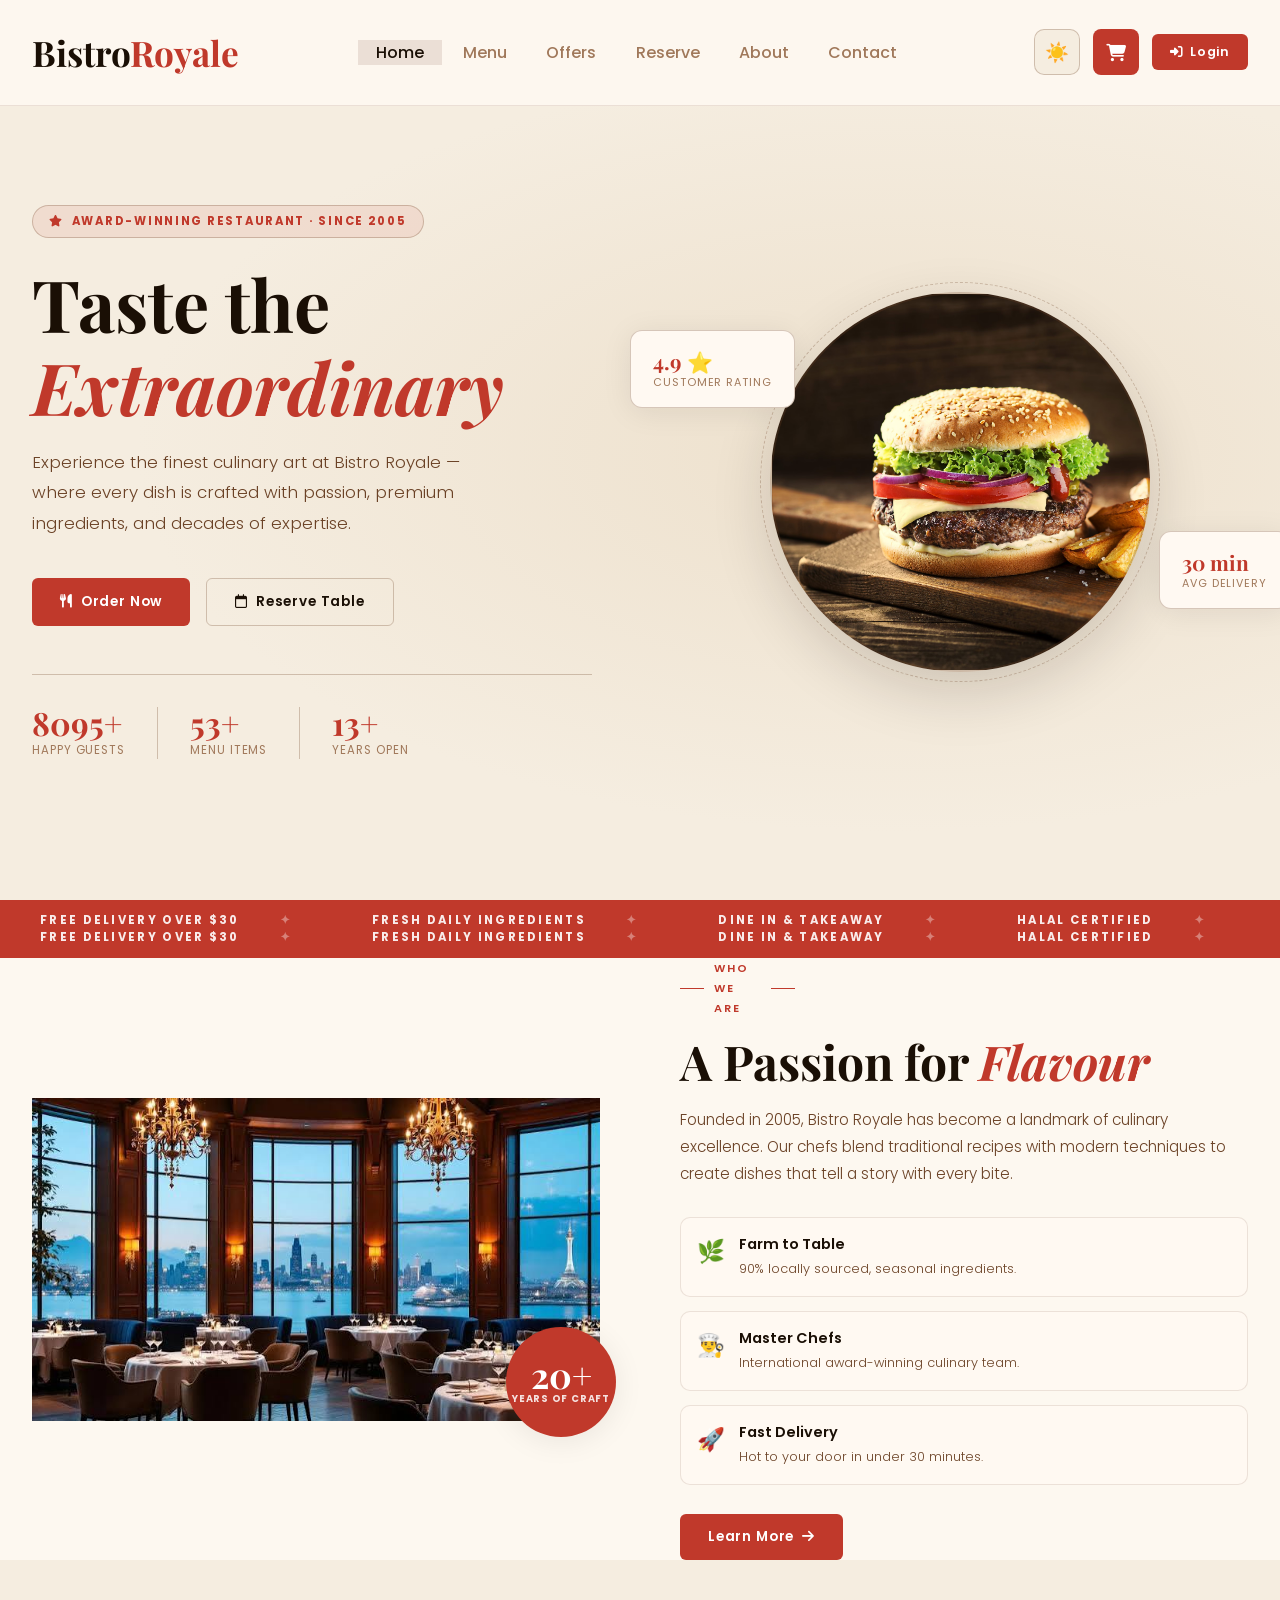
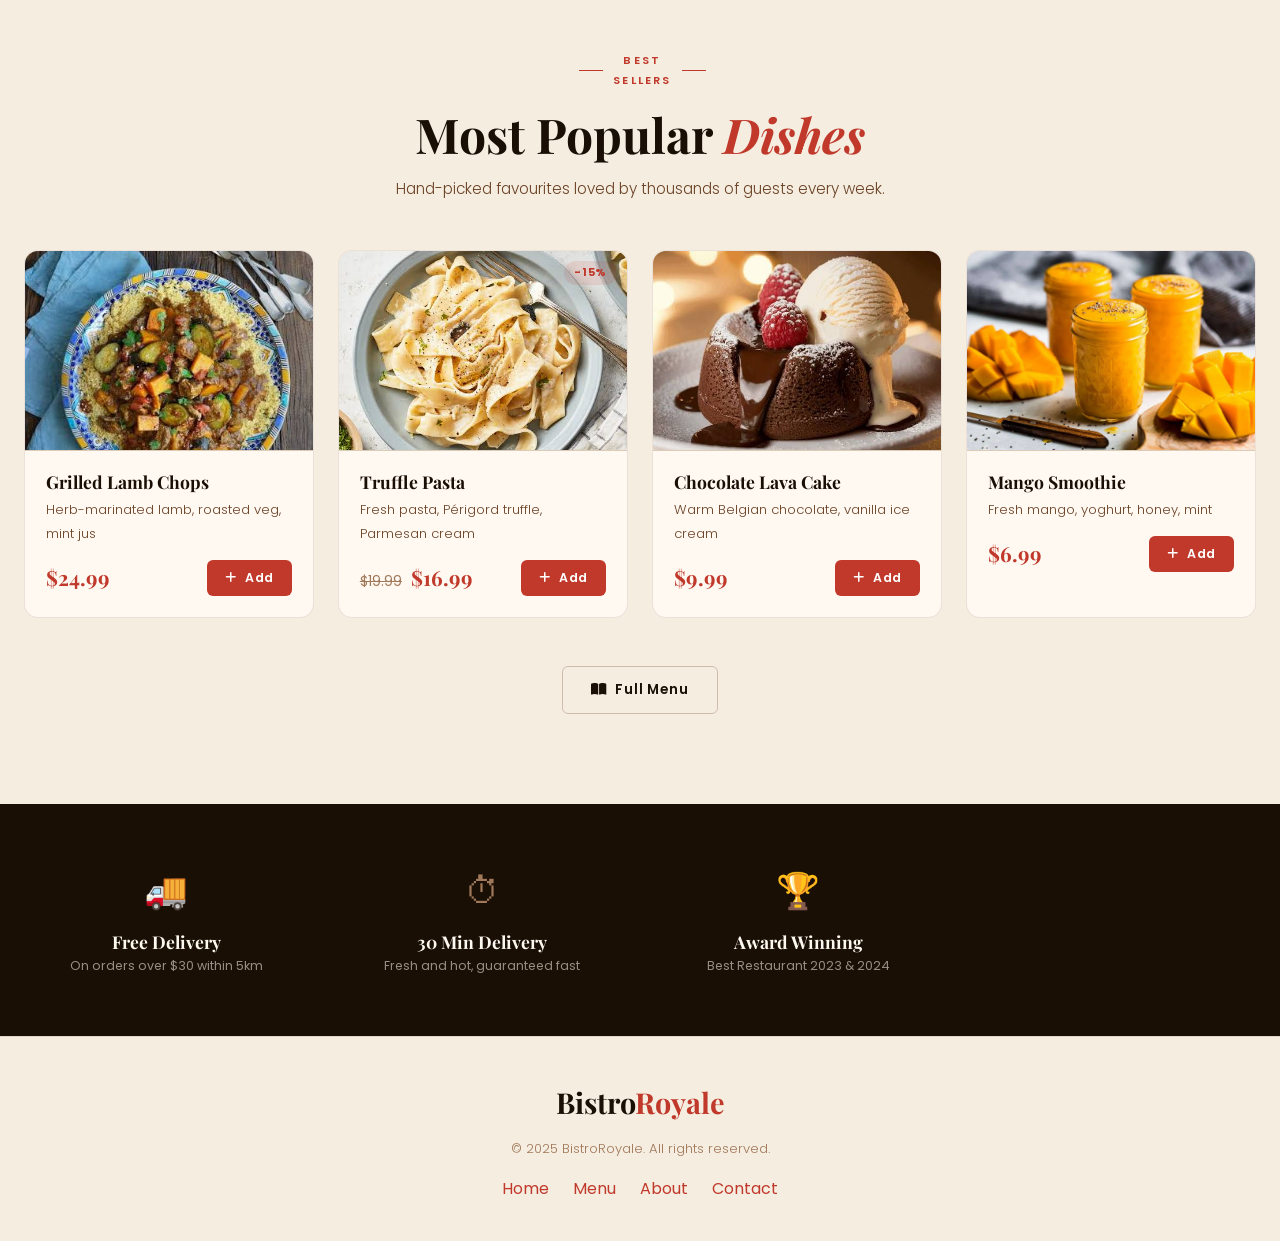
<file: index.html>
<!DOCTYPE html>
<html lang="en" data-theme="light">

<head>
  <meta charset="UTF-8">
  <meta name="viewport" content="width=device-width,initial-scale=1">
  <title>Bistro Royale — Home</title>
  <link rel="stylesheet" href="css/global.css">
  <link rel="stylesheet" href="https://cdnjs.cloudflare.com/ajax/libs/font-awesome/6.5.0/css/all.min.css">
  <style>
    /* ── HERO ── */
    .hero {
      min-height: 100vh;
      display: grid;
      grid-template-columns: 1fr 1fr;
      align-items: center;
      padding-top: 64px;
      background: var(--bg2);
      position: relative;
      overflow: hidden
    }

    .hero::before {
      content: '';
      position: absolute;
      inset: 0;
      background: radial-gradient(ellipse at 70% 50%, var(--bg3) 0%, transparent 60%)
    }

    .hero-content {
      padding: 4rem 3rem 4rem 2rem;
      position: relative;
      z-index: 2
    }

    .hero-badge {
      display: inline-flex;
      align-items: center;
      gap: 8px;
      background: var(--badge);
      border: 1px solid var(--border2);
      color: var(--accent);
      font-size: .72rem;
      font-weight: 700;
      letter-spacing: .15em;
      text-transform: uppercase;
      padding: 7px 16px;
      border-radius: 99px;
      margin-bottom: 1.5rem;
      animation: fadeInUp .6s both
    }

    .hero h1 {
      margin-bottom: 1.2rem;
      animation: fadeInUp .6s .15s both
    }

    .hero h1 em {
      color: var(--accent);
      font-style: italic;
      display: block
    }

    .hero-desc {
      font-size: 1.05rem;
      max-width: 460px;
      margin-bottom: 2.5rem;
      animation: fadeInUp .6s .3s both
    }

    .hero-cta {
      display: flex;
      gap: 1rem;
      flex-wrap: wrap;
      animation: fadeInUp .6s .45s both
    }

    .hero-stats {
      display: flex;
      gap: 2rem;
      margin-top: 3rem;
      padding-top: 2rem;
      border-top: 1px solid var(--border2);
      animation: fadeInUp .6s .6s both;
      flex-wrap: wrap
    }

    .h-stat-num {
      font-family: 'Playfair Display', serif;
      font-size: 2rem;
      font-weight: 700;
      color: var(--accent);
      line-height: 1
    }

    .h-stat-label {
      font-size: .72rem;
      color: var(--muted);
      margin-top: 3px;
      text-transform: uppercase;
      letter-spacing: .08em
    }

    .hero-visual {
      position: relative;
      display: flex;
      align-items: center;
      justify-content: center;
      padding: 4rem 2rem;
      z-index: 2
    }

    .hero-circle {
      width: 380px;
      height: 380px;
      border-radius: 50%;
      background: url(images/beef-burger.jpg);
      background-size: cover;
      background-repeat: no-repeat;
      border: 2px solid var(--border2);
      display: flex;
      align-items: center;
      justify-content: center;
      font-size: 9rem;
      animation: float 4s ease-in-out infinite;
      position: relative;
      box-shadow: var(--shadow-lg)
    }

    .hero-circle::before {
      content: '';
      
      position: absolute;
      inset: -12px;
      border-radius: 50%;
      border: 1px dashed var(--border2);
      animation: spin 20s linear infinite
    }

    .hero-float {
      position: absolute;
      background: var(--card);
      border: 1px solid var(--border2);
      border-radius: 12px;
      padding: 1rem 1.4rem;
      box-shadow: var(--shadow);
      font-size: .8rem
    }

    .hero-float.f1 {
      top: 20%;
      left: -10px;
      animation: float 3.5s .5s ease-in-out infinite
    }

    .hero-float.f2 {
      bottom: 25%;
      right: -10px;
      animation: float 4s 1s ease-in-out infinite
    }

    .hero-float .fl-val {
      font-family: 'Playfair Display', serif;
      font-size: 1.3rem;
      font-weight: 700;
      color: var(--accent)
    }

    .hero-float .fl-label {
      font-size: .68rem;
      color: var(--muted);
      text-transform: uppercase;
      letter-spacing: .08em
    }

    /* ── TICKER ── */
    .ticker {
      background: var(--accent);
      padding: 12px 0;
      overflow: hidden
    }

    [data-theme="dark"] .ticker {
      background: var(--gold)
    }

    .ticker-track {
      display: flex;
      white-space: nowrap;
      animation: tickerMove 25s linear infinite
    }

    .ticker-track span {
      font-size: .72rem;
      font-weight: 700;
      letter-spacing: .2em;
      text-transform: uppercase;
      color: rgba(255, 255, 255, .9);
      padding: 0 2.5rem
    }

    .ticker-track span::after {
      content: '✦';
      margin-left: 2.5rem;
      opacity: .4
    }

    @keyframes tickerMove {
      from {
        transform: translateX(0)
      }

      to {
        transform: translateX(-50%)
      }
    }

    /* ── ABOUT STRIP ── */
    .about-strip {
      background: var(--bg);
      display: grid;
      grid-template-columns: 1fr 1fr;
      gap: 5rem;
      align-items: center;
      padding: 0 2rem
    }

    .about-img-wrap {
      position: relative;
      border-radius: 16px;
      overflow: hidden;
      aspect-ratio: 4/5;
      background: var(--bg3);
      border: 1px solid var(--border2);
      display: flex;
      align-items: center;
      justify-content: center;
      font-size: 8rem
    }

    .about-badge {
      position: absolute;
      bottom: -16px;
      right: -16px;
      background: var(--accent);
      color: #fff;
      width: 110px;
      height: 110px;
      border-radius: 50%;
      display: flex;
      flex-direction: column;
      align-items: center;
      justify-content: center;
      text-align: center;
      box-shadow: var(--shadow)
    }

    .about-badge-num {
      font-family: 'Playfair Display', serif;
      font-size: 2.2rem;
      font-weight: 700;
      line-height: 1
    }

    .about-badge-txt {
      font-size: .6rem;
      font-weight: 700;
      letter-spacing: .08em;
      text-transform: uppercase;
      opacity: .85
    }

    .about-features {
      display: flex;
      flex-direction: column;
      gap: .9rem;
      margin: 1.8rem 0
    }

    .about-feat {
      display: flex;
      gap: .9rem;
      align-items: flex-start;
      padding: 1rem;
      background: var(--card);
      border: 1px solid var(--border);
      border-radius: 10px;
      transition: border-color .2s
    }

    .about-feat:hover {
      border-color: var(--accent)
    }

    .af-icon {
      font-size: 1.4rem;
      flex-shrink: 0
    }

    .af-title {
      font-weight: 600;
      font-size: .9rem;
      margin-bottom: 2px
    }

    .af-desc {
      font-size: .8rem
    }

    /* ── POPULAR ── */
    .popular {
      background: var(--bg2)
    }

    .pop-grid {
      display: grid;
      grid-template-columns: repeat(4, 1fr);
      gap: 1.5rem
    }

    @media(max-width:1024px) {
      .pop-grid {
        grid-template-columns: repeat(2, 1fr)
      }
    }

    @media(max-width:600px) {
      .pop-grid {
        grid-template-columns: 1fr
      }
    }

    /* ── FEATURES BAR ── */
    .features-bar {
      background: var(--text);
      padding: 60px 0
    }

    [data-theme="dark"] .features-bar {
      background: var(--accent)
    }

    .fb-inner {
      display: grid;
      grid-template-columns: repeat(4, 1fr);
      gap: 2rem;
      text-align: center
    }

    .fb-icon {
      color: var(--muted);
      font-size: 2.2rem;
      margin-bottom: .8rem
    }

    .fb-title {
      font-family: 'Playfair Display', serif;
      font-size: 1.1rem;
      font-weight: 700;
      color: var(--bg);
      margin-bottom: .3rem
    }

    [data-theme="dark"] .fb-title {
      color: var(--bg)
    }

    .fb-desc {
      font-size: .78rem;
      color: rgba(253, 248, 240, .55);
      line-height: 1.5
    }

    [data-theme="dark"] .fb-desc {
      color: rgba(15, 10, 6, .55)
    }

    @media(max-width:768px) {
      .fb-inner {
        grid-template-columns: repeat(2, 1fr)
      }
    }

    /* ── HERO RESPONSIVE ── */
    @media(max-width:900px) {
      .hero {
        grid-template-columns: 1fr
      }

      .hero-visual {
        display: none
      }

      .hero-content {
        padding: 3rem 1.5rem
      }

      .about-strip {
        gap: 3rem
      }
    }

    @media(max-width:768px) {
      .about-strip {
        grid-template-columns: 1fr;
        gap: 2rem;
        padding: 0 1rem
      }

      .about-img-wrap {
        font-size: 5rem;
        max-height: 400px
      }

      .about-badge {
        width: 90px;
        height: 90px
      }

      .about-badge-num {
        font-size: 1.8rem
      }

      .about-badge-txt {
        font-size: .55rem
      }
    }

    @media(max-width:480px) {
      .about-strip {
        gap: 1.5rem;
        padding: 0 1rem
      }

      .about-img-wrap {
        font-size: 3.5rem;
        max-height: 350px;
        aspect-ratio: 1
      }

      .about-badge {
        width: 75px;
        height: 75px;
        bottom: -10px;
        right: -10px
      }

      .about-badge-num {
        font-size: 1.5rem
      }

      .about-feat {
        padding: .8rem;
        gap: .7rem
      }

      .af-icon {
        font-size: 1.2rem
      }

      .af-title {
        font-size: .85rem
      }

      .af-desc {
        font-size: .75rem
      }
    }

    /* Responsive Navbar */
    @media(max-width:768px) {
      .page-hero {
        padding: 120px 0 60px
      }
    }

    @media(max-width:560px) {
      .page-hero {
        padding: 110px 0 50px
      }
    }
  </style>
</head>

<body>

  <!-- NAVBAR -->
  <nav class="navbar">
    <div class="nav-inner">
      <a href="index.html" class="nav-logo">Bistro<span>Royale</span></a>
      <ul class="nav-links">
        <li><a href="index.html" class="active">Home</a></li>
        <li><a href="menu.html">Menu</a></li>
        <li><a href="offers.html">Offers</a></li>
        <li><a href="reservation.html">Reserve</a></li>
        <li><a href="about.html">About</a></li>
        <li><a href="contact.html">Contact</a></li>
      </ul>
      <div class="nav-right">
        <button class="theme-toggle" aria-label="Toggle theme"></button>
        <a href="cart.html" class="cart-btn"><i class="fa-solid fa-cart-shopping"></i><span
            class="cart-count">0</span></a>
        <a href="login.html" class="btn btn-primary btn-sm nav-login-btn"><i class="fa-solid fa-right-to-bracket"></i>
          Login</a>
        <a href="profile.html" class="btn btn-outline btn-sm nav-profile-btn"
          style="display:none;align-items:center;gap:6px">
          <i class="fa-solid fa-circle-user"></i><span class="nav-user-name"></span>
        </a>
        <button class="ham" id="ham" aria-label="Menu"><span></span><span></span><span></span></button>
      </div>
    </div>
  </nav>
  <nav class="mob-nav" id="mob-nav">
    <a href="index.html">🏠 Home</a><a href="menu.html">🍽 Menu</a>
    <a href="offers.html">🎁 Offers</a><a href="reservation.html">📅 Reserve</a>
    <a href="about.html">ℹ️ About</a><a href="contact.html">📞 Contact</a>
    <a href="cart.html">🛒 Cart</a>
    <a href="profile.html" class="nav-profile-btn" style="display:none">👤 Profile</a>
    <a href="login.html" class="nav-login-btn">🔑 Login</a><a href="login.html">👤 Login</a>
  </nav>

  <main>

    <!-- HERO -->
    <section class="hero" id="hero">
      <div class="hero-content">
        <div class="hero-badge"><i class="fa-solid fa-star"></i> Award-Winning Restaurant · Since 2005</div>
        <h1>Taste the<br><em>Extraordinary</em></h1>
        <p class="hero-desc">
          Experience the finest culinary art at Bistro Royale — where every dish is
          crafted with passion, premium ingredients, and decades of expertise.
        </p>
        <div class="hero-cta">
          <a href="menu.html" class="btn btn-primary"><i class="fa-solid fa-utensils"></i> Order Now</a>
          <a href="reservation.html" class="btn btn-outline"><i class="fa-regular fa-calendar"></i> Reserve Table</a>
        </div>
        <div class="hero-stats">
          <div>
            <div class="h-stat-num" id="cnt1">0</div>
            <div class="h-stat-label">Happy Guests</div>
          </div>
          <div style="width:1px;background:var(--border2)"></div>
          <div>
            <div class="h-stat-num" id="cnt2">0</div>
            <div class="h-stat-label">Menu Items</div>
          </div>
          <div style="width:1px;background:var(--border2)"></div>
          <div>
            <div class="h-stat-num" id="cnt3">0</div>
            <div class="h-stat-label">Years Open</div>
          </div>
        </div>
      </div>
      <div class="hero-visual">
        <div class="hero-circle"></div>
        <div class="hero-float f1">
          <div class="fl-val">4.9 ⭐</div>
          <div class="fl-label">Customer Rating</div>
        </div>
        <div class="hero-float f2">
          <div class="fl-val">30 min</div>
          <div class="fl-label">Avg Delivery</div>
        </div>
      </div>
    </section>

    <!-- TICKER -->
    <div class="ticker" aria-hidden="true">
      <div class="ticker-track" id="ticker">
        <span>Free Delivery Over $30</span><span>Fresh Daily Ingredients</span>
        <span>Dine In & Takeaway</span><span>Halal Certified</span>
        <span>Special Offers Daily</span><span>Family Friendly</span>
        <span>Reservations Open</span><span>5-Star Rated</span>
      </div>
    </div>

    <!-- ABOUT STRIP -->
    <section class="about-strip section">
      <div class="fade-up">
          <img src="images/resturant.jpg" style="background: no-repeat cover;">
          <div class="about-badge">
            <span class="about-badge-num">20+</span>
            <span class="about-badge-txt">Years of Craft</span>
          </div>
        </div>
      </div>
      <div class="fade-up">
        <p class="eyebrow">Who We Are</p>
        <h2>A Passion for <em style="font-style:italic;color:var(--accent)">Flavour</em></h2>
        <p style="margin:1rem 0">
          Founded in 2005, Bistro Royale has become a landmark of culinary excellence.
          Our chefs blend traditional recipes with modern techniques to create dishes that
          tell a story with every bite.
        </p>
        <div class="about-features">
          <div class="about-feat fade-up">
            <span class="af-icon">🌿</span>
            <div>
              <div class="af-title">Farm to Table</div>
              <p class="af-desc">90% locally sourced, seasonal ingredients.</p>
            </div>
          </div>
          <div class="about-feat fade-up">
            <span class="af-icon">👨‍🍳</span>
            <div>
              <div class="af-title">Master Chefs</div>
              <p class="af-desc">International award-winning culinary team.</p>
            </div>
          </div>
          <div class="about-feat fade-up">
            <span class="af-icon">🚀</span>
            <div>
              <div class="af-title">Fast Delivery</div>
              <p class="af-desc">Hot to your door in under 30 minutes.</p>
            </div>
          </div>
        </div>
        <a href="about.html" class="btn btn-primary">Learn More <i class="fa-solid fa-arrow-right"></i></a>
      </div>
    </section>

    <!-- POPULAR DISHES -->
    <section class="popular section">
      <div class="container">
        <header class="text-center" style="margin-bottom:3rem">
          <p class="eyebrow">Best Sellers</p>
          <h2>Most Popular <em style="font-style:italic;color:var(--accent)">Dishes</em></h2>
          <p style="max-width:500px;margin:.8rem auto 0">Hand-picked favourites loved by thousands of guests every week.
          </p>
        </header>
        <div class="pop-grid" id="pop-grid"></div>
        <div class="text-center" style="margin-top:3rem">
          <a href="menu.html" class="btn btn-outline"><i class="fa-solid fa-book-open"></i> Full Menu</a>
        </div>
      </div>
    </section>

    <!-- FEATURES BAR -->
    <div class="features-bar">
      <div class="container">
        <div class="fb-inner">
          <div class="fade-up">
            <div class="fb-icon">🚚</div>
            <div class="fb-title">Free Delivery</div>
            <div class="fb-desc">On orders over $30 within 5km</div>
          </div>
          <div class="fade-up">
            <div class="fb-icon">⏱</div>
            <div class="fb-title">30 Min Delivery</div>
            <div class="fb-desc">Fresh and hot, guaranteed fast</div>
          </div>
          <div class="fade-up">
            <div class="fb-icon">🏆</div>
            <div class="fb-title">Award Winning</div>
            <div class="fb-desc">Best Restaurant 2023 & 2024</div>
          </div>
          <div class="fade-up">
            <div class="fb-icon">💳</div>
            <div class="fb-title">Easy Payment</div>
            <div class="fb-desc">Cash, card, or online payment</div>
          </div>
        </div>
      </div>
    </div>

  </main>

  <footer style="background:var(--bg2);border-top:1px solid var(--border);padding:40px 0;text-align:center">
    <div class="container">
      <p class="nav-logo" style="font-size:1.8rem;margin-bottom:.5rem">Bistro<span
          style="color:var(--accent)">Royale</span></p>
      <p style="font-size:.82rem;color:var(--muted)">© 2025 BistroRoyale. All rights reserved.</p>
      <div style="display:flex;justify-content:center;gap:1.5rem;margin-top:1rem">
        <a href="index.html">Home</a><a href="menu.html">Menu</a><a href="about.html">About</a><a
          href="contact.html">Contact</a>
      </div>
    </div>
  </footer>

  <button id="btt" aria-label="Back to top"><i class="fa-solid fa-chevron-up"></i></button>

  <script src="js/global.js"></script>
  <script>
    // Popular dishes data
    const POPULAR = [
      { id: 1, name: 'Grilled Lamb Chops', desc: 'Herb-marinated lamb, roasted veg, mint jus', price: 24.99, emoji: '🍖', img: 'images/lamb-tagine.jpg', cat: 'mains' },
      { id: 2, name: 'Truffle Pasta', desc: 'Fresh pasta, Périgord truffle, Parmesan cream', price: 19.99, emoji: '🍝', img: 'images/truffle-pappardelle.jpg', cat: 'mains', discount: 15 },
      { id: 3, name: 'Chocolate Lava Cake', desc: 'Warm Belgian chocolate, vanilla ice cream', price: 9.99, emoji: '🍫', img: 'images/chocolate-lava.jpg', cat: 'desserts' },
      { id: 4, name: 'Mango Smoothie', desc: 'Fresh mango, yoghurt, honey, mint', price: 6.99, emoji: '🥭', img: 'images/mango-smoothie.jpg', cat: 'drinks' },
    ];

    function renderPopular() {
      const grid = document.getElementById('pop-grid');
      grid.innerHTML = POPULAR.map(item => {
        const discPrice = item.discount ? (item.price * (1 - item.discount / 100)).toFixed(2) : null;
        return `<article class="food-card fade-up">
      <div class="food-card-img">
        <img src="${item.img}" alt="${item.name}" style="width:100%;height:100%;object-fit:cover" onerror="this.src='data:image/svg+xml,<svg xmlns=%22http://www.w3.org/2000/svg%22 viewBox=%220 0 200 200%22><rect fill=%22%23e0d5c7%22 width=%22200%22 height=%22200%22/><text x=%2250%25%22 y=%2250%25%22 font-size=%2280%22 text-anchor=%22middle%22 dy=%22.3em%22>${item.emoji}</text></svg>'">
        ${item.discount ? `<span class="badge badge-red" style="position:absolute;top:10px;right:10px">-${item.discount}%</span>` : ''}
      </div>
      <div class="food-card-body">
        <h4 class="food-card-name">${item.name}</h4>
        <p class="food-card-desc">${item.desc}</p>
        <div class="food-card-footer">
          <div>
            ${item.discount ? `<span class="food-old-price">$${item.price}</span>` : ''}
            <span class="food-price">$${discPrice || item.price}</span>
          </div>
          <button class="btn btn-primary btn-sm" onclick="addToCart(${item.id})">
            <i class="fa-solid fa-plus"></i> Add
          </button>
        </div>
      </div>
    </article>`;
      }).join('');
      initFadeUp();
    }

    function addToCart(id) {
      const item = POPULAR.find(i => i.id === id);
      if (item) {
        const price = item.discount ? +(item.price * (1 - item.discount / 100)).toFixed(2) : item.price;
        Cart.add({ ...item, price });
      }
    }

    // Animated counters
    function countUp(el, target, suffix = '') {
      const dur = 2000, start = performance.now();
      const run = now => {
        const p = Math.min((now - start) / dur, 1);
        el.textContent = Math.floor((1 - Math.pow(1 - p, 3)) * target) + suffix;
        if (p < 1) requestAnimationFrame(run);
      };
      requestAnimationFrame(run);
    }
    let counted = false;
    window.addEventListener('scroll', () => {
      if (counted) return;
      const el = document.getElementById('cnt1');
      if (!el) return;
      const r = el.getBoundingClientRect();
      if (r.top < innerHeight) {
        counted = true;
        countUp(document.getElementById('cnt1'), 12000, '+');
        countUp(document.getElementById('cnt2'), 80, '+');
        countUp(document.getElementById('cnt3'), 20, '+');
      }
    }, { passive: true });

    // Ticker clone
    const t = document.getElementById('ticker');
    if (t) t.parentNode.appendChild(t.cloneNode(true));

    renderPopular();
  </script>
</body>

</html>
</file>
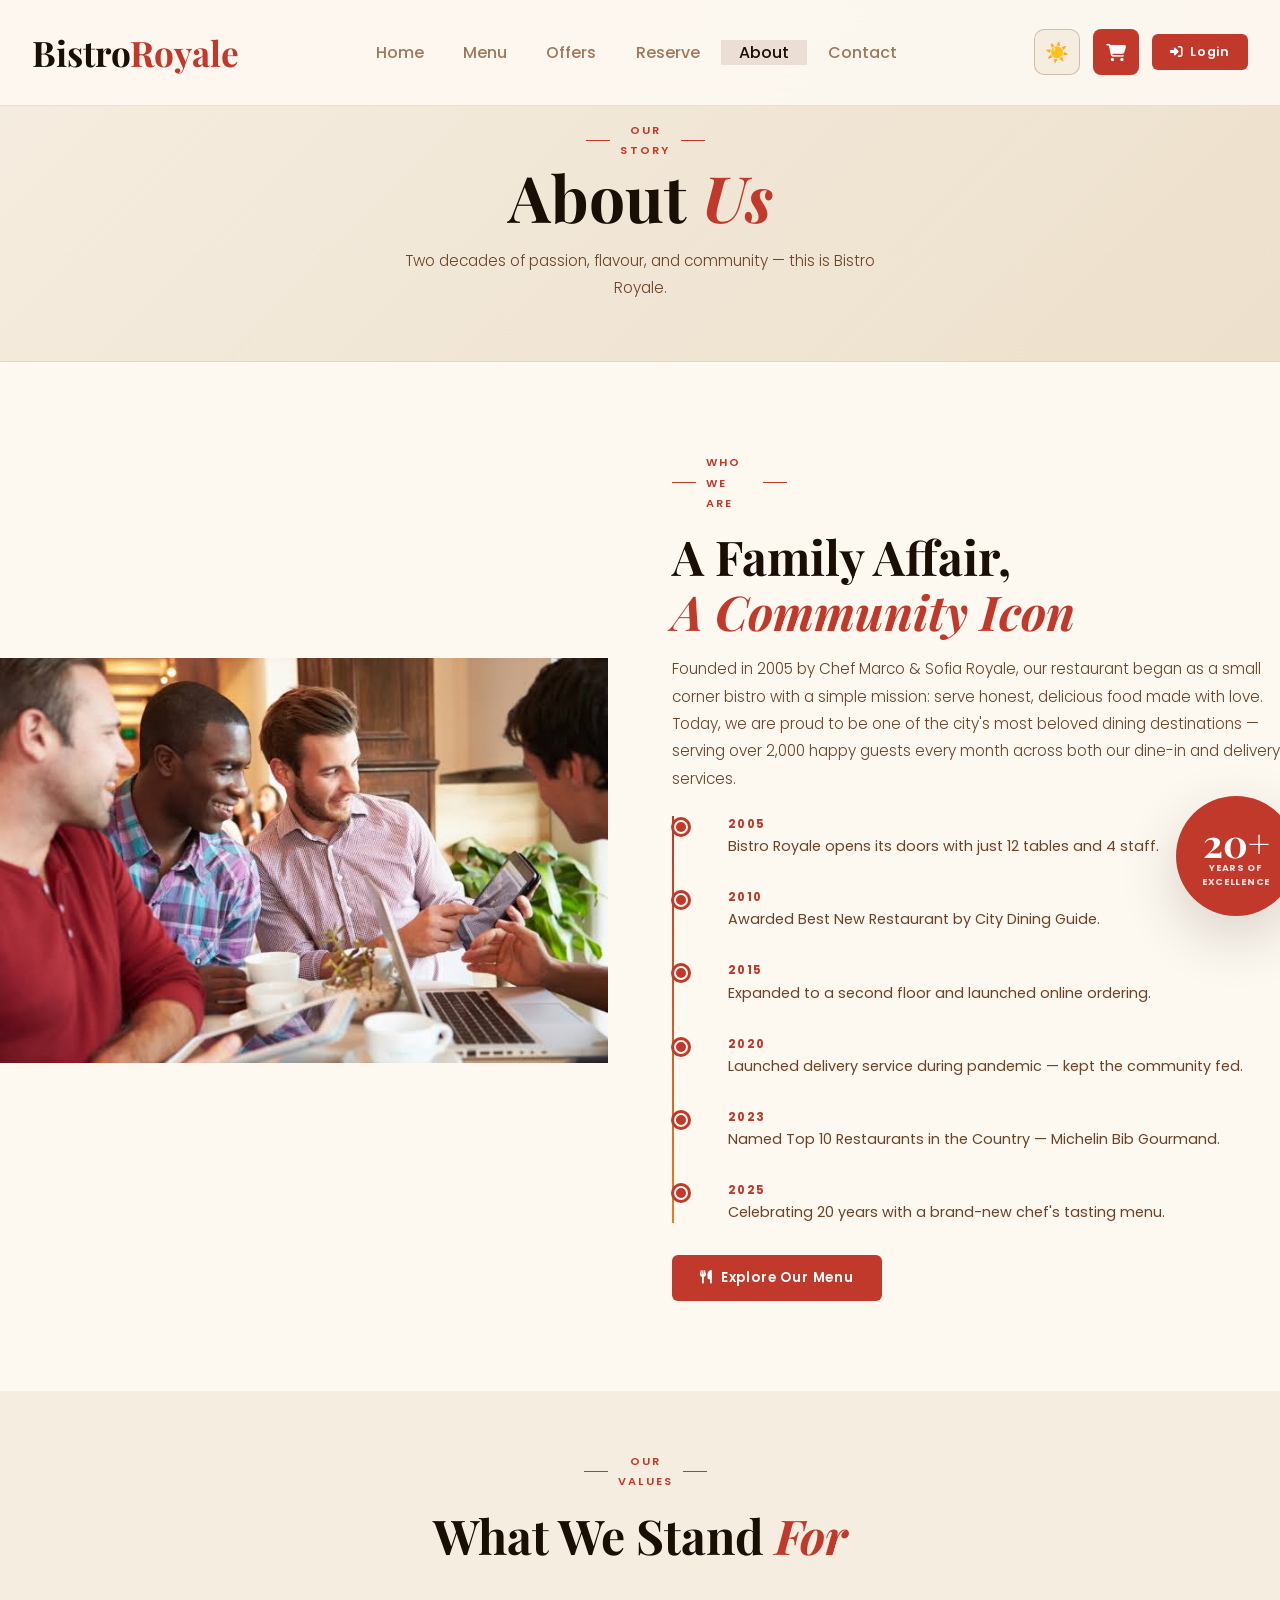
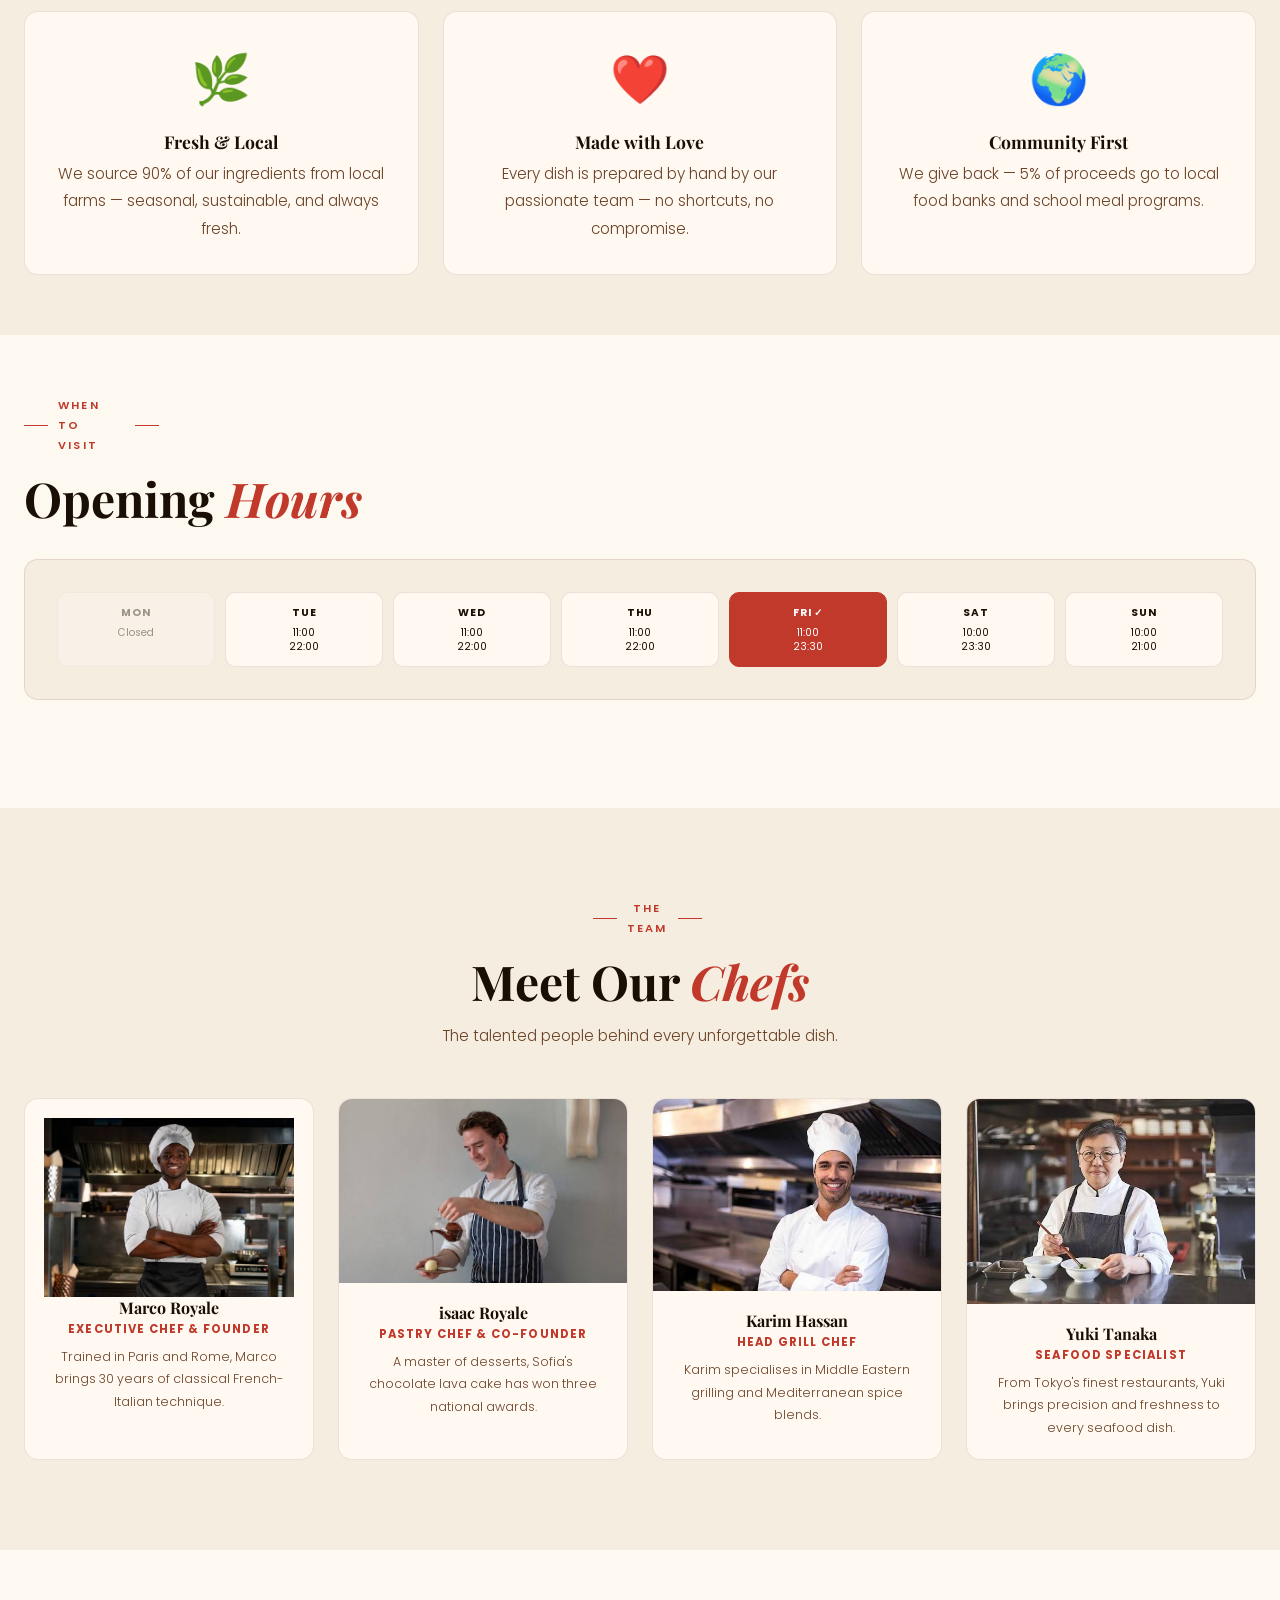
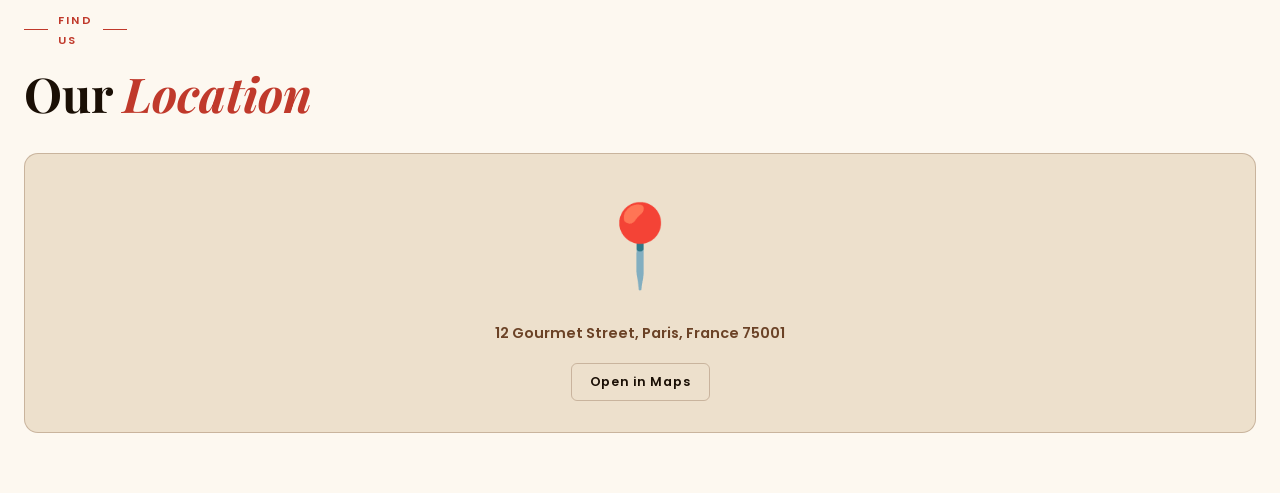
<file: about.html>
<!DOCTYPE html>
<html lang="en" data-theme="light">

<head>
  <meta charset="UTF-8">
  <meta name="viewport" content="width=device-width,initial-scale=1">
  <title>Bistro Royale — About Us</title>
  <link rel="stylesheet" href="css/global.css">
  <link rel="stylesheet" href="https://cdnjs.cloudflare.com/ajax/libs/font-awesome/6.5.0/css/all.min.css">
  <style>
    .about-story {
      display: grid;
      grid-template-columns: 1fr 1fr;
      gap: 4rem;
      align-items: center
    }

    .story-img {
      border-radius: 16px;
      background: var(--bg3);
      border: 1px solid var(--border2);
      aspect-ratio: 4/5;
      display: flex;
      align-items: center;
      justify-content: center;
      font-size: 10rem;
      position: relative;
      overflow: hidden
    }

    .story-img .bg-txt {
      position: absolute;
      font-family: 'Playfair Display', serif;
      font-size: 16rem;
      font-weight: 900;
      opacity: .05;
      color: var(--accent);
      line-height: 1
    }

    .story-badge {
      position: absolute;
      bottom: -16px;
      right: -16px;
      background: var(--accent);
      color: #fff;
      width: 120px;
      height: 120px;
      border-radius: 50%;
      display: flex;
      flex-direction: column;
      align-items: center;
      justify-content: center;
      text-align: center;
      box-shadow: var(--shadow-lg)
    }

    .badge-num {
      font-family: 'Playfair Display', serif;
      font-size: 2.4rem;
      font-weight: 700;
      line-height: 1
    }

    .badge-txt {
      font-size: .58rem;
      font-weight: 700;
      letter-spacing: .08em;
      text-transform: uppercase;
      opacity: .85
    }

    /* Values grid */
    .values-grid {
      display: grid;
      grid-template-columns: repeat(3, 1fr);
      gap: 1.5rem
    }

    .value-card {
      background: var(--card);
      border: 1px solid var(--border);
      border-radius: 14px;
      padding: 2rem;
      text-align: center;
      transition: all .3s
    }

    .value-card:hover {
      transform: translateY(-5px);
      box-shadow: var(--shadow-lg);
      border-color: var(--accent)
    }

    .value-icon {
      font-size: 3rem;
      margin-bottom: 1rem;
      display: block;
      animation: float 3s ease-in-out infinite
    }

    .value-card:nth-child(2) .value-icon {
      animation-delay: .5s
    }

    .value-card:nth-child(3) .value-icon {
      animation-delay: 1s
    }

    .value-card h4 {
      font-size: 1.1rem;
      margin-bottom: .5rem
    }

    /* Chefs */
    .chefs-grid {
      display: grid;
      grid-template-columns: repeat(4, 1fr);
      gap: 1.5rem
    }

    .chef-card {
      background: var(--card);
      border: 1px solid var(--border);
      border-radius: 14px;
      overflow: hidden;
      transition: all .3s;
      text-align: center
    }

    .chef-card:hover {
      transform: translateY(-5px);
      box-shadow: var(--shadow-lg);
      border-color: var(--accent)
    }

    .chef-avatar {
      height: 180px;
      background: var(--bg3);
      display: flex;
      align-items: center;
      justify-content: center;
      font-size: 5rem;
      border-bottom: 1px solid var(--border);
      position: relative
    }

    .chef-avatar::after {
      content: '';
      position: absolute;
      inset: 0;
      background: linear-gradient(to bottom, transparent 60%, var(--accent-glow, rgba(192, 57, 43, .1)))
    }

    .chef-info {
      padding: 1.2rem
    }

    .chef-name {
      font-family: 'Playfair Display', serif;
      font-size: 1rem;
      font-weight: 700;
      margin-bottom: .2rem
    }

    .chef-role {
      font-size: .72rem;
      font-weight: 700;
      text-transform: uppercase;
      letter-spacing: .1em;
      color: var(--accent);
      margin-bottom: .5rem
    }

    .chef-bio {
      font-size: .78rem;
      color: var(--text2)
    }

    /* Hours strip */
    .hours-strip {
      background: var(--bg2);
      border: 1px solid var(--border);
      border-radius: 14px;
      padding: 2rem;
      margin-bottom: 3rem
    }

    .hours-strip h3 {
      margin-bottom: 1.2rem;
      font-size: 1.2rem
    }

    .hours-grid {
      display: grid;
      grid-template-columns: repeat(7, 1fr);
      gap: .6rem
    }

    .day-box {
      text-align: center;
      padding: .8rem .3rem;
      border-radius: 10px;
      border: 1px solid var(--border);
      background: var(--card);
      transition: all .2s
    }

    .day-box:hover {
      border-color: var(--accent)
    }

    .day-box.today {
      background: var(--accent);
      border-color: var(--accent);
      color: #fff
    }

    .day-box.closed {
      opacity: .4
    }

    .day-name {
      font-size: .65rem;
      font-weight: 700;
      text-transform: uppercase;
      letter-spacing: .08em;
      margin-bottom: .3rem
    }

    .day-hrs {
      font-size: .65rem;
      line-height: 1.3
    }

    .day-box.today .day-name,
    .day-box.today .day-hrs {
      color: #fff
    }

    /* Map placeholder */
    .map-box {
      background: var(--bg3);
      border: 1px solid var(--border2);
      border-radius: 14px;
      height: 280px;
      display: flex;
      align-items: center;
      justify-content: center;
      font-size: 5rem;
      flex-direction: column;
      gap: 1rem;
      color: var(--muted)
    }

    .map-box p {
      font-size: .9rem;
      font-weight: 600
    }

    /* Timeline */
    .timeline {
      position: relative;
      padding-left: 2rem
    }

    .timeline::before {
      content: '';
      position: absolute;
      left: 0;
      top: 0;
      bottom: 0;
      width: 2px;
      background: linear-gradient(to bottom, var(--accent), var(--accent2))
    }

    .tl-item {
      position: relative;
      margin-bottom: 2rem;
      padding-left: 1.5rem
    }

    .tl-item::before {
      content: '';
      position: absolute;
      left: -1.9rem;
      top: 4px;
      width: 14px;
      height: 14px;
      border-radius: 50%;
      background: var(--accent);
      border: 2px solid var(--bg);
      box-shadow: 0 0 0 3px var(--accent)
    }

    .tl-year {
      font-size: .72rem;
      font-weight: 700;
      color: var(--accent);
      text-transform: uppercase;
      letter-spacing: .12em;
      margin-bottom: .2rem
    }

    .tl-text {
      font-size: .9rem;
      color: var(--text2)
    }

    @media(max-width:1024px) {
      .chefs-grid {
        grid-template-columns: repeat(2, 1fr)
      }

      .hours-grid {
        grid-template-columns: repeat(4, 1fr)
      }
    }

    @media(max-width:768px) {
      .about-story {
        grid-template-columns: 1fr
      }

      .values-grid {
        grid-template-columns: 1fr
      }

      .chefs-grid {
        grid-template-columns: repeat(2, 1fr)
      }

      .hours-grid {
        grid-template-columns: repeat(2, 1fr)
      }
    }

    /* Responsive Navbar */
    @media(max-width:768px) {
      .page-hero {
        padding: 120px 0 60px
      }
    }

    @media(max-width:560px) {
      .page-hero {
        padding: 110px 0 50px
      }
    }
  </style>
</head>

<body>
  <nav class="navbar">
    <div class="nav-inner">
      <a href="index.html" class="nav-logo">Bistro<span>Royale</span></a>
      <ul class="nav-links">
        <li><a href="index.html">Home</a></li>
        <li><a href="menu.html">Menu</a></li>
        <li><a href="offers.html">Offers</a></li>
        <li><a href="reservation.html">Reserve</a></li>
        <li><a href="about.html" class="active">About</a></li>
        <li><a href="contact.html">Contact</a></li>
      </ul>
      <div class="nav-right">
        <button class="theme-toggle"></button>
        <a href="cart.html" class="cart-btn"><i class="fa-solid fa-cart-shopping"></i><span
            class="cart-count">0</span></a>
        <a href="login.html" class="btn btn-primary btn-sm nav-login-btn"><i class="fa-solid fa-right-to-bracket"></i>
          Login</a>
        <a href="profile.html" class="btn btn-outline btn-sm nav-profile-btn"
          style="display:none;align-items:center;gap:6px">
          <i class="fa-solid fa-circle-user"></i><span class="nav-user-name"></span>
        </a>
        <button class="ham" id="ham"><span></span><span></span><span></span></button>
      </div>
    </div>
  </nav>
  <nav class="mob-nav" id="mob-nav">
    <a href="index.html">🏠 Home</a><a href="menu.html">🍽 Menu</a><a href="cart.html">🛒 Cart</a>
    <a href="profile.html" class="nav-profile-btn" style="display:none">👤 Profile</a>
    <a href="login.html" class="nav-login-btn">🔑 Login</a>
  </nav>

  <div class="page-hero">
    <div class="container">
      <p class="eyebrow">Our Story</p>
      <h1>About <em style="font-style:italic;color:var(--accent)">Us</em></h1>
      <p>Two decades of passion, flavour, and community — this is Bistro Royale.</p>
    </div>
  </div>

  <main>

    <!-- Story -->
    <section class="section">
      <div class="about-story">
        <div class="fade-up" style="position:relative;padding-bottom:2rem">
          <span style="position:relative;z-index:1;font-size:9rem;animation:float 4s ease-in-out infinite"><img
              src="images/we.jpg"></span>
        </div>
        <div class="story-badge">
          <span class="badge-num">20+</span>
          <span class="badge-txt">Years of Excellence</span>
        </div>
        <div class="fade-up">
          <p class="eyebrow">Who We Are</p>
          <h2>A Family Affair,<br><em style="color:var(--accent);font-style:italic">A Community Icon</em></h2>
          <p style="margin:1rem 0">
            Founded in 2005 by Chef Marco & Sofia Royale, our restaurant began as a small corner
            bistro with a simple mission: serve honest, delicious food made with love. Today, we are
            proud to be one of the city's most beloved dining destinations — serving over 2,000 happy
            guests every month across both our dine-in and delivery services.
          </p>
          <div class="timeline" style="margin:1.5rem 0">
            <div class="tl-item fade-up">
              <div class="tl-year">2005</div>
              <div class="tl-text">Bistro Royale opens its doors with just 12 tables and 4 staff.</div>
            </div>
            <div class="tl-item fade-up">
              <div class="tl-year">2010</div>
              <div class="tl-text">Awarded Best New Restaurant by City Dining Guide.</div>
            </div>
            <div class="tl-item fade-up">
              <div class="tl-year">2015</div>
              <div class="tl-text">Expanded to a second floor and launched online ordering.</div>
            </div>
            <div class="tl-item fade-up">
              <div class="tl-year">2020</div>
              <div class="tl-text">Launched delivery service during pandemic — kept the community fed.</div>
            </div>
            <div class="tl-item fade-up">
              <div class="tl-year">2023</div>
              <div class="tl-text">Named Top 10 Restaurants in the Country — Michelin Bib Gourmand.</div>
            </div>
            <div class="tl-item fade-up">
              <div class="tl-year">2025</div>
              <div class="tl-text">Celebrating 20 years with a brand-new chef's tasting menu.</div>
            </div>
          </div>
          <a href="menu.html" class="btn btn-primary"><i class="fa-solid fa-utensils"></i> Explore Our Menu</a>
        </div>
      </div>
      </div>
    </section>

    <!-- Values -->
    <section class="section-sm" style="background:var(--bg2)">
      <div class="container">
        <header class="text-center" style="margin-bottom:3rem">
          <p class="eyebrow">Our Values</p>
          <h2>What We Stand <em style="font-style:italic;color:var(--accent)">For</em></h2>
        </header>
        <div class="values-grid">
          <div class="value-card fade-up">
            <span class="value-icon">🌿</span>
            <h4>Fresh & Local</h4>
            <p>We source 90% of our ingredients from local farms — seasonal, sustainable, and always fresh.</p>
          </div>
          <div class="value-card fade-up">
            <span class="value-icon">❤️</span>
            <h4>Made with Love</h4>
            <p>Every dish is prepared by hand by our passionate team — no shortcuts, no compromise.</p>
          </div>
          <div class="value-card fade-up">
            <span class="value-icon">🌍</span>
            <h4>Community First</h4>
            <p>We give back — 5% of proceeds go to local food banks and school meal programs.</p>
          </div>
        </div>
      </div>
    </section>

    <!-- Working Hours -->
    <section class="section-sm">
      <div class="container">
        <header style="margin-bottom:2rem">
          <p class="eyebrow">When to Visit</p>
          <h2>Opening <em style="font-style:italic;color:var(--accent)">Hours</em></h2>
        </header>
        <div class="hours-strip">
          <div class="hours-grid">
            <div class="day-box closed">
              <div class="day-name">Mon</div>
              <div class="day-hrs">Closed</div>
            </div>
            <div class="day-box">
              <div class="day-name">Tue</div>
              <div class="day-hrs">11:00<br>22:00</div>
            </div>
            <div class="day-box">
              <div class="day-name">Wed</div>
              <div class="day-hrs">11:00<br>22:00</div>
            </div>
            <div class="day-box">
              <div class="day-name">Thu</div>
              <div class="day-hrs">11:00<br>22:00</div>
            </div>
            <div class="day-box today">
              <div class="day-name">Fri ✓</div>
              <div class="day-hrs">11:00<br>23:30</div>
            </div>
            <div class="day-box">
              <div class="day-name">Sat</div>
              <div class="day-hrs">10:00<br>23:30</div>
            </div>
            <div class="day-box">
              <div class="day-name">Sun</div>
              <div class="day-hrs">10:00<br>21:00</div>
            </div>
          </div>
        </div>
      </div>
    </section>

    <!-- Chefs -->
    <section class="section" style="background:var(--bg2)">
      <div class="container">
        <header class="text-center" style="margin-bottom:3rem">
          <p class="eyebrow">The Team</p>
          <h2>Meet Our <em style="font-style:italic;color:var(--accent)">Chefs</em></h2>
          <p style="max-width:500px;margin:.8rem auto 0">The talented people behind every unforgettable dish.</p>
        </header>
        <div class="chefs-grid">
          <div class="chef-card fade-up">
            <div class="chef-info">
              <img src="images/chef1.jpg" alt="">
              <div class="chef-name">Marco Royale</div>
              <div class="chef-role">Executive Chef & Founder</div>
              <p class="chef-bio">Trained in Paris and Rome, Marco brings 30 years of classical French-Italian
                technique.</p>
            </div>
          </div>
          <div class="chef-card fade-up">
            <img src="images/chef2.jpg">
            <div class="chef-info">
              <div class="chef-name">isaac Royale</div>
              <div class="chef-role">Pastry Chef & Co-founder</div>
              <p class="chef-bio">A master of desserts, Sofia's chocolate lava cake has won three national awards.</p>
            </div>
          </div>
          <div class="chef-card fade-up">
            <img src="images/chef3.jpg">

            <div class="chef-info">
              <div class="chef-name">Karim Hassan</div>
              <div class="chef-role">Head Grill Chef</div>
              <p class="chef-bio">Karim specialises in Middle Eastern grilling and Mediterranean spice blends.</p>
            </div>
          </div>
          <div class="chef-card fade-up">
            <img src="images/chef4.jpg">
            <div class="chef-info">
              <div class="chef-name">Yuki Tanaka</div>
              <div class="chef-role">Seafood Specialist</div>
              <p class="chef-bio">From Tokyo's finest restaurants, Yuki brings precision and freshness to every seafood
                dish.</p>
            </div>
          </div>
        </div>
      </div>
    </section>

    <!-- Location -->
    <section class="section-sm">
      <div class="container">
        <header style="margin-bottom:2rem">
          <p class="eyebrow">Find Us</p>
          <h2>Our <em style="font-style:italic;color:var(--accent)">Location</em></h2>
        </header>
        <div class="map-box">
          <span>📍</span>
          <p>12 Gourmet Street, Paris, France 75001</p>
          <a href="https://maps.google.com" target="_blank" class="btn btn-outline btn-sm">Open in Maps</a>
        </div>
      </div>
    </section>

  </main>

  <button id="btt" aria-label="Back to top"><i class="fa-solid fa-chevron-up"></i></button>
  <script src="js/global.js"></script>
</body>

</html>
</file>
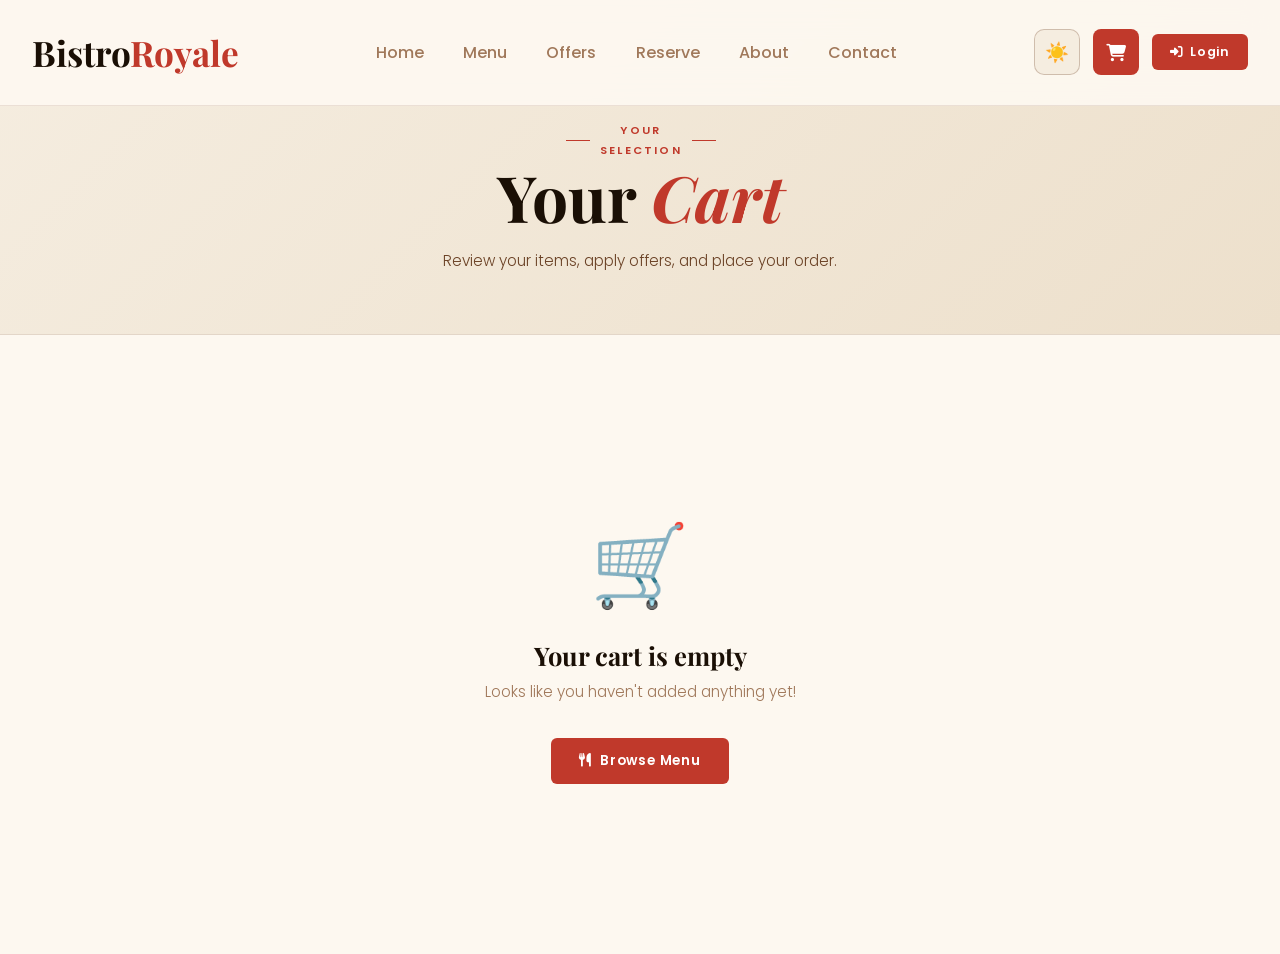
<file: cart.html>
<!DOCTYPE html>
<html lang="en" data-theme="light">

<head>
  <meta charset="UTF-8">
  <meta name="viewport" content="width=device-width,initial-scale=1">
  <title>Bistro Royale — Cart</title>
  <link rel="stylesheet" href="css/global.css">
  <link rel="stylesheet" href="https://cdnjs.cloudflare.com/ajax/libs/font-awesome/6.5.0/css/all.min.css">
  <style>
    .cart-layout {
      display: grid;
      grid-template-columns: 1fr 360px;
      gap: 2rem;
      align-items: start
    }

    .cart-items-wrap {
      background: var(--card);
      border: 1px solid var(--border);
      border-radius: 16px;
      overflow: hidden
    }

    .cart-head {
      padding: 1.5rem;
      border-bottom: 1px solid var(--border);
      display: flex;
      justify-content: space-between;
      align-items: center
    }

    .cart-head h3 {
      font-size: 1.3rem
    }

    .cart-item {
      display: grid;
      grid-template-columns: 80px 1fr auto;
      gap: 1.2rem;
      align-items: center;
      padding: 1.2rem 1.5rem;
      border-bottom: 1px solid var(--border);
      transition: background .2s;
      animation: fadeInUp .3s both
    }

    .cart-item:last-child {
      border-bottom: none
    }

    @media(max-width:768px) {
      .cart-item {
        grid-template-columns: 70px 1fr;
        gap: 1rem;
        padding: 1rem;
      }

      .item-right {
        grid-column: 1 / -1;
        display: flex;
        justify-content: space-between;
        align-items: center;
        width: 100%;
        margin-top: 0.5rem;
      }
    }

    @media(max-width:560px) {
      .cart-item {
        grid-template-columns: 1fr;
        gap: 0.8rem;
        padding: 0.8rem;
      }

      .cart-item-img {
        width: 100%;
        height: 100px;
      }
    }

    .cart-item:hover {
      background: var(--badge)
    }

    /* Responsive Navbar */
    @media(max-width:768px) {
      .page-hero {
        padding: 120px 0 60px
      }
    }

    @media(max-width:560px) {
      .page-hero {
        padding: 110px 0 50px
      }
    }

    .cart-item-img {
      width: 80px;
      height: 80px;
      border-radius: 12px;
      background: var(--bg3);
      display: flex;
      align-items: center;
      justify-content: center;
      font-size: 2.8rem;
      border: 1px solid var(--border);
      flex-shrink: 0
    }

    .cart-item-name {
      font-family: 'Playfair Display', serif;
      font-size: 1rem;
      font-weight: 700;
      margin-bottom: .2rem
    }

    .cart-item-desc {
      font-size: .78rem;
      color: var(--muted);
      margin-bottom: .6rem
    }

    .cart-item-price {
      font-size: .9rem;
      color: var(--accent);
      font-weight: 700
    }

    .qty-ctrl {
      display: flex;
      align-items: center;
      gap: .5rem
    }

    .qty-ctrl button {
      width: 32px;
      height: 32px;
      border-radius: 8px;
      border: 1.5px solid var(--border2);
      background: transparent;
      color: var(--text);
      cursor: pointer;
      font-size: .9rem;
      transition: all .2s;
      display: flex;
      align-items: center;
      justify-content: center
    }

    .qty-ctrl button:hover {
      border-color: var(--accent);
      color: var(--accent)
    }

    .qty-ctrl span {
      font-weight: 700;
      min-width: 24px;
      text-align: center
    }

    .del-btn {
      background: none;
      border: none;
      color: var(--muted);
      cursor: pointer;
      font-size: 1rem;
      padding: 6px;
      border-radius: 6px;
      transition: all .2s
    }

    .del-btn:hover {
      color: #e74c3c;
      background: rgba(231, 76, 60, .1)
    }

    .item-right {
      display: flex;
      flex-direction: column;
      align-items: flex-end;
      gap: .6rem
    }

    .item-total {
      font-family: 'Playfair Display', serif;
      font-size: 1.1rem;
      font-weight: 700;
      color: var(--text)
    }

    /* Summary */
    .summary-card {
      background: var(--card);
      border: 1px solid var(--border);
      border-radius: 16px;
      padding: 1.8rem;
      position: sticky;
      top: 90px
    }

    .summary-card h3 {
      font-size: 1.3rem;
      margin-bottom: 1.5rem;
      padding-bottom: 1rem;
      border-bottom: 1px solid var(--border)
    }

    .summary-row {
      display: flex;
      justify-content: space-between;
      align-items: center;
      margin-bottom: .9rem;
      font-size: .9rem;
      color: var(--text2)
    }

    .summary-row.total {
      font-size: 1.1rem;
      font-weight: 700;
      color: var(--text);
      border-top: 1px solid var(--border2);
      padding-top: 1rem;
      margin-top: .5rem
    }

    .summary-row.total .price {
      color: var(--accent);
      font-family: 'Playfair Display', serif;
      font-size: 1.4rem
    }

    .promo-row {
      display: flex;
      gap: .6rem;
      margin: 1.2rem 0
    }

    .promo-row input {
      flex: 1;
      padding: 10px 13px;
      background: var(--input);
      border: 1.5px solid var(--border2);
      border-radius: 8px;
      color: var(--text);
      font-family: 'Poppins', sans-serif;
      font-size: .85rem;
      outline: none;
      transition: border-color .2s
    }

    .promo-row input:focus {
      border-color: var(--accent)
    }

    .promo-row button {
      padding: 10px 16px;
      background: var(--accent);
      color: #fff;
      border: none;
      border-radius: 8px;
      font-weight: 600;
      font-size: .8rem;
      cursor: pointer;
      white-space: nowrap
    }

    .delivery-opts {
      display: flex;
      flex-direction: column;
      gap: .6rem;
      margin: 1.2rem 0
    }

    .delivery-opt {
      display: flex;
      align-items: center;
      gap: .8rem;
      padding: .9rem 1rem;
      border: 1.5px solid var(--border2);
      border-radius: 8px;
      cursor: pointer;
      transition: all .2s;
      font-size: .85rem;
      user-select: none
    }

    .delivery-opt:hover {
      border-color: var(--accent);
      background: rgba(var(--accent-rgb), 0.05)
    }

    .delivery-opt.selected {
      border-color: var(--accent);
      background: var(--badge)
    }

    .delivery-opt input {
      accent-color: var(--accent);
      cursor: pointer
    }

    .delivery-label {
      flex: 1
    }

    .delivery-price {
      font-weight: 700;
      color: var(--accent)
    }

    /* Empty state */
    .empty-cart {
      text-align: center;
      padding: 5rem 2rem
    }

    .empty-icon {
      font-size: 5rem;
      margin-bottom: 1rem;
      animation: float 3s ease-in-out infinite;
      display: block
    }

    .empty-title {
      font-family: 'Playfair Display', serif;
      font-size: 1.6rem;
      margin-bottom: .5rem
    }

    /* Checkout btn animation */
    @keyframes shimmer {
      0% {
        background-position: -200% center
      }

      100% {
        background-position: 200% center
      }
    }

    .checkout-btn {
      background: linear-gradient(90deg, var(--accent), var(--accent2), var(--accent));
      background-size: 200% auto;
      animation: shimmer 2s linear infinite
    }

    .checkout-btn:hover {
      animation: none;
      background: var(--accent2)
    }

    @media(max-width:900px) {
      .cart-layout {
        grid-template-columns: 1fr
      }
    }
  </style>
</head>

<body>
  <nav class="navbar">
    <div class="nav-inner">
      <a href="index.html" class="nav-logo">Bistro<span>Royale</span></a>
      <ul class="nav-links">
        <li><a href="index.html">Home</a></li>
        <li><a href="menu.html">Menu</a></li>
        <li><a href="offers.html">Offers</a></li>
        <li><a href="reservation.html">Reserve</a></li>
        <li><a href="about.html">About</a></li>
        <li><a href="contact.html">Contact</a></li>
      </ul>
      <div class="nav-right">
        <button class="theme-toggle"></button>
        <a href="cart.html" class="cart-btn"><i class="fa-solid fa-cart-shopping"></i><span
            class="cart-count">0</span></a>
        <a href="login.html" class="btn btn-primary btn-sm nav-login-btn"><i class="fa-solid fa-right-to-bracket"></i>
          Login</a>
        <a href="profile.html" class="btn btn-outline btn-sm nav-profile-btn"
          style="display:none;align-items:center;gap:6px">
          <i class="fa-solid fa-circle-user"></i><span class="nav-user-name"></span>
        </a>
        <button class="ham" id="ham"><span></span><span></span><span></span></button>
      </div>
    </div>
  </nav>
  <nav class="mob-nav" id="mob-nav">
    <a href="index.html">🏠 Home</a><a href="menu.html">🍽 Menu</a><a href="cart.html">🛒 Cart</a>
    <a href="profile.html" class="nav-profile-btn" style="display:none">👤 Profile</a>
    <a href="login.html" class="nav-login-btn">🔑 Login</a>
  </nav>

  <div class="page-hero">
    <div class="container">
      <p class="eyebrow">Your Selection</p>
      <h1>Your <em style="font-style:italic;color:var(--accent)">Cart</em></h1>
      <p>Review your items, apply offers, and place your order.</p>
    </div>
  </div>

  <main class="section">
    <div class="container">
      <div id="cart-content"></div>
    </div>
  </main>

  <button id="btt" aria-label="Back to top"><i class="fa-solid fa-chevron-up"></i></button>
  <script src="js/global.js"></script>
  <script>
    let promoApplied = false;
    let deliveryFee = 2.99;
    let selectedDeliveryIndex = 0;

    function renderCart() {
      const items = Cart.get();
      const content = document.getElementById('cart-content');

      if (!items.length) {
        content.innerHTML = `
      <div class="empty-cart">
        <span class="empty-icon">🛒</span>
        <h2 class="empty-title">Your cart is empty</h2>
        <p style="color:var(--muted);margin-bottom:2rem">Looks like you haven't added anything yet!</p>
        <a href="menu.html" class="btn btn-primary"><i class="fa-solid fa-utensils"></i> Browse Menu</a>
      </div>`;
        return;
      }

      const subtotal = Cart.total();
      const discount = promoApplied ? subtotal * 0.1 : 0;
      const total = subtotal - discount + deliveryFee;

      content.innerHTML = `
    <div class="cart-layout">
      <!-- Items -->
      <div>
        <div class="cart-items-wrap">
          <div class="cart-head">
            <h3><i class="fa-solid fa-basket-shopping" style="color:var(--accent);margin-right:.5rem"></i>
              Items (${Cart.count()})
            </h3>
            <button class="btn btn-outline btn-sm" onclick="clearAll()">
              <i class="fa-solid fa-trash"></i> Clear All
            </button>
          </div>
          ${items.map((item, i) => `
            <div class="cart-item" id="item-${item.id}" style="animation-delay:${i * 60}ms">
              <div class="cart-item-img" style="display:flex;align-items:center;justify-content:center;background:var(--bg3);border-radius:8px;overflow:hidden"><img src="${item.img}" alt="${item.name}" style="width:100%;height:100%;object-fit:cover" onerror="this.src='data:image/svg+xml,<svg xmlns=%22http://www.w3.org/2000/svg%22 viewBox=%220 0 200 200%22><rect fill=%22%23e0d5c7%22 width=%22200%22 height=%22200%22/><text x=%2250%25%22 y=%2250%25%22 font-size=%2280%22 text-anchor=%22middle%22 dy=%22.3em%22>${item.emoji || '🍽'}</text></svg>'"></div>
              <div>
                <div class="cart-item-name">${item.name}</div>
                <div class="cart-item-desc">${item.desc || item.cat}</div>
                <div class="cart-item-price">$${item.price.toFixed(2)} each</div>
                <div class="qty-ctrl" style="margin-top:.5rem">
                  <button onclick="changeQty(${item.id}, ${(item.qty || 1) - 1})" aria-label="Decrease">
                    <i class="fa-solid fa-minus"></i>
                  </button>
                  <span id="qty-${item.id}">${item.qty || 1}</span>
                  <button onclick="changeQty(${item.id}, ${(item.qty || 1) + 1})" aria-label="Increase">
                    <i class="fa-solid fa-plus"></i>
                  </button>
                </div>
              </div>
              <div class="item-right">
                <button class="del-btn" onclick="removeItem(${item.id})" aria-label="Remove item">
                  <i class="fa-solid fa-xmark"></i>
                </button>
                <div class="item-total">$${(item.price * (item.qty || 1)).toFixed(2)}</div>
              </div>
            </div>
          `).join('')}
        </div>

        <!-- Add more -->
        <div style="margin-top:1.5rem;text-align:center">
          <a href="menu.html" class="btn btn-outline">
            <i class="fa-solid fa-plus"></i> Add More Items
          </a>
        </div>
      </div>

      <!-- Summary -->
      <div class="summary-card">
        <h3><i class="fa-solid fa-receipt" style="color:var(--accent);margin-right:.5rem"></i>Order Summary</h3>

        <!-- Delivery Options -->
        <p style="font-size:.78rem;font-weight:600;text-transform:uppercase;letter-spacing:.08em;color:var(--muted);margin-bottom:.6rem">Delivery Type</p>
        <div class="delivery-opts">
          <div class="delivery-opt ${selectedDeliveryIndex === 0 ? 'selected' : ''}" onclick="setDelivery(2.99, 0)">
            <input type="radio" name="delivery" value="0" ${selectedDeliveryIndex === 0 ? 'checked' : ''}>
            <span class="delivery-label"><strong>Standard Delivery</strong><br><small style="color:var(--muted)">30–45 min</small></span>
            <span class="delivery-price">$2.99</span>
          </div>
          <div class="delivery-opt ${selectedDeliveryIndex === 1 ? 'selected' : ''}" onclick="setDelivery(5.99, 1)">
            <input type="radio" name="delivery" value="1" ${selectedDeliveryIndex === 1 ? 'checked' : ''}>
            <span class="delivery-label"><strong>Express Delivery</strong><br><small style="color:var(--muted)">15–20 min</small></span>
            <span class="delivery-price">$5.99</span>
          </div>
          <div class="delivery-opt ${selectedDeliveryIndex === 2 ? 'selected' : ''}" onclick="setDelivery(0, 2)">
            <input type="radio" name="delivery" value="2" ${selectedDeliveryIndex === 2 ? 'checked' : ''}>
            <span class="delivery-label"><strong>Pick Up</strong><br><small style="color:var(--muted)">Ready in 15 min</small></span>
            <span class="delivery-price">Free</span>
          </div>
        </div>

        <!-- Promo -->
        <div class="promo-row">
          <input type="text" id="promo-input" placeholder="Promo code (BISTRO10)">
          <button onclick="applyPromo()">Apply</button>
        </div>
        ${promoApplied ? '<p style="font-size:.75rem;color:#27ae60;margin-top:-8px;margin-bottom:.5rem">✅ 10% discount applied!</p>' : ''}

        <!-- Breakdown -->
        <div class="summary-row"><span>Subtotal</span><span>$${subtotal.toFixed(2)}</span></div>
        ${discount > 0 ? `<div class="summary-row" style="color:#27ae60"><span>Promo Discount</span><span>-$${discount.toFixed(2)}</span></div>` : ''}
        <div class="summary-row"><span>Delivery</span><span>${deliveryFee === 0 ? 'Free' : '$' + deliveryFee.toFixed(2)}</span></div>
        <div class="summary-row total"><span>Total</span><span class="price">$${total.toFixed(2)}</span></div>

        <button class="btn btn-primary btn-block checkout-btn" style="margin-top:1rem;padding:15px" onclick="checkout()">
          <i class="fa-solid fa-credit-card"></i> Checkout — $${total.toFixed(2)}
        </button>
        <p style="font-size:.72rem;text-align:center;color:var(--muted);margin-top:.8rem">
          <i class="fa-solid fa-lock"></i> Secure checkout · Cash or card on delivery
        </p>
      </div>
    </div>`;
    }

    function changeQty(id, newQty) {
      if (newQty < 1) { removeItem(id); return; }
      if (newQty > 20) { toast('Max 20 of one item!', 'bad'); return; }
      Cart.updateQty(id, newQty);
      renderCart();
    }

    function removeItem(id) {
      const el = document.getElementById('item-' + id);
      if (el) { el.style.opacity = '0'; el.style.transform = 'translateX(30px)'; el.style.transition = 'all .3s'; }
      setTimeout(() => { Cart.remove(id); renderCart(); }, 300);
      toast('Item removed from cart', 'info');
    }

    function clearAll() {
      if (!confirm('Remove all items from cart?')) return;
      Cart.clear();
      renderCart();
      toast('Cart cleared!', 'info');
    }

    function setDelivery(fee, index, el) {
      deliveryFee = fee;
      selectedDeliveryIndex = index;
      renderCart();
    }

    function applyPromo() {
      const code = document.getElementById('promo-input')?.value?.trim().toUpperCase();
      if (code === 'BISTRO10') {
        promoApplied = true;
        toast('🎉 Promo code applied! 10% off!', 'ok');
        renderCart();
      } else if (!code) {
        toast('Enter a promo code first.', 'bad');
      } else {
        toast(`Code "${code}" is invalid. Try BISTRO10`, 'bad');
      }
    }

    function checkout() {
      const user = Auth.get();
      if (!user) {
        toast('Please login to checkout!', 'bad');
        setTimeout(() => window.location.href = 'login.html', 1200);
        return;
      }
      const subtotal = Cart.total();
      const discount = promoApplied ? subtotal * 0.1 : 0;
      const order = {
        id: 'ORD-' + Date.now(),
        items: Cart.get(),
        subtotal: subtotal,
        discount: discount,
        delivery: deliveryFee,
        total: subtotal - discount + deliveryFee,
        promo: promoApplied,
        status: 'placed',
        date: new Date().toISOString(),
        user: user.email || user.name
      };
      Orders.place(order);
      Cart.clear();
      toast('🎉 Order placed! ID: ' + order.id, 'ok');
      setTimeout(() => {
        if (confirm('Order placed! View your profile to track it?')) window.location.href = 'profile.html';
        else renderCart();
      }, 1200);
    }

    renderCart();
  </script>
</body>

</html>
</file>
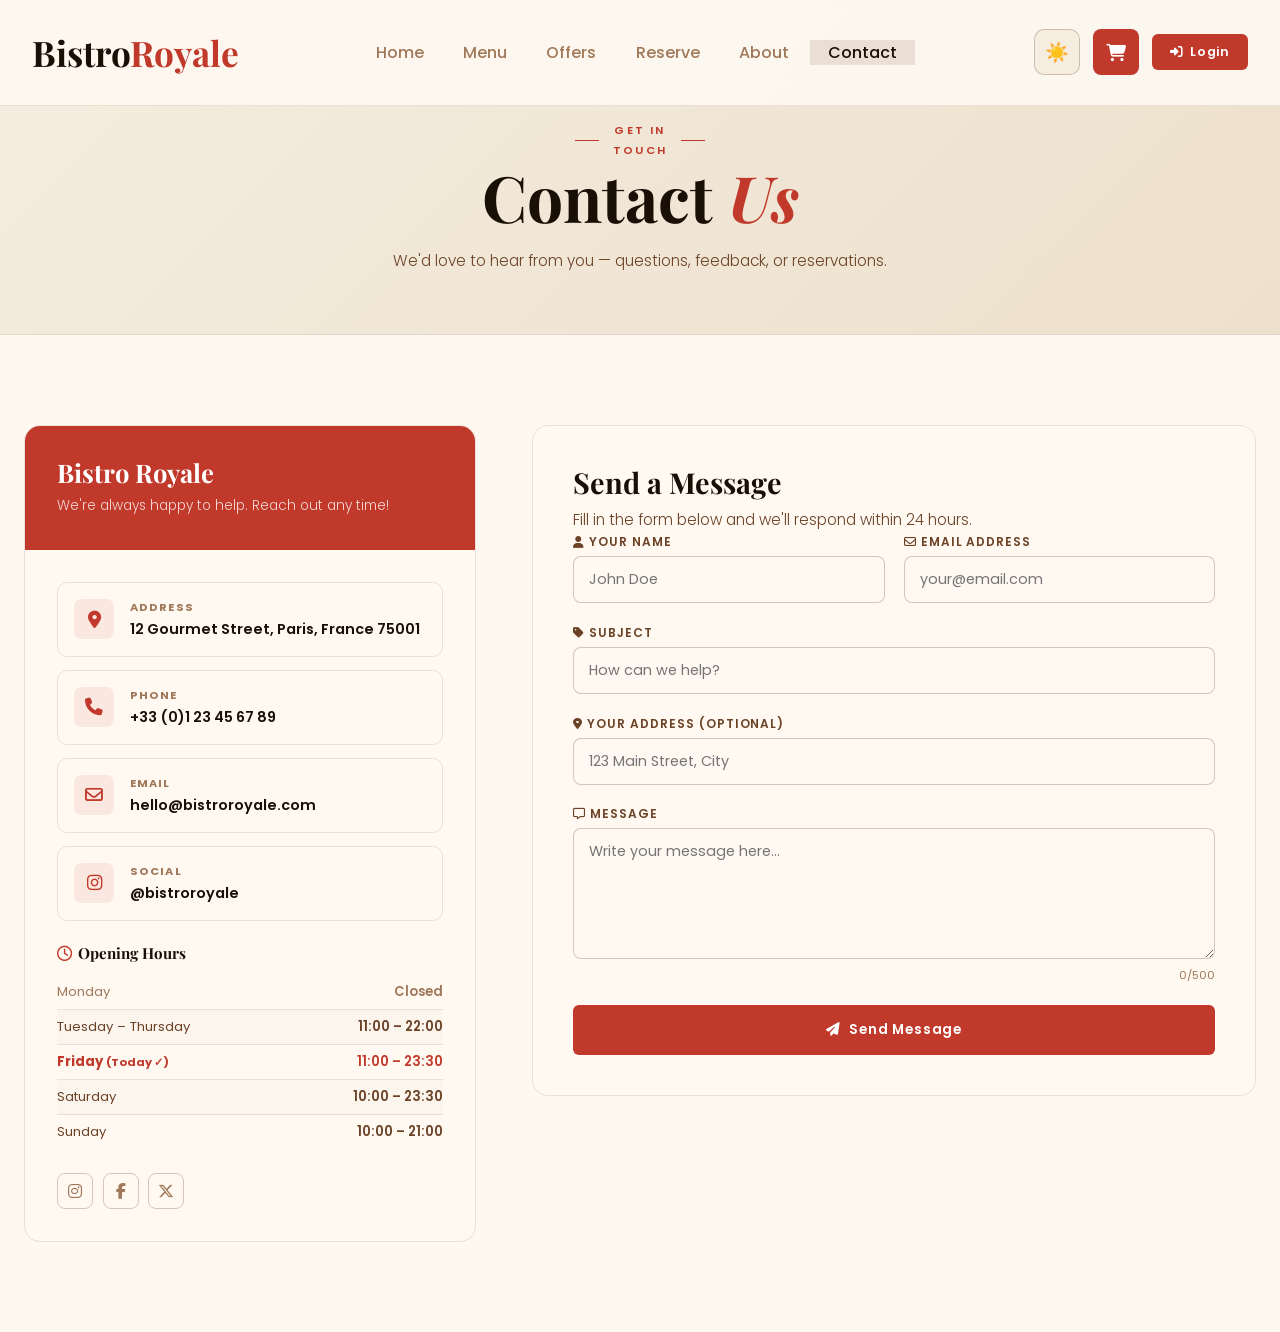
<file: contact.html>
<!DOCTYPE html>
<html lang="en" data-theme="light">

<head>
  <meta charset="UTF-8">
  <meta name="viewport" content="width=device-width,initial-scale=1">
  <title>Bistro Royale — Contact Us</title>
  <link rel="stylesheet" href="css/global.css">
  <link rel="stylesheet" href="https://cdnjs.cloudflare.com/ajax/libs/font-awesome/6.5.0/css/all.min.css">
  <style>
    .contact-layout {
      display: grid;
      grid-template-columns: 1fr 1.6fr;
      gap: 3.5rem;
      align-items: start
    }

    .contact-info-card {
      background: var(--card);
      border: 1px solid var(--border);
      border-radius: 16px;
      overflow: hidden
    }

    .info-header {
      background: var(--accent);
      padding: 2rem;
      color: #fff
    }

    .info-header h3 {
      font-family: 'Playfair Display', serif;
      font-size: 1.6rem;
      color: #fff;
      margin-bottom: .4rem
    }

    .info-header p {
      color: rgba(255, 255, 255, .8);
      font-size: .85rem
    }

    .info-body {
      padding: 2rem
    }

    .info-item {
      display: flex;
      gap: 1rem;
      align-items: flex-start;
      padding: 1rem;
      border: 1px solid var(--border);
      border-radius: 10px;
      margin-bottom: .8rem;
      transition: border-color .2s
    }

    .info-item:hover {
      border-color: var(--accent)
    }

    .info-icon {
      width: 40px;
      height: 40px;
      background: var(--badge);
      border-radius: 8px;
      display: flex;
      align-items: center;
      justify-content: center;
      font-size: 1.1rem;
      flex-shrink: 0;
      color: var(--accent)
    }

    .info-label {
      font-size: .7rem;
      font-weight: 700;
      text-transform: uppercase;
      letter-spacing: .1em;
      color: var(--muted);
      margin-bottom: 3px
    }

    .info-val {
      font-size: .9rem;
      font-weight: 600
    }

    /* Hours table */
    .hours-wrap {
      margin-top: 1.5rem
    }

    .hours-wrap h4 {
      font-size: .95rem;
      margin-bottom: .8rem
    }

    .hours-table {
      width: 100%;
      font-size: .82rem;
      border-collapse: collapse
    }

    .hours-table td {
      padding: 7px 0;
      border-bottom: 1px solid var(--border);
      color: var(--text2)
    }

    .hours-table td:last-child {
      text-align: right;
      font-weight: 600
    }

    .hours-table tr:last-child td {
      border-bottom: none
    }

    .open-row td {
      color: var(--accent);
      font-weight: 700
    }

    .closed-row td {
      color: var(--muted)
    }

    /* Form card */
    .form-card {
      background: var(--card);
      border: 1px solid var(--border);
      border-radius: 16px;
      padding: 2.5rem
    }

    .form-card h3 {
      font-family: 'Playfair Display', serif;
      font-size: 1.8rem;
      margin-bottom: .4rem
    }

    .form-card>p {
      font-size: .85rem;
      color: var(--muted);
      margin-bottom: 2rem
    }

    .success-overlay {
      display: none;
      text-align: center;
      padding: 3rem 1rem
    }

    .success-overlay.show {
      display: block
    }

    .success-overlay .succ-icon {
      font-size: 4rem;
      margin-bottom: 1rem;
      animation: pulse 1s 3
    }

    .success-overlay h3 {
      font-family: 'Playfair Display', serif;
      font-size: 1.8rem;
      margin-bottom: .5rem
    }

    .char-count {
      font-size: .7rem;
      color: var(--muted);
      text-align: right;
      margin-top: 3px
    }

    @media(max-width:900px) {
      .contact-layout {
        grid-template-columns: 1fr
      }
    }

    /* Responsive Navbar */
    @media(max-width:768px) {
      .page-hero {
        padding: 120px 0 60px
      }
    }

    @media(max-width:560px) {
      .page-hero {
        padding: 110px 0 50px
      }
    }
  </style>
</head>

<body>
  <nav class="navbar">
    <div class="nav-inner">
      <a href="index.html" class="nav-logo">Bistro<span>Royale</span></a>
      <ul class="nav-links">
        <li><a href="index.html">Home</a></li>
        <li><a href="menu.html">Menu</a></li>
        <li><a href="offers.html">Offers</a></li>
        <li><a href="reservation.html">Reserve</a></li>
        <li><a href="about.html">About</a></li>
        <li><a href="contact.html" class="active">Contact</a></li>
      </ul>
      <div class="nav-right">
        <button class="theme-toggle"></button>
        <a href="cart.html" class="cart-btn"><i class="fa-solid fa-cart-shopping"></i><span
            class="cart-count">0</span></a>
        <a href="login.html" class="btn btn-primary btn-sm nav-login-btn"><i class="fa-solid fa-right-to-bracket"></i>
          Login</a>
        <a href="profile.html" class="btn btn-outline btn-sm nav-profile-btn"
          style="display:none;align-items:center;gap:6px">
          <i class="fa-solid fa-circle-user"></i><span class="nav-user-name"></span>
        </a>
        <button class="ham" id="ham"><span></span><span></span><span></span></button>
      </div>
    </div>
  </nav>
  <nav class="mob-nav" id="mob-nav">
    <a href="index.html">🏠 Home</a><a href="menu.html">🍽 Menu</a><a href="cart.html">🛒 Cart</a>
    <a href="profile.html" class="nav-profile-btn" style="display:none">👤 Profile</a>
    <a href="login.html" class="nav-login-btn">🔑 Login</a>
  </nav>

  <div class="page-hero">
    <div class="container">
      <p class="eyebrow">Get in Touch</p>
      <h1>Contact <em style="font-style:italic;color:var(--accent)">Us</em></h1>
      <p>We'd love to hear from you — questions, feedback, or reservations.</p>
    </div>
  </div>

  <main class="section">
    <div class="container">
      <div class="contact-layout">

        <!-- Info Side -->
        <aside class="fade-up">
          <div class="contact-info-card">
            <div class="info-header">
              <h3>Bistro Royale</h3>
              <p>We're always happy to help. Reach out any time!</p>
            </div>
            <div class="info-body">
              <div class="info-item">
                <div class="info-icon"><i class="fa-solid fa-location-dot"></i></div>
                <div>
                  <div class="info-label">Address</div>
                  <div class="info-val">12 Gourmet Street, Paris, France 75001</div>
                </div>
              </div>
              <div class="info-item">
                <div class="info-icon"><i class="fa-solid fa-phone"></i></div>
                <div>
                  <div class="info-label">Phone</div>
                  <div class="info-val">+33 (0)1 23 45 67 89</div>
                </div>
              </div>
              <div class="info-item">
                <div class="info-icon"><i class="fa-regular fa-envelope"></i></div>
                <div>
                  <div class="info-label">Email</div>
                  <div class="info-val">hello@bistroroyale.com</div>
                </div>
              </div>
              <div class="info-item">
                <div class="info-icon"><i class="fa-brands fa-instagram"></i></div>
                <div>
                  <div class="info-label">Social</div>
                  <div class="info-val">@bistroroyale</div>
                </div>
              </div>

              <!-- Hours -->
              <div class="hours-wrap">
                <h4><i class="fa-regular fa-clock" style="color:var(--accent);margin-right:6px"></i>Opening Hours</h4>
                <table class="hours-table">
                  <tr class="closed-row">
                    <td>Monday</td>
                    <td>Closed</td>
                  </tr>
                  <tr>
                    <td>Tuesday – Thursday</td>
                    <td>11:00 – 22:00</td>
                  </tr>
                  <tr class="open-row">
                    <td>Friday <span style="font-size:.7rem">(Today ✓)</span></td>
                    <td>11:00 – 23:30</td>
                  </tr>
                  <tr>
                    <td>Saturday</td>
                    <td>10:00 – 23:30</td>
                  </tr>
                  <tr>
                    <td>Sunday</td>
                    <td>10:00 – 21:00</td>
                  </tr>
                </table>
              </div>

              <!-- Social links -->
              <div style="display:flex;gap:.6rem;margin-top:1.5rem">
                <a href="#"
                  style="width:36px;height:36px;border:1px solid var(--border2);border-radius:8px;display:flex;align-items:center;justify-content:center;color:var(--muted);transition:all .2s"
                  onmouseover="this.style.borderColor='var(--accent)';this.style.color='var(--accent)'"
                  onmouseout="this.style.borderColor='var(--border2)';this.style.color='var(--muted)'"><i
                    class="fa-brands fa-instagram"></i></a>
                <a href="#"
                  style="width:36px;height:36px;border:1px solid var(--border2);border-radius:8px;display:flex;align-items:center;justify-content:center;color:var(--muted);transition:all .2s"
                  onmouseover="this.style.borderColor='var(--accent)';this.style.color='var(--accent)'"
                  onmouseout="this.style.borderColor='var(--border2)';this.style.color='var(--muted)'"><i
                    class="fa-brands fa-facebook-f"></i></a>
                <a href="#"
                  style="width:36px;height:36px;border:1px solid var(--border2);border-radius:8px;display:flex;align-items:center;justify-content:center;color:var(--muted);transition:all .2s"
                  onmouseover="this.style.borderColor='var(--accent)';this.style.color='var(--accent)'"
                  onmouseout="this.style.borderColor='var(--border2)';this.style.color='var(--muted)'"><i
                    class="fa-brands fa-x-twitter"></i></a>
              </div>
            </div>
          </div>
        </aside>

        <!-- Form Side -->
        <div class="form-card fade-up">
          <!-- Success state -->
          <div class="success-overlay" id="succ">
            <div class="succ-icon">✅</div>
            <h3>Message Sent!</h3>
            <p style="color:var(--muted);margin:.5rem 0 1.5rem">Thank you! We'll get back to you within 24 hours.</p>
            <button class="btn btn-primary" onclick="resetForm()"><i class="fa-solid fa-rotate-left"></i> Send
              Another</button>
          </div>

          <div id="form-wrap">
            <h3>Send a Message</h3>
            <p>Fill in the form below and we'll respond within 24 hours.</p>

            <form id="contact-form" novalidate>
              <div class="frow">
                <div class="fgroup">
                  <label for="c-name"><i class="fa-solid fa-user"></i> Your Name</label>
                  <input type="text" id="c-name" placeholder="John Doe">
                  <span class="ferr" id="c-name-e"></span>
                </div>
                <div class="fgroup">
                  <label for="c-email"><i class="fa-regular fa-envelope"></i> Email Address</label>
                  <input type="email" id="c-email" placeholder="your@email.com">
                  <span class="ferr" id="c-email-e"></span>
                </div>
              </div>
              <div class="fgroup">
                <label for="c-subject"><i class="fa-solid fa-tag"></i> Subject</label>
                <input type="text" id="c-subject" placeholder="How can we help?">
                <span class="ferr" id="c-subject-e"></span>
              </div>
              <div class="fgroup">
                <label for="c-address"><i class="fa-solid fa-location-dot"></i> Your Address (optional)</label>
                <input type="text" id="c-address" placeholder="123 Main Street, City">
              </div>
              <div class="fgroup">
                <label for="c-msg"><i class="fa-regular fa-message"></i> Message</label>
                <textarea id="c-msg" placeholder="Write your message here..." maxlength="500" rows="5"></textarea>
                <div class="char-count"><span id="char-num">0</span>/500</div>
                <span class="ferr" id="c-msg-e"></span>
              </div>
              <button type="submit" class="btn btn-primary btn-block" id="send-btn" style="padding:15px">
                <i class="fa-solid fa-paper-plane"></i> Send Message
              </button>
            </form>
          </div>
        </div>

      </div>
    </div>
  </main>

  <button id="btt" aria-label="Back to top"><i class="fa-solid fa-chevron-up"></i></button>
  <script src="js/global.js"></script>
  <script>
    const fields = {
      'c-name': [V.required, V.name],
      'c-email': [V.required, V.email],
      'c-subject': [V.required, V.minLen(4)],
      'c-msg': [V.required, V.minLen(15), V.maxLen(500)],
    };
    const form = document.getElementById('contact-form');
    setupLiveValidation(fields, form);

    // Char counter
    document.getElementById('c-msg').addEventListener('input', e => {
      document.getElementById('char-num').textContent = e.target.value.length;
    });

    form.addEventListener('submit', e => {
      e.preventDefault();
      let ok = true;
      Object.keys(fields).forEach(id => { if (!validateField(id, fields[id], form)) ok = false; });
      if (!ok) { toast('Please fix the errors below.', 'bad'); return; }

      const btn = document.getElementById('send-btn');
      btn.innerHTML = '<i class="fa-solid fa-spinner" style="animation:spin 1s linear infinite"></i> Sending...';
      btn.disabled = true;

      // Save message
      const msgs = JSON.parse(localStorage.getItem('bistro_messages') || '[]');
      msgs.push({
        name: document.getElementById('c-name').value,
        email: document.getElementById('c-email').value,
        subject: document.getElementById('c-subject').value,
        address: document.getElementById('c-address').value,
        message: document.getElementById('c-msg').value,
        date: new Date().toISOString()
      });
      localStorage.setItem('bistro_messages', JSON.stringify(msgs));

      setTimeout(() => {
        document.getElementById('form-wrap').style.display = 'none';
        document.getElementById('succ').classList.add('show');
        toast('✅ Message sent successfully!', 'ok');
      }, 1200);
    });

    function resetForm() {
      document.getElementById('form-wrap').style.display = 'block';
      document.getElementById('succ').classList.remove('show');
      form.reset();
      document.getElementById('char-num').textContent = '0';
      document.getElementById('send-btn').disabled = false;
      document.getElementById('send-btn').innerHTML = '<i class="fa-solid fa-paper-plane"></i> Send Message';
      Object.keys(fields).forEach(id => { const el = document.getElementById(id); if (el) { el.classList.remove('err', 'ok'); } const ee = document.getElementById(id + '-e'); if (ee) ee.classList.remove('show'); });
    }
  </script>
</body>

</html>
</file>
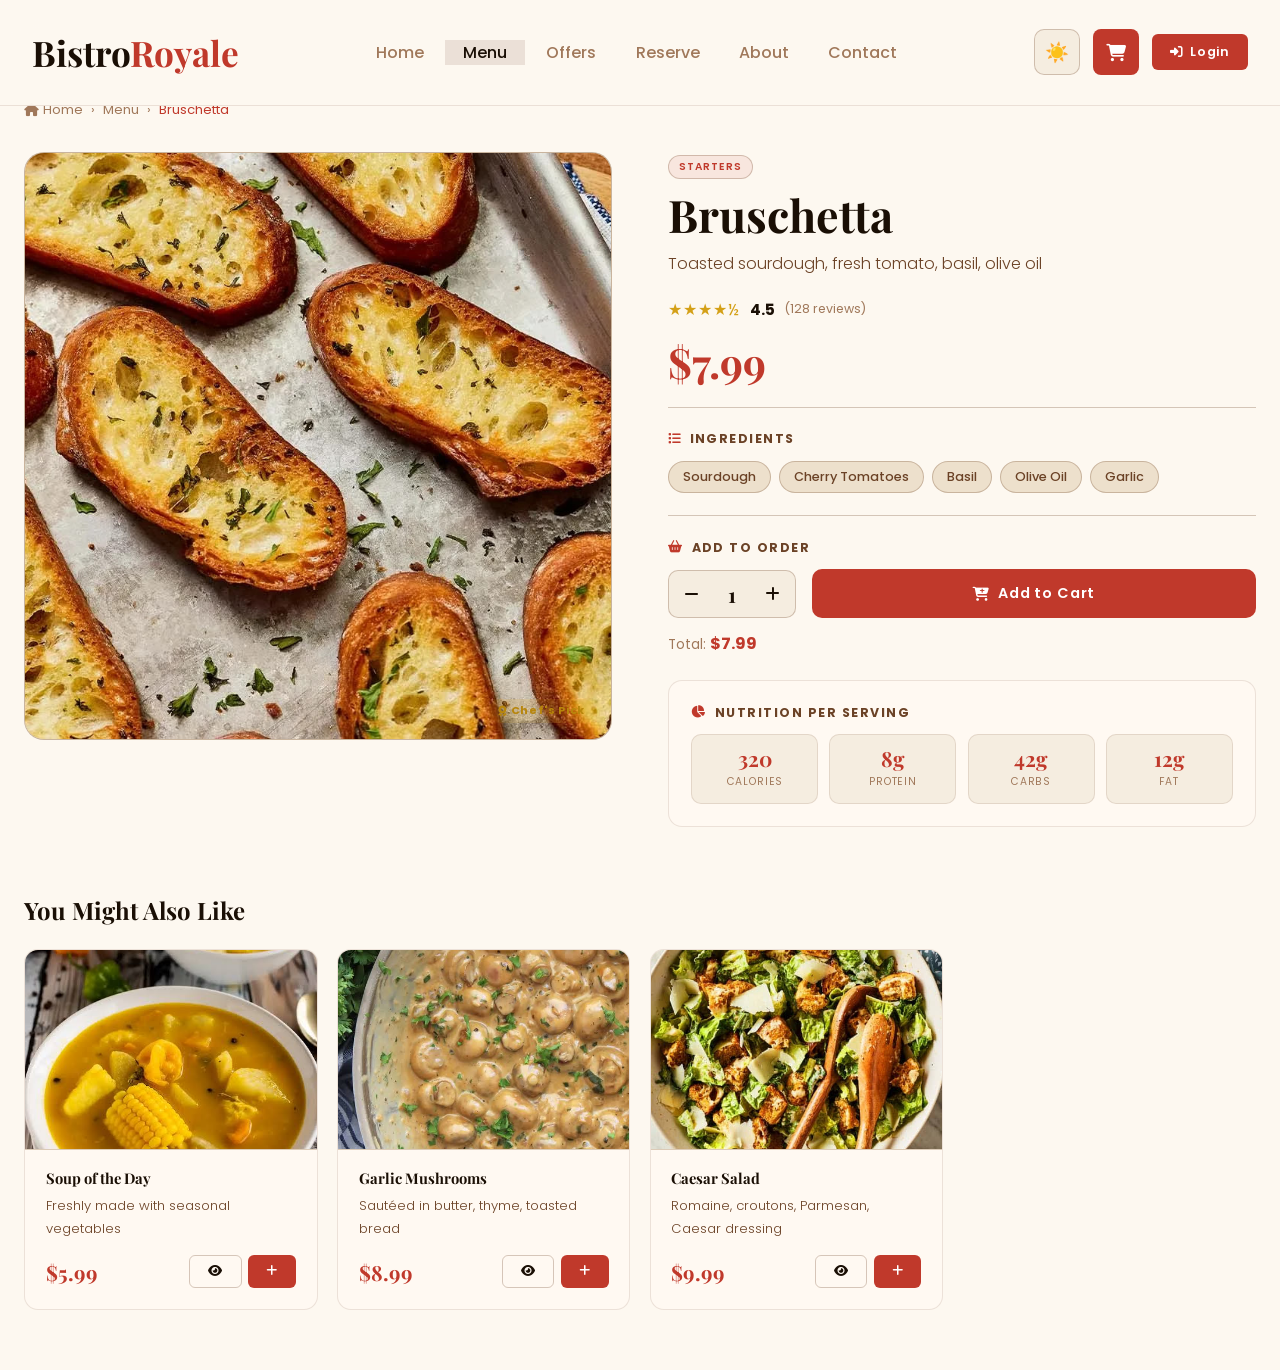
<file: food-details.html>
<!DOCTYPE html>
<html lang="en" data-theme="light">

<head>
  <meta charset="UTF-8">
  <meta name="viewport" content="width=device-width,initial-scale=1">
  <title>Bistro Royale — Food Details</title>
  <link rel="stylesheet" href="css/global.css">
  <link rel="stylesheet" href="https://cdnjs.cloudflare.com/ajax/libs/font-awesome/6.5.0/css/all.min.css">
  <style>
    .detail-section {
      padding: 100px 0 60px
    }

    .breadcrumb {
      display: flex;
      align-items: center;
      gap: .5rem;
      font-size: .82rem;
      color: var(--muted);
      margin-bottom: 2rem;
      flex-wrap: wrap
    }

    .breadcrumb a {
      color: var(--muted);
      transition: color .2s
    }

    .breadcrumb a:hover {
      color: var(--accent)
    }

    .detail-wrap {
      display: grid;
      grid-template-columns: 1fr 1fr;
      gap: 3.5rem;
      align-items: start
    }

    .detail-img-box {
      border-radius: 20px;
      overflow: hidden;
      background: var(--bg3);
      border: 1px solid var(--border2);
      aspect-ratio: 1/1;
      display: flex;
      align-items: center;
      justify-content: center;
      position: relative;
      animation: fadeInUp .5s both
    }

    .detail-img-box .bg-letter {
      position: absolute;
      font-family: 'Playfair Display', serif;
      font-size: 16rem;
      font-weight: 900;
      opacity: .05;
      color: var(--accent);
      user-select: none;
      pointer-events: none
    }

    .detail-main-emoji {
      position: relative;
      z-index: 1;
      animation: float 3s ease-in-out infinite;
      font-size: clamp(5rem, 12vw, 9rem)
    }

    .disc-badge {
      position: absolute;
      top: 16px;
      left: 16px;
      background: var(--accent);
      color: #fff;
      padding: 7px 14px;
      border-radius: 8px;
      font-size: .78rem;
      font-weight: 800;
      z-index: 5
    }

    .chef-badge {
      position: absolute;
      bottom: 16px;
      right: 16px;
      z-index: 5
    }

    .detail-content {
      animation: fadeInUp .5s .15s both
    }

    .detail-title {
      font-family: 'Playfair Display', serif;
      font-size: clamp(1.8rem, 4vw, 2.8rem);
      font-weight: 700;
      margin: .6rem 0;
      line-height: 1.15
    }

    .detail-desc {
      font-size: 1rem;
      margin-bottom: 1.2rem;
      line-height: 1.75
    }

    .rating-row {
      display: flex;
      align-items: center;
      gap: .6rem;
      margin-bottom: 1.2rem;
      flex-wrap: wrap
    }

    .stars {
      color: var(--gold);
      font-size: 1rem;
      letter-spacing: 1px
    }

    .rating-num {
      font-weight: 700;
      font-size: .95rem
    }

    .rating-count {
      font-size: .78rem;
      color: var(--muted)
    }

    .price-row {
      display: flex;
      align-items: center;
      gap: 1rem;
      margin-bottom: 1.5rem;
      flex-wrap: wrap
    }

    .price-old {
      font-size: 1.2rem;
      color: var(--muted);
      text-decoration: line-through
    }

    .price-new {
      font-family: 'Playfair Display', serif;
      font-size: 2.6rem;
      font-weight: 700;
      color: var(--accent);
      line-height: 1
    }

    .price-save {
      background: rgba(39, 174, 96, .12);
      color: #27ae60;
      font-size: .75rem;
      font-weight: 700;
      padding: 5px 12px;
      border-radius: 99px
    }

    .detail-divider {
      border: none;
      border-top: 1px solid var(--border2);
      margin: 1.4rem 0
    }

    .section-label {
      font-size: .78rem;
      font-weight: 700;
      text-transform: uppercase;
      letter-spacing: .12em;
      color: var(--text2);
      margin-bottom: .8rem;
      display: flex;
      align-items: center;
      gap: .5rem
    }

    .ingr-list {
      display: flex;
      flex-wrap: wrap;
      gap: .5rem;
      margin-bottom: 1.4rem
    }

    .ingr-chip {
      background: var(--bg3);
      border: 1px solid var(--border2);
      color: var(--text2);
      padding: 6px 14px;
      border-radius: 99px;
      font-size: .8rem;
      font-weight: 500;
      transition: all .2s;
      cursor: default
    }

    .ingr-chip:hover {
      border-color: var(--accent);
      color: var(--accent)
    }

    .order-row {
      display: flex;
      align-items: center;
      gap: 1rem;
      margin-bottom: .8rem;
      flex-wrap: wrap
    }

    .qty-box {
      display: flex;
      align-items: center;
      gap: .4rem;
      background: var(--bg2);
      border: 1.5px solid var(--border2);
      border-radius: 10px;
      padding: .3rem
    }

    .qty-btn {
      width: 36px;
      height: 36px;
      border-radius: 8px;
      border: none;
      background: transparent;
      color: var(--text);
      font-size: 1rem;
      cursor: pointer;
      transition: all .2s;
      display: flex;
      align-items: center;
      justify-content: center
    }

    .qty-btn:hover {
      background: var(--accent);
      color: #fff
    }

    .qty-num {
      font-family: 'Playfair Display', serif;
      font-size: 1.3rem;
      font-weight: 700;
      min-width: 32px;
      text-align: center
    }

    .add-btn {
      flex: 1;
      min-width: 160px;
      padding: 14px 20px;
      border-radius: 10px;
      font-size: .9rem;
      justify-content: center;
      transition: all .3s
    }

    .add-btn.added {
      background: #27ae60 !important;
      animation: pulse .4s ease
    }

    .subtotal-line {
      font-size: .85rem;
      color: var(--muted)
    }

    .subtotal-line strong {
      color: var(--accent);
      font-size: 1rem
    }

    .nutri-box {
      background: var(--card);
      border: 1px solid var(--border);
      border-radius: 14px;
      padding: 1.4rem;
      margin-top: 1.5rem
    }

    .nutri-grid {
      display: grid;
      grid-template-columns: repeat(4, 1fr);
      gap: .7rem
    }

    .nutri-item {
      text-align: center;
      background: var(--bg2);
      border-radius: 10px;
      padding: .8rem .5rem;
      border: 1px solid var(--border)
    }

    .nutri-val {
      font-family: 'Playfair Display', serif;
      font-size: 1.3rem;
      font-weight: 700;
      color: var(--accent);
      display: block;
      line-height: 1
    }

    .nutri-lbl {
      font-size: .65rem;
      color: var(--muted);
      text-transform: uppercase;
      letter-spacing: .08em;
      margin-top: .3rem;
      display: block
    }

    .similar-section {
      margin-top: 70px
    }

    .similar-section h3 {
      font-size: 1.5rem;
      margin-bottom: 1.5rem
    }

    .similar-grid {
      display: grid;
      grid-template-columns: repeat(4, 1fr);
      gap: 1.2rem
    }

    .detail-loading {
      text-align: center;
      padding: 6rem 2rem;
      color: var(--muted)
    }

    .spin-icon {
      animation: spin 1s linear infinite;
      display: inline-block;
      font-size: 2.5rem
    }

    @media(max-width:900px) {
      .detail-wrap {
        grid-template-columns: 1fr;
        gap: 2rem
      }

      .detail-section {
        padding: 85px 0 40px
      }
    }

    @media(max-width:768px) {
      .similar-grid {
        grid-template-columns: repeat(2, 1fr)
      }

      .nutri-grid {
        grid-template-columns: repeat(2, 1fr)
      }

      .order-row {
        flex-direction: column;
        align-items: stretch
      }

      .qty-box {
        justify-content: center
      }

      .add-btn {
        width: 100%
      }
    }

    @media(max-width:480px) {
      .similar-grid {
        grid-template-columns: 1fr
      }

      .price-new {
        font-size: 2rem
      }
    }

    /* Responsive Navbar */
    @media(max-width:768px) {
      .page-hero {
        padding: 120px 0 60px
      }
    }

    @media(max-width:560px) {
      .page-hero {
        padding: 110px 0 50px
      }
    }
  </style>
</head>

<body>

  <nav class="navbar">
    <div class="nav-inner">
      <a href="index.html" class="nav-logo">Bistro<span>Royale</span></a>
      <ul class="nav-links">
        <li><a href="index.html">Home</a></li>
        <li><a href="menu.html" class="active">Menu</a></li>
        <li><a href="offers.html">Offers</a></li>
        <li><a href="reservation.html">Reserve</a></li>
        <li><a href="about.html">About</a></li>
        <li><a href="contact.html">Contact</a></li>
      </ul>
      <div class="nav-right">
        <button class="theme-toggle" aria-label="Toggle theme"></button>
        <a href="cart.html" class="cart-btn" aria-label="Cart">
          <i class="fa-solid fa-cart-shopping"></i>
          <span class="cart-count" style="display:none">0</span>
        </a>
        <a href="login.html" class="btn btn-primary btn-sm nav-login-btn">
          <i class="fa-solid fa-right-to-bracket"></i> Login
        </a>
        <a href="profile.html" class="btn btn-outline btn-sm nav-profile-btn"
          style="display:none;align-items:center;gap:6px">
          <i class="fa-solid fa-circle-user"></i>
          <span class="nav-user-name"></span>
        </a>
        <button class="ham" id="ham" aria-label="Menu">
          <span></span><span></span><span></span>
        </button>
      </div>
    </div>
  </nav>

  <nav class="mob-nav" id="mob-nav">
    <a href="index.html">🏠 Home</a>
    <a href="menu.html">🍽 Menu</a>
    <a href="offers.html">🎁 Offers</a>
    <a href="reservation.html">📅 Reserve</a>
    <a href="about.html">ℹ️ About</a>
    <a href="contact.html">📞 Contact</a>
    <a href="cart.html">🛒 Cart</a>
    <a href="profile.html" class="nav-profile-btn" style="display:none">👤 Profile</a>
    <a href="login.html" class="nav-login-btn">🔑 Login</a>
  </nav>

  <main class="detail-section">
    <div class="container">

      <nav class="breadcrumb" aria-label="Breadcrumb">
        <a href="index.html"><i class="fa-solid fa-house"></i> Home</a>
        <span>›</span>
        <a href="menu.html">Menu</a>
        <span>›</span>
        <span id="bc-name" style="color:var(--accent)">Loading…</span>
      </nav>

      <div id="detail-root">
        <div class="detail-loading">
          <div class="spin-icon">🍽</div>
          <p style="margin-top:1rem">Loading dish…</p>
        </div>
      </div>

      <div class="similar-section" id="similar-sec" style="display:none">
        <h3>You Might Also Like</h3>
        <div class="similar-grid" id="similar-grid"></div>
      </div>

    </div>
  </main>

  <button id="btt" aria-label="Back to top"><i class="fa-solid fa-chevron-up"></i></button>
  <script src="js/global.js"></script>
  <script>
    let qty = 1;

    function getMenu() {
      if (typeof MENU_DATA !== 'undefined') return MENU_DATA;
      return JSON.parse(localStorage.getItem('br_menu') || '[]');
    }

    function renderStars(r) {
      let s = '';
      for (let i = 1; i <= 5; i++) s += i <= Math.floor(r) ? '★' : (i - r < 1 && i - r > 0 ? '½' : '☆');
      return s;
    }

    function renderDetail(item) {
      document.title = item.name + ' — Bistro Royale';
      document.getElementById('bc-name').textContent = item.name;

      const disc = item.discount ? +(item.price * (1 - item.discount / 100)).toFixed(2) : null;
      const final = disc !== null ? disc : item.price;
      const save = disc !== null ? (item.price - disc).toFixed(2) : null;

      document.getElementById('detail-root').innerHTML = `
    <div class="detail-wrap">

      <div class="detail-img-box">
        <span class="bg-letter">${item.name[0]}</span>
        <img src="${item.img}" alt="${item.name}" style="width:100%;height:100%;object-fit:cover;position:relative;z-index:1" onerror="this.src='data:image/svg+xml,<svg xmlns=%22http://www.w3.org/2000/svg%22 viewBox=%220 0 200 200%22><rect fill=%22%23e0d5c7%22 width=%22200%22 height=%22200%22/><text x=%2250%25%22 y=%2250%25%22 font-size=%2280%22 text-anchor=%22middle%22 dy=%22.3em%22>${item.emoji}</text></svg>'">
        ${item.discount ? `<div class="disc-badge">🔥 ${item.discount}% OFF</div>` : ''}
        <div class="chef-badge">
          <span class="badge badge-gold"><i class="fa-solid fa-award"></i> Chef's Pick</span>
        </div>
      </div>

      <div class="detail-content">
        <span class="tag">${item.cat}</span>
        <h1 class="detail-title">${item.name}</h1>
        <p class="detail-desc">${item.desc}</p>

        <div class="rating-row">
          <span class="stars">${renderStars(item.rating)}</span>
          <span class="rating-num">${item.rating}</span>
          <span class="rating-count">(${item.reviews.toLocaleString()} reviews)</span>
        </div>

        <div class="price-row">
          ${disc !== null ? `<span class="price-old">$${item.price.toFixed(2)}</span>` : ''}
          <span class="price-new">$${final.toFixed(2)}</span>
          ${save ? `<span class="price-save">Save $${save}</span>` : ''}
        </div>

        <hr class="detail-divider">

        <div class="section-label">
          <i class="fa-solid fa-list" style="color:var(--accent)"></i> Ingredients
        </div>
        <div class="ingr-list">
          ${(item.ingredients || []).map(ing => `<span class="ingr-chip">${ing}</span>`).join('')}
        </div>

        <hr class="detail-divider">

        <div class="section-label">
          <i class="fa-solid fa-basket-shopping" style="color:var(--accent)"></i> Add to Order
        </div>

        <div class="order-row">
          <div class="qty-box">
            <button class="qty-btn" id="btn-minus" aria-label="Decrease quantity">
              <i class="fa-solid fa-minus"></i>
            </button>
            <span class="qty-num" id="qty-disp">1</span>
            <button class="qty-btn" id="btn-plus" aria-label="Increase quantity">
              <i class="fa-solid fa-plus"></i>
            </button>
          </div>
          <button class="btn btn-primary add-btn" id="add-btn">
            <i class="fa-solid fa-cart-plus"></i> Add to Cart
          </button>
        </div>
        <div class="subtotal-line">
          Total: <strong id="subtotal-val">$${final.toFixed(2)}</strong>
        </div>

        <div class="nutri-box">
          <div class="section-label" style="margin-bottom:.8rem">
            <i class="fa-solid fa-chart-pie" style="color:var(--accent)"></i> Nutrition per Serving
          </div>
          <div class="nutri-grid">
            <div class="nutri-item"><span class="nutri-val">${item.calories}</span><span class="nutri-lbl">Calories</span></div>
            <div class="nutri-item"><span class="nutri-val">${item.protein}</span><span class="nutri-lbl">Protein</span></div>
            <div class="nutri-item"><span class="nutri-val">${item.carbs}</span><span class="nutri-lbl">Carbs</span></div>
            <div class="nutri-item"><span class="nutri-val">${item.fat}</span><span class="nutri-lbl">Fat</span></div>
          </div>
        </div>

      </div>
    </div>`;

      // Qty logic
      const priceNum = parseFloat(final);
      qty = 1;

      document.getElementById('btn-minus').addEventListener('click', () => {
        if (qty > 1) { qty--; document.getElementById('qty-disp').textContent = qty; document.getElementById('subtotal-val').textContent = '$' + (priceNum * qty).toFixed(2); }
      });
      document.getElementById('btn-plus').addEventListener('click', () => {
        if (qty < 20) { qty++; document.getElementById('qty-disp').textContent = qty; document.getElementById('subtotal-val').textContent = '$' + (priceNum * qty).toFixed(2); }
      });

      // Add to cart
      document.getElementById('add-btn').addEventListener('click', () => {
        const cartItems = Cart.get();
        const existing = cartItems.find(i => i.id === item.id);
        if (existing) {
          existing.qty = (existing.qty || 1) + qty;
          Cart.save(cartItems);
        } else {
          const newItems = [...cartItems, { id: item.id, name: item.name, emoji: item.emoji, price: priceNum, desc: item.desc, cat: item.cat, qty }];
          Cart.save(newItems);
        }
        toast(`🛒 ${item.name} ×${qty} added to cart!`, 'ok');

        const btn = document.getElementById('add-btn');
        btn.classList.add('added');
        btn.innerHTML = '<i class="fa-solid fa-check"></i> Added!';
        setTimeout(() => { btn.classList.remove('added'); btn.innerHTML = '<i class="fa-solid fa-cart-plus"></i> Add to Cart'; }, 1800);
      });

      // Similar dishes
      const all = getMenu();
      const similar = all.filter(m => m.cat === item.cat && m.id !== item.id).slice(0, 4);
      if (similar.length) {
        document.getElementById('similar-sec').style.display = 'block';
        document.getElementById('similar-grid').innerHTML = similar.map(s => {
          const sd = s.discount ? +(s.price * (1 - s.discount / 100)).toFixed(2) : null;
          return `<article class="food-card">
        <div class="food-card-img">
          <img src="${s.img}" alt="${s.name}" style="width:100%;height:100%;object-fit:cover" onerror="this.src='data:image/svg+xml,<svg xmlns=%22http://www.w3.org/2000/svg%22 viewBox=%220 0 200 200%22><rect fill=%22%23e0d5c7%22 width=%22200%22 height=%22200%22/><text x=%2250%25%22 y=%2250%25%22 font-size=%2280%22 text-anchor=%22middle%22 dy=%22.3em%22>${s.emoji}</text></svg>'">
          ${s.discount ? `<span class="badge badge-red" style="position:absolute;top:8px;right:8px">-${s.discount}%</span>` : ''}
        </div>
        <div class="food-card-body">
          <h4 class="food-card-name" style="font-size:.92rem">${s.name}</h4>
          <p class="food-card-desc">${s.desc}</p>
          <div class="food-card-footer">
            <span class="food-price">$${(sd || s.price).toFixed(2)}</span>
            <div style="display:flex;gap:.4rem">
              <a href="food-details.html?id=${s.id}" class="btn btn-outline btn-sm" title="View details">
                <i class="fa-solid fa-eye"></i>
              </a>
              <button class="btn btn-primary btn-sm" onclick="quickAdd(${s.id})">
                <i class="fa-solid fa-plus"></i>
              </button>
            </div>
          </div>
        </div>
      </article>`;
        }).join('');
      }

      initFadeUp();
    }

    function quickAdd(id) {
      const item = getMenu().find(m => m.id === id);
      if (!item) return;
      const price = item.discount ? +(item.price * (1 - item.discount / 100)).toFixed(2) : item.price;
      const cartItems = Cart.get();
      const ex = cartItems.find(i => i.id === id);
      if (ex) { ex.qty = (ex.qty || 1) + 1; Cart.save(cartItems); toast('🛒 ' + item.name + ' added!', 'ok'); }
      else { Cart.save([...cartItems, { id: item.id, name: item.name, emoji: item.emoji, price, desc: item.desc, cat: item.cat, qty: 1 }]); toast('🛒 ' + item.name + ' added!', 'ok'); }
    }

    // ── Boot ──────────────────────────────────────────
    const idParam = parseInt(new URLSearchParams(location.search).get('id'));
    const menu = getMenu();
    const item = menu.find(m => m.id === idParam) || menu[0];

    if (!item) {
      document.getElementById('detail-root').innerHTML = `<div class="detail-loading"><div style="font-size:3rem">😕</div><p>Dish not found.</p><a href="menu.html" class="btn btn-primary" style="margin-top:1.5rem">Back to Menu</a></div>`;
    } else {
      renderDetail(item);
    }
  </script>
</body>

</html>
</file>
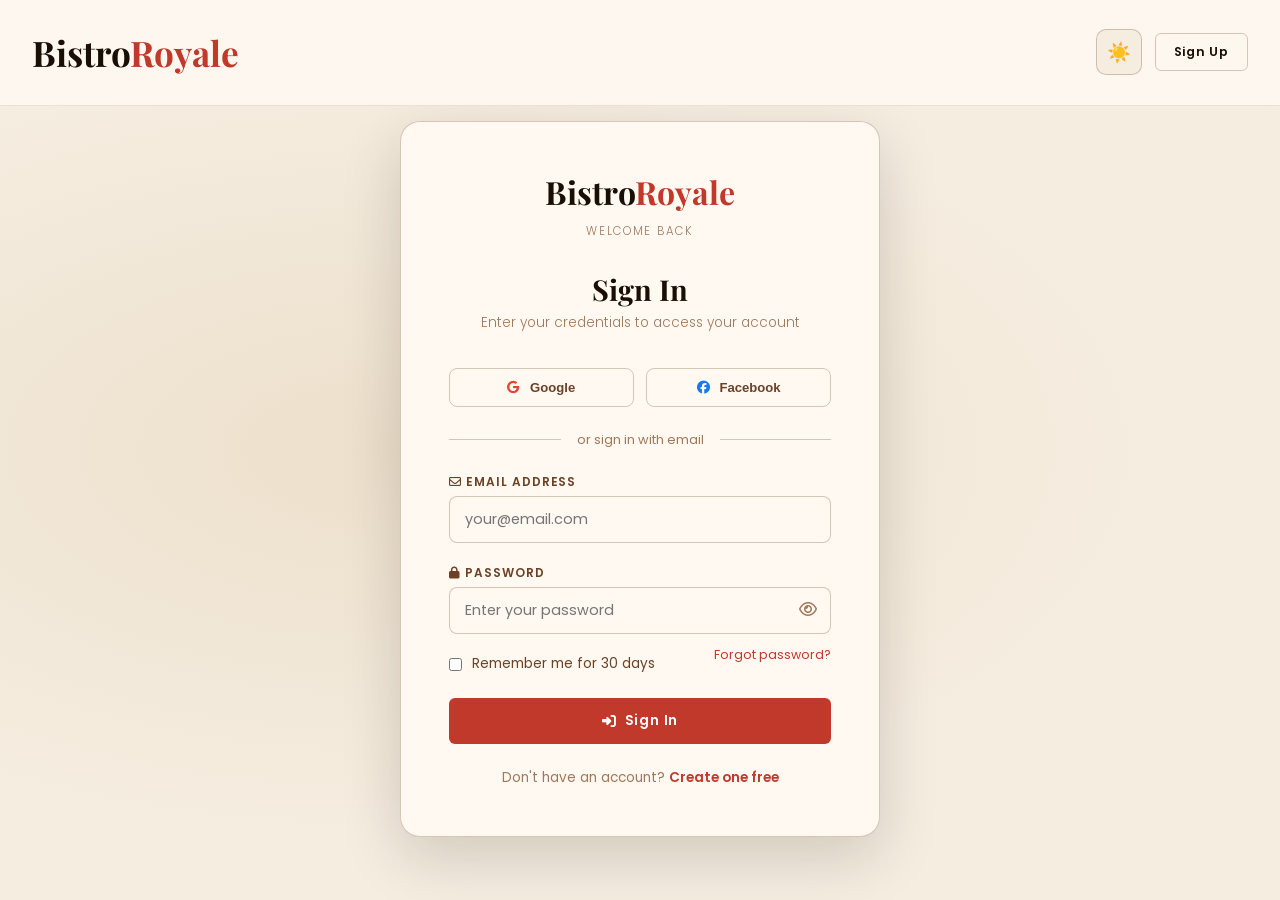
<file: login.html>
<!DOCTYPE html>
<html lang="en" data-theme="light">

<head>
  <meta charset="UTF-8">
  <meta name="viewport" content="width=device-width,initial-scale=1">
  <title>Bistro Royale — Login</title>
  <link rel="stylesheet" href="css/global.css">
  <link rel="stylesheet" href="https://cdnjs.cloudflare.com/ajax/libs/font-awesome/6.5.0/css/all.min.css">
  <style>
    .auth-page {
      min-height: 100vh;
      display: flex;
      align-items: center;
      justify-content: center;
      padding: 90px 1.5rem 2rem;
      background: var(--bg2);
      position: relative;
      overflow: hidden
    }

    .auth-page::before {
      content: '';
      position: absolute;
      inset: 0;
      background: radial-gradient(ellipse at 30% 50%, var(--bg3) 0%, transparent 60%)
    }

    .auth-card {
      width: 100%;
      max-width: 480px;
      background: var(--card);
      border: 1px solid var(--border2);
      border-radius: 20px;
      padding: 3rem;
      box-shadow: var(--shadow-lg);
      position: relative;
      z-index: 2;
      animation: fadeInUp .6s both
    }

    .auth-logo {
      text-align: center;
      margin-bottom: 2rem
    }

    .auth-logo .nav-logo {
      font-size: 2rem;
      display: inline-block;
      margin-bottom: .5rem
    }

    .auth-title {
      font-family: 'Playfair Display', serif;
      font-size: 1.8rem;
      text-align: center;
      margin-bottom: .3rem
    }

    .auth-sub {
      text-align: center;
      color: var(--muted);
      font-size: .85rem;
      margin-bottom: 2rem
    }

    .pw-wrap {
      position: relative
    }

    .pw-wrap input {
      padding-right: 48px
    }

    .pw-eye {
      position: absolute;
      right: 14px;
      top: 50%;
      transform: translateY(-50%);
      background: none;
      border: none;
      color: var(--muted);
      cursor: pointer;
      font-size: 1rem;
      transition: color .2s
    }

    .pw-eye:hover {
      color: var(--accent)
    }

    .form-divider {
      display: flex;
      align-items: center;
      gap: 1rem;
      margin: 1.5rem 0;
      color: var(--muted);
      font-size: .8rem
    }

    .form-divider::before,
    .form-divider::after {
      content: '';
      flex: 1;
      height: 1px;
      background: var(--border2)
    }

    .social-btns {
      display: grid;
      grid-template-columns: 1fr 1fr;
      gap: .8rem;
      margin-bottom: 1.5rem
    }

    .social-btn {
      display: flex;
      align-items: center;
      justify-content: center;
      gap: .6rem;
      padding: 11px;
      border: 1.5px solid var(--border2);
      border-radius: 8px;
      background: transparent;
      color: var(--text2);
      font-size: .82rem;
      font-weight: 600;
      cursor: pointer;
      transition: all .2s;
      text-decoration: none
    }

    .social-btn:hover {
      border-color: var(--accent);
      color: var(--accent)
    }

    .forgot-link {
      float: right;
      font-size: .78rem;
      color: var(--accent);
      margin-top: -8px;
      margin-bottom: 1rem;
      display: block
    }

    .remember-row {
      display: flex;
      align-items: center;
      gap: .6rem;
      margin-bottom: 1.5rem;
      font-size: .85rem;
      color: var(--text2)
    }

    .remember-row input {
      accent-color: var(--accent)
    }

    .auth-footer {
      text-align: center;
      margin-top: 1.5rem;
      font-size: .85rem;
      color: var(--muted)
    }

    .auth-footer a {
      color: var(--accent);
      font-weight: 600
    }

    .strength-bar {
      height: 4px;
      border-radius: 99px;
      background: var(--border2);
      margin-top: 6px;
      overflow: hidden
    }

    .strength-fill {
      height: 100%;
      border-radius: 99px;
      transition: all .3s;
      width: 0
    }

    .strength-text {
      font-size: .7rem;
      color: var(--muted);
      margin-top: 3px
    }

    .login-btn-wrap {
      position: relative
    }

    .login-spinner {
      display: none;
      position: absolute;
      right: 18px;
      top: 50%;
      transform: translateY(-50%)
    }

    /* Responsive Navbar */
    @media(max-width:768px) {
      .page-hero {
        padding: 120px 0 60px
      }
    }

    @media(max-width:560px) {
      .page-hero {
        padding: 110px 0 50px
      }
    }
  </style>
</head>

<body>
  <nav class="navbar">
    <div class="nav-inner">
      <a href="index.html" class="nav-logo">Bistro<span>Royale</span></a>
      <div class="nav-right">
        <button class="theme-toggle"></button>
        <a href="signup.html" class="btn btn-outline btn-sm nav-signup-btn">Sign Up</a>
      </div>
    </div>
  </nav>

  <div class="auth-page">
    <div class="auth-card">
      <div class="auth-logo">
        <div class="nav-logo">Bistro<span style="color:var(--accent)">Royale</span></div>
        <p style="font-size:.72rem;color:var(--muted);letter-spacing:.15em;text-transform:uppercase">Welcome Back</p>
      </div>
      <h2 class="auth-title">Sign In</h2>
      <p class="auth-sub">Enter your credentials to access your account</p>

      <!-- Social login (UI only) -->
      <div class="social-btns">
        <button class="social-btn" onclick="toast('Google login coming soon!','info')">
          <i class="fa-brands fa-google" style="color:#ea4335"></i> Google
        </button>
        <button class="social-btn" onclick="toast('Facebook login coming soon!','info')">
          <i class="fa-brands fa-facebook" style="color:#1877f2"></i> Facebook
        </button>
      </div>
      <div class="form-divider">or sign in with email</div>

      <!-- Login Form -->
      <form id="login-form" novalidate>
        <div class="fgroup">
          <label for="l-email"><i class="fa-regular fa-envelope"></i> Email Address</label>
          <input type="email" id="l-email" placeholder="your@email.com" autocomplete="email">
          <span class="ferr" id="l-email-e"></span>
        </div>

        <div class="fgroup">
          <label for="l-pass"><i class="fa-solid fa-lock"></i> Password</label>
          <div class="pw-wrap">
            <input type="password" id="l-pass" placeholder="Enter your password" autocomplete="current-password">
            <button type="button" class="pw-eye" id="pw-toggle" aria-label="Toggle password">
              <i class="fa-regular fa-eye" id="pw-icon"></i>
            </button>
          </div>
          <span class="ferr" id="l-pass-e"></span>
        </div>

        <a href="#" class="forgot-link" onclick="toast('Password reset email sent!','info');return false">
          Forgot password?
        </a>

        <div class="remember-row">
          <input type="checkbox" id="remember" name="remember">
          <label for="remember">Remember me for 30 days</label>
        </div>

        <div class="login-btn-wrap">
          <button type="submit" class="btn btn-primary btn-block" id="login-btn">
            <i class="fa-solid fa-right-to-bracket"></i> Sign In
          </button>
          <span class="login-spinner" id="login-spinner">
            <i class="fa-solid fa-spinner" style="animation:spin 1s linear infinite;color:#fff"></i>
          </span>
        </div>
      </form>

      <div class="auth-footer">
        Don't have an account? <a href="signup.html">Create one free</a>
      </div>
    </div>
  </div>

  <script src="js/global.js"></script>
  <script>
    // Demo credentials
    const DEMO = { email: 'user@bistro.com', password: 'bistro123' };

    const fields = {
      'l-email': [V.required, V.email],
      'l-pass': [V.required, V.minLen(6)],
    };

    const form = document.getElementById('login-form');
    setupLiveValidation(fields, form);

    // Password toggle
    document.getElementById('pw-toggle').addEventListener('click', () => {
      const inp = document.getElementById('l-pass');
      const icon = document.getElementById('pw-icon');
      if (inp.type === 'password') {
        inp.type = 'text';
        icon.className = 'fa-regular fa-eye-slash';
      } else {
        inp.type = 'password';
        icon.className = 'fa-regular fa-eye';
      }
    });

    // Form submit - JS validation (no HTML5)
    form.addEventListener('submit', e => {
      e.preventDefault();
      let ok = true;
      Object.keys(fields).forEach(id => { if (!validateField(id, fields[id], form)) ok = false; });
      if (!ok) { toast('Please fix the errors below.', 'bad'); return; }

      // Show spinner
      const btn = document.getElementById('login-btn');
      const spinner = document.getElementById('login-spinner');
      btn.disabled = true;
      btn.innerHTML = 'Signing in...';
      spinner.style.display = 'block';

      // Simulate async check
      setTimeout(() => {
        const email = document.getElementById('l-email').value.trim();
        const pass = document.getElementById('l-pass').value;
        spinner.style.display = 'none';
        btn.disabled = false;
        btn.innerHTML = '<i class="fa-solid fa-right-to-bracket"></i> Sign In';

        // Check registered accounts first
        const accountData = Auth.verifyLogin(email, pass);
        
        if (accountData) {
          // User found in registered accounts - login successful
          const user = { 
            email: accountData.email,
            name: accountData.name,
            phone: accountData.phone,
            prefs: accountData.prefs || [],
            loggedIn: true,
            createdAt: accountData.createdAt
          };
          Auth.save(user);
          Auth.updateNav();
          
          toast('✅ Welcome back, ' + (user.name.split(' ')[0]) + '! Redirecting...', 'ok');
          setTimeout(() => window.location.href = 'profile.html', 1200);
          return;
        }

        // Demo credentials fallback (for testing)
        if (email === DEMO.email && pass === DEMO.password) {
          const user = { 
            email, 
            name: 'John Doe', 
            phone: '+1 555 000 0000', 
            loggedIn: true, 
            prefs: ['mains', 'desserts', 'drinks'], 
            createdAt: '2024-01-01T00:00:00Z', 
            time: new Date().toISOString() 
          };
          Auth.save(user);
          Auth.updateNav();

          toast('✅ Welcome back, John! Redirecting...', 'ok');
          setTimeout(() => window.location.href = 'profile.html', 1200);
          return;
        }

        // No match found
        setErr('l-email', 'Invalid email or password.');
        setErr('l-pass', 'Invalid email or password.');
        toast('❌ Incorrect credentials. Please check your email and password.', 'bad');
      }, 1400);
    });

    // Check if already logged in
    const user = Auth.get();
    if (user && user.loggedIn) {
      document.querySelector('.auth-sub').textContent = `Already signed in as ${user.email}`;
    }
  </script>
</body>

</html>
</file>
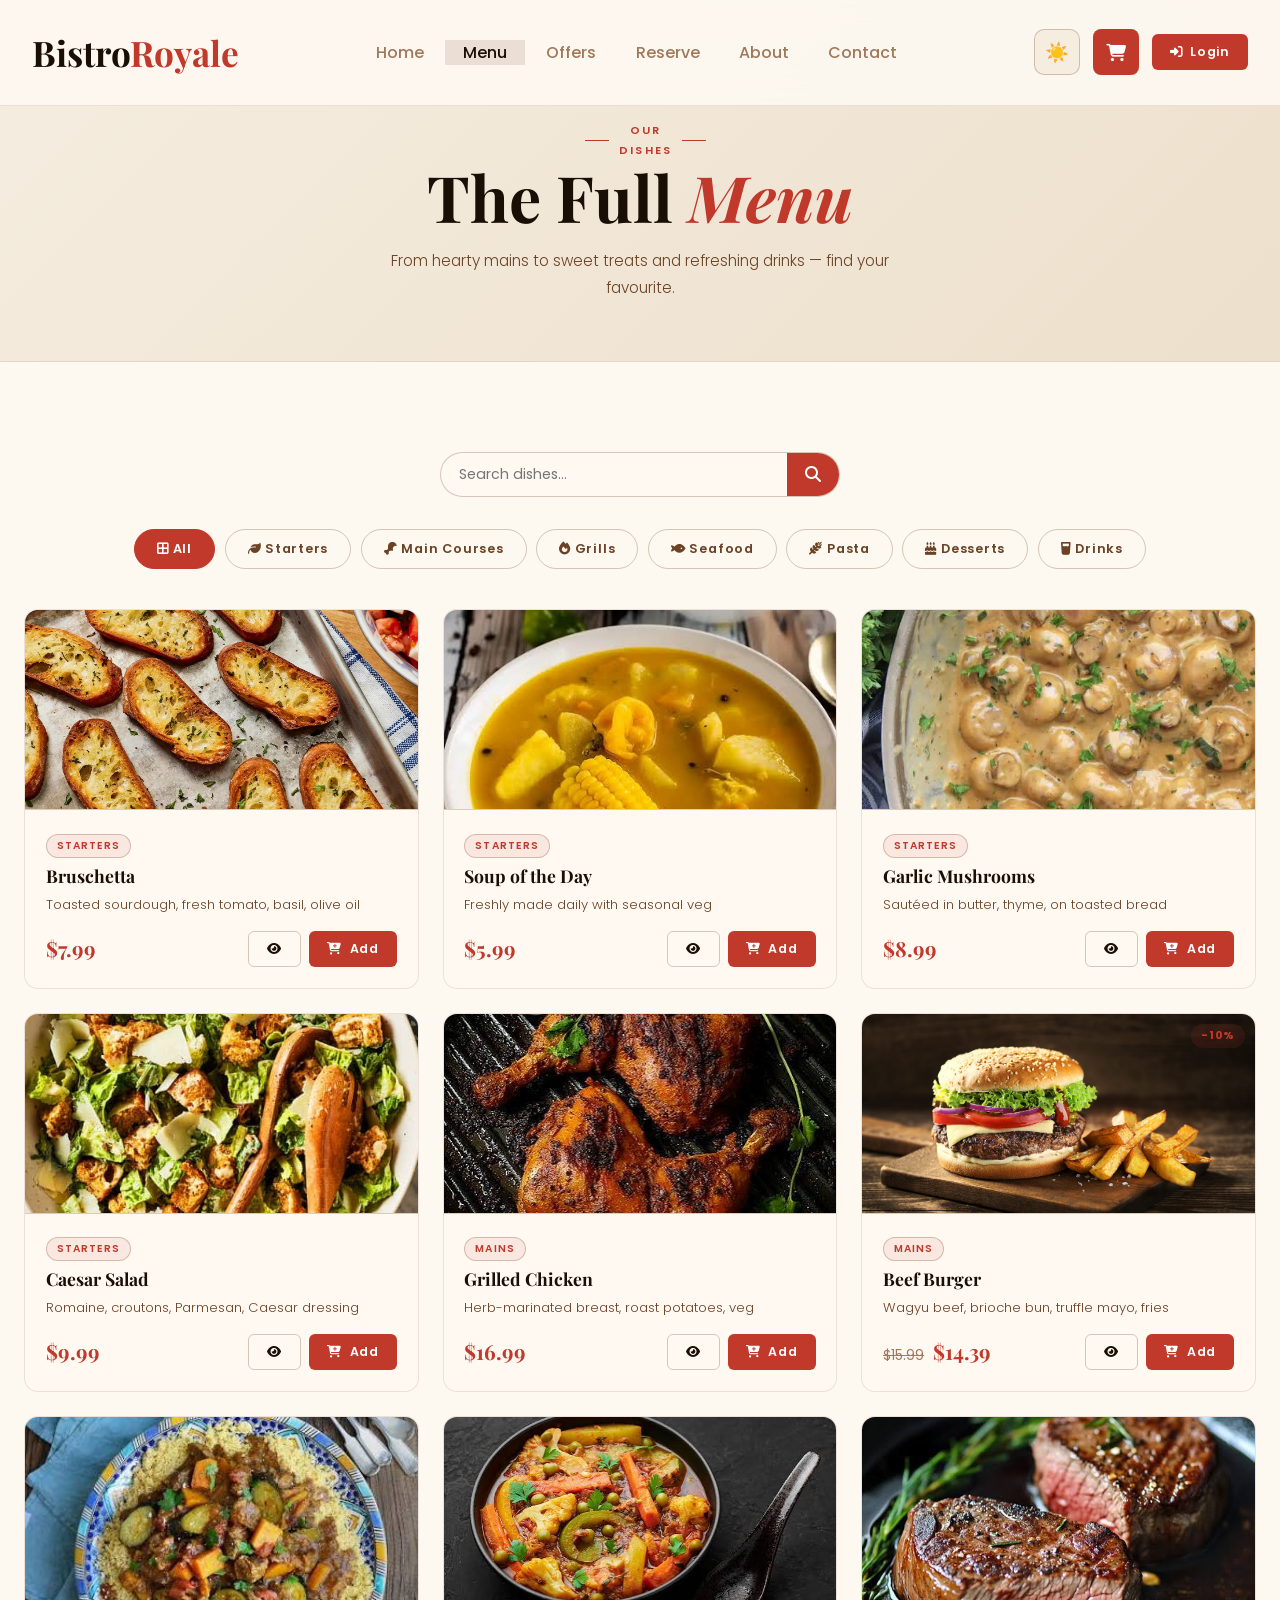
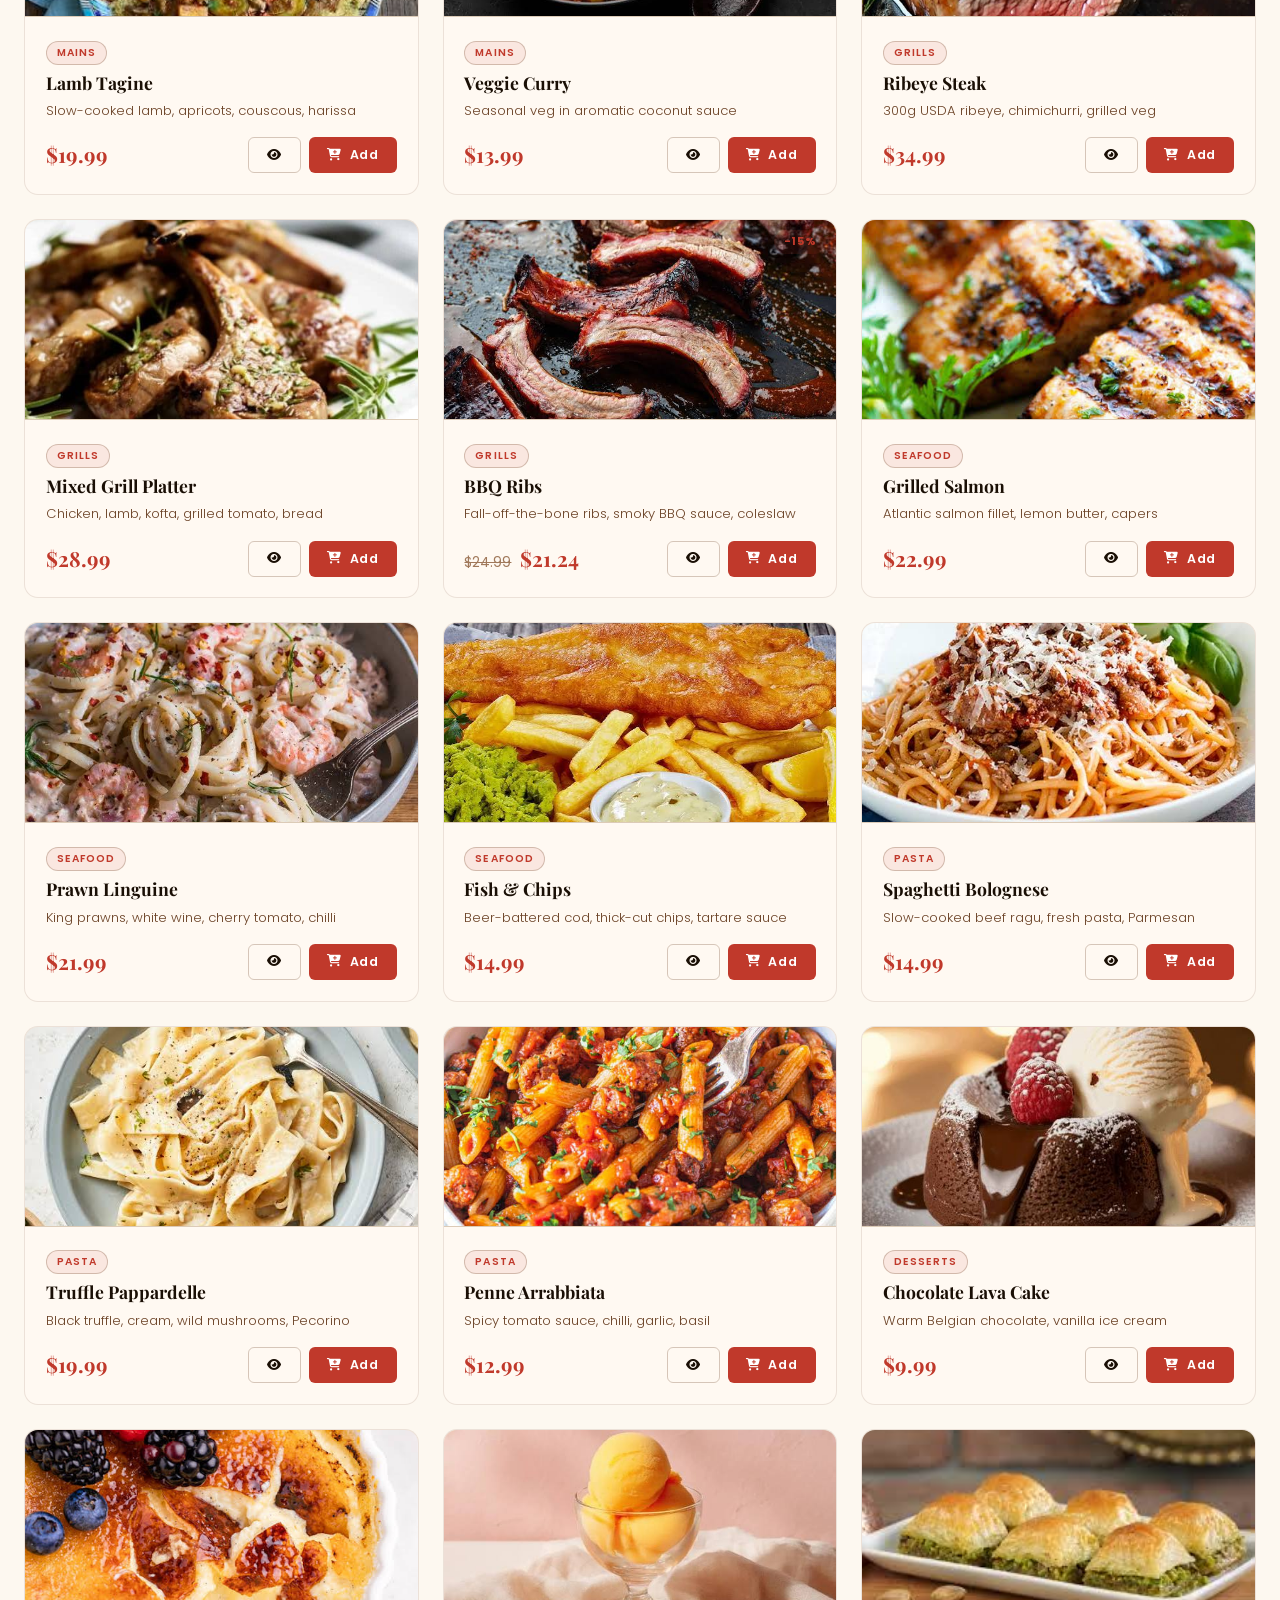
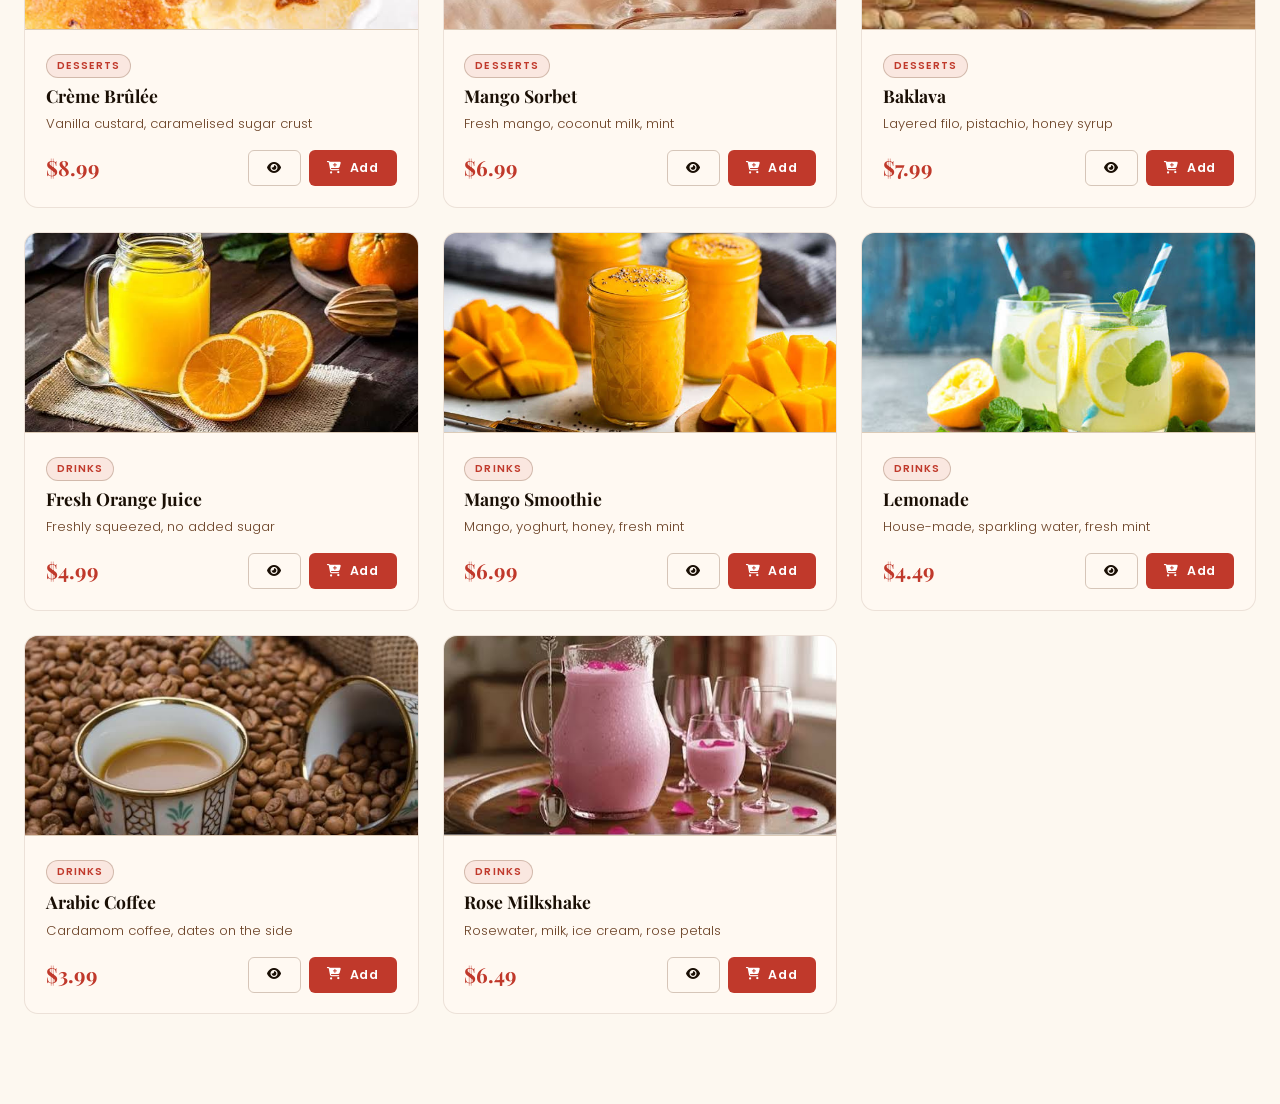
<file: menu.html>
<!DOCTYPE html>
<html lang="en" data-theme="light">

<head>
  <meta charset="UTF-8">
  <meta name="viewport" content="width=device-width,initial-scale=1">
  <title>Bistro Royale — Menu</title>
  <link rel="stylesheet" href="css/global.css">
  <link rel="stylesheet" href="https://cdnjs.cloudflare.com/ajax/libs/font-awesome/6.5.0/css/all.min.css">
  <style>
    .filter-bar {
      display: flex;
      gap: .6rem;
      flex-wrap: wrap;
      margin-bottom: 2.5rem;
      justify-content: center
    }

    .filter-btn {
      padding: 10px 22px;
      border-radius: 99px;
      border: 1.5px solid var(--border2);
      background: transparent;
      color: var(--text2);
      font-family: 'Poppins', sans-serif;
      font-size: .8rem;
      font-weight: 600;
      letter-spacing: .06em;
      cursor: pointer;
      transition: all .25s
    }

    .filter-btn:hover {
      border-color: var(--accent);
      color: var(--accent)
    }

    .filter-btn.active {
      background: var(--accent);
      color: #fff;
      border-color: var(--accent)
    }

    .menu-grid {
      display: grid;
      grid-template-columns: repeat(3, 1fr);
      gap: 1.5rem
    }

    @media(max-width:900px) {
      .menu-grid {
        grid-template-columns: repeat(2, 1fr)
      }
    }

    @media(max-width:560px) {
      .menu-grid {
        grid-template-columns: 1fr
      }
    }

    .food-card {
      transition: all .35s ease
    }

    .food-card.hidden {
      display: none
    }

    .food-card.show {
      animation: fadeInUp .4s both
    }

    .search-box {
      display: flex;
      max-width: 400px;
      margin: 0 auto 2rem;
      border: 1.5px solid var(--border2);
      border-radius: 99px;
      overflow: hidden;
      background: var(--input)
    }

    .search-box input {
      flex: 1;
      padding: 11px 18px;
      border: none;
      background: transparent;
      color: var(--text);
      font-family: 'Poppins', sans-serif;
      font-size: .88rem;
      outline: none
    }

    .search-box button {
      padding: 11px 18px;
      background: var(--accent);
      color: #fff;
      border: none;
      cursor: pointer;
      font-size: 1rem
    }

    .cat-title {
      font-family: 'Playfair Display', serif;
      font-size: 1.5rem;
      margin: 3rem 0 1.5rem;
      padding-bottom: .5rem;
      border-bottom: 1px solid var(--border2);
      color: var(--text);
      display: flex;
      align-items: center;
      gap: .8rem
    }

    .no-results {
      text-align: center;
      padding: 4rem;
      color: var(--muted);
      font-size: 1.1rem;
      display: none
    }

    /* Responsive Navbar */
    @media(max-width:768px) {
      .page-hero {
        padding: 120px 0 60px
      }
    }

    @media(max-width:560px) {
      .page-hero {
        padding: 110px 0 50px
      }
    }
  </style>
</head>

<body>
  <nav class="navbar">
    <div class="nav-inner">
      <a href="index.html" class="nav-logo">Bistro<span>Royale</span></a>
      <ul class="nav-links">
        <li><a href="index.html">Home</a></li>
        <li><a href="menu.html" class="active">Menu</a></li>
        <li><a href="offers.html">Offers</a></li>
        <li><a href="reservation.html">Reserve</a></li>
        <li><a href="about.html">About</a></li>
        <li><a href="contact.html">Contact</a></li>
      </ul>
      <div class="nav-right">
        <button class="theme-toggle" aria-label="Toggle theme"></button>
        <a href="cart.html" class="cart-btn"><i class="fa-solid fa-cart-shopping"></i><span
            class="cart-count">0</span></a>
        <a href="login.html" class="btn btn-primary btn-sm nav-login-btn"><i class="fa-solid fa-right-to-bracket"></i>
          Login</a>
        <a href="profile.html" class="btn btn-outline btn-sm nav-profile-btn"
          style="display:none;align-items:center;gap:6px">
          <i class="fa-solid fa-circle-user"></i><span class="nav-user-name"></span>
        </a>
        <button class="ham" id="ham"><span></span><span></span><span></span></button>
      </div>
    </div>
  </nav>
  <nav class="mob-nav" id="mob-nav">
    <a href="index.html">🏠 Home</a><a href="menu.html">🍽 Menu</a><a href="cart.html">🛒 Cart</a>
    <a href="profile.html" class="nav-profile-btn" style="display:none">👤 Profile</a>
    <a href="login.html" class="nav-login-btn">🔑 Login</a><a href="login.html">👤 Login</a>
  </nav>

  <div class="page-hero">
    <div class="container">
      <p class="eyebrow">Our Dishes</p>
      <h1>The Full <em style="font-style:italic;color:var(--accent)">Menu</em></h1>
      <p>From hearty mains to sweet treats and refreshing drinks — find your favourite.</p>
    </div>
  </div>

  <main class="section">
    <div class="container">
      <!-- Search -->
      <div class="search-box">
        <input type="text" id="search" placeholder="Search dishes...">
        <button><i class="fa-solid fa-magnifying-glass"></i></button>
      </div>

      <!-- Filter Buttons -->
      <div class="filter-bar">
        <button class="filter-btn active" data-cat="all"><i class="fa-solid fa-border-all"></i> All</button>
        <button class="filter-btn" data-cat="starters"><i class="fa-solid fa-leaf"></i> Starters</button>
        <button class="filter-btn" data-cat="mains"><i class="fa-solid fa-drumstick-bite"></i> Main Courses</button>
        <button class="filter-btn" data-cat="grills"><i class="fa-solid fa-fire"></i> Grills</button>
        <button class="filter-btn" data-cat="seafood"><i class="fa-solid fa-fish"></i> Seafood</button>
        <button class="filter-btn" data-cat="pasta"><i class="fa-solid fa-wheat-awn"></i> Pasta</button>
        <button class="filter-btn" data-cat="desserts"><i class="fa-solid fa-cake-candles"></i> Desserts</button>
        <button class="filter-btn" data-cat="drinks"><i class="fa-solid fa-glass-water"></i> Drinks</button>
      </div>

      <div class="menu-grid" id="menu-grid"></div>
      <div class="no-results" id="no-results">😕 No dishes found. Try another search.</div>
    </div>
  </main>

  <button id="btt" aria-label="Back to top"><i class="fa-solid fa-chevron-up"></i></button>
  <script src="js/global.js"></script>
  <script>
    const MENU_ITEMS = [
      // Starters
      { id: 101, name: 'Bruschetta', emoji: '🥖', img: 'images/bruschetta.jpg', desc: 'Toasted sourdough, fresh tomato, basil, olive oil', price: 7.99, cat: 'starters' },
      { id: 102, name: 'Soup of the Day', emoji: '🍲', img: 'images/soup-of-the-day.jpg', desc: 'Freshly made daily with seasonal veg', price: 5.99, cat: 'starters' },
      { id: 103, name: 'Garlic Mushrooms', emoji: '🍄', img: 'images/garlic-mushrooms.jpg', desc: 'Sautéed in butter, thyme, on toasted bread', price: 8.99, cat: 'starters' },
      { id: 104, name: 'Caesar Salad', emoji: '🥗', img: 'images/caesar-salad.jpg', desc: 'Romaine, croutons, Parmesan, Caesar dressing', price: 9.99, cat: 'starters' },
      // Mains
      { id: 201, name: 'Grilled Chicken', emoji: '🍗', img: 'images/grilled-chicken.jpg', desc: 'Herb-marinated breast, roast potatoes, veg', price: 16.99, cat: 'mains' },
      { id: 202, name: 'Beef Burger', emoji: '🍔', img: 'images/beef-burger.jpg', desc: 'Wagyu beef, brioche bun, truffle mayo, fries', price: 15.99, cat: 'mains', discount: 10 },
      { id: 203, name: 'Lamb Tagine', emoji: '🫕', img: 'images/lamb-tagine.jpg', desc: 'Slow-cooked lamb, apricots, couscous, harissa', price: 19.99, cat: 'mains' },
      { id: 204, name: 'Veggie Curry', emoji: '🍛', img: 'images/veggie-curry.jpg', desc: 'Seasonal veg in aromatic coconut sauce', price: 13.99, cat: 'mains' },
      // Grills
      { id: 301, name: 'Ribeye Steak', emoji: '🥩', img: 'images/ribeye-steak.jpg', desc: '300g USDA ribeye, chimichurri, grilled veg', price: 34.99, cat: 'grills' },
      { id: 302, name: 'Mixed Grill Platter', emoji: '🍖', img: 'images/mixed-grill.jpg', desc: 'Chicken, lamb, kofta, grilled tomato, bread', price: 28.99, cat: 'grills' },
      { id: 303, name: 'BBQ Ribs', emoji: '🦴', img: 'images/bbq-ribs.jpg', desc: 'Fall-off-the-bone ribs, smoky BBQ sauce, coleslaw', price: 24.99, cat: 'grills', discount: 15 },
      // Seafood
      { id: 401, name: 'Grilled Salmon', emoji: '🐟', img: 'images/grilled-salmon.jpg', desc: 'Atlantic salmon fillet, lemon butter, capers', price: 22.99, cat: 'seafood' },
      { id: 402, name: 'Prawn Linguine', emoji: '🦐', img: 'images/prawn-linguine.jpg', desc: 'King prawns, white wine, cherry tomato, chilli', price: 21.99, cat: 'seafood' },
      { id: 403, name: 'Fish & Chips', emoji: '🐠', img: 'images/fish-chips.jpg', desc: 'Beer-battered cod, thick-cut chips, tartare sauce', price: 14.99, cat: 'seafood' },
      // Pasta
      { id: 501, name: 'Spaghetti Bolognese', emoji: '🍝', img: 'images/spaghetti-bolognese.jpg', desc: 'Slow-cooked beef ragu, fresh pasta, Parmesan', price: 14.99, cat: 'pasta' },
      { id: 502, name: 'Truffle Pappardelle', emoji: '🍜', img: 'images/truffle-pappardelle.jpg', desc: 'Black truffle, cream, wild mushrooms, Pecorino', price: 19.99, cat: 'pasta' },
      { id: 503, name: 'Penne Arrabbiata', emoji: '🌶', img: 'images/penne-arrabbiata.jpg', desc: 'Spicy tomato sauce, chilli, garlic, basil', price: 12.99, cat: 'pasta' },
      // Desserts
      { id: 601, name: 'Chocolate Lava Cake', emoji: '🍫', img: 'images/chocolate-lava.jpg', desc: 'Warm Belgian chocolate, vanilla ice cream', price: 9.99, cat: 'desserts' },
      { id: 602, name: 'Crème Brûlée', emoji: '🍮', img: 'images/creme-brulee.jpg', desc: 'Vanilla custard, caramelised sugar crust', price: 8.99, cat: 'desserts' },
      { id: 603, name: 'Mango Sorbet', emoji: '🍨', img: 'images/mango-sorbet.jpg', desc: 'Fresh mango, coconut milk, mint', price: 6.99, cat: 'desserts' },
      { id: 604, name: 'Baklava', emoji: '🧁', img: 'images/baklava.jpg', desc: 'Layered filo, pistachio, honey syrup', price: 7.99, cat: 'desserts' },
      // Drinks
      { id: 701, name: 'Fresh Orange Juice', emoji: '🍊', img: 'images/orange-juice.jpg', desc: 'Freshly squeezed, no added sugar', price: 4.99, cat: 'drinks' },
      { id: 702, name: 'Mango Smoothie', emoji: '🥭', img: 'images/mango-smoothie.jpg', desc: 'Mango, yoghurt, honey, fresh mint', price: 6.99, cat: 'drinks' },
      { id: 703, name: 'Lemonade', emoji: '🍋', img: 'images/lemonade.jpg', desc: 'House-made, sparkling water, fresh mint', price: 4.49, cat: 'drinks' },
      { id: 704, name: 'Arabic Coffee', emoji: '☕', img: 'images/arabic-coffee.jpg', desc: 'Cardamom coffee, dates on the side', price: 3.99, cat: 'drinks' },
      { id: 705, name: 'Rose Milkshake', emoji: '🌹', img: 'images/rose-milkshake.jpg', desc: 'Rosewater, milk, ice cream, rose petals', price: 6.49, cat: 'drinks' },
    ];

    let current = 'all';

    function renderMenu(items) {
      const grid = document.getElementById('menu-grid');
      const noRes = document.getElementById('no-results');
      if (!items.length) { grid.innerHTML = ''; noRes.style.display = 'block'; return; }
      noRes.style.display = 'none';
      grid.innerHTML = items.map((item, i) => {
        const disc = item.discount ? (item.price * (1 - item.discount / 100)).toFixed(2) : null;
        return `<article class="food-card show fade-up" data-cat="${item.cat}" style="animation-delay:${i * 50}ms">
      <div class="food-card-img">
        <img src="${item.img}" alt="${item.name}" style="width:100%;height:100%;object-fit:cover" onerror="this.src='data:image/svg+xml,<svg xmlns=%22http://www.w3.org/2000/svg%22 viewBox=%220 0 200 200%22><rect fill=%22%23e0d5c7%22 width=%22200%22 height=%22200%22/><text x=%2250%25%22 y=%2250%25%22 font-size=%2280%22 text-anchor=%22middle%22 dy=%22.3em%22>${item.emoji}</text></svg>'">
        ${item.discount ? `<span class="badge badge-red" style="position:absolute;top:10px;right:10px">-${item.discount}%</span>` : ''}
      </div>
      <div class="food-card-body">
        <span class="tag">${item.cat}</span>
        <h4 class="food-card-name" style="margin-top:.5rem">${item.name}</h4>
        <p class="food-card-desc">${item.desc}</p>
        <div class="food-card-footer">
          <div>
            ${item.discount ? `<span class="food-old-price">$${item.price}</span>` : ''}
            <span class="food-price">$${disc || item.price}</span>
          </div>
          <div style="display:flex;gap:.5rem">
            <a href="food-details.html?id=${item.id}" class="btn btn-outline btn-sm"><i class="fa-solid fa-eye"></i></a>
            <button class="btn btn-primary btn-sm" onclick='addItem(${JSON.stringify(item)})'>
              <i class="fa-solid fa-cart-plus"></i> Add
            </button>
          </div>
        </div>
      </div>
    </article>`;
      }).join('');
      initFadeUp();
    }

    function filterMenu(cat, search = '') {
      current = cat;
      let items = cat === 'all' ? MENU_ITEMS : MENU_ITEMS.filter(i => i.cat === cat);
      if (search) items = items.filter(i => i.name.toLowerCase().includes(search.toLowerCase()) || i.desc.toLowerCase().includes(search.toLowerCase()));
      renderMenu(items);
    }

    // Filter buttons
    document.querySelectorAll('.filter-btn').forEach(btn => {
      btn.addEventListener('click', () => {
        document.querySelectorAll('.filter-btn').forEach(b => b.classList.remove('active'));
        btn.classList.add('active');
        filterMenu(btn.dataset.cat, document.getElementById('search').value);
      });
    });

    // Search
    document.getElementById('search').addEventListener('input', e => {
      filterMenu(current, e.target.value);
    });

    function addItem(item) {
      const price = item.discount ? +(item.price * (1 - item.discount / 100)).toFixed(2) : item.price;
      Cart.add({ ...item, price });
    }

    // Save menu to localStorage for cart/details
    localStorage.setItem('bistro_menu', JSON.stringify(MENU_ITEMS));
    filterMenu('all');
  </script>
</body>

</html>
</file>
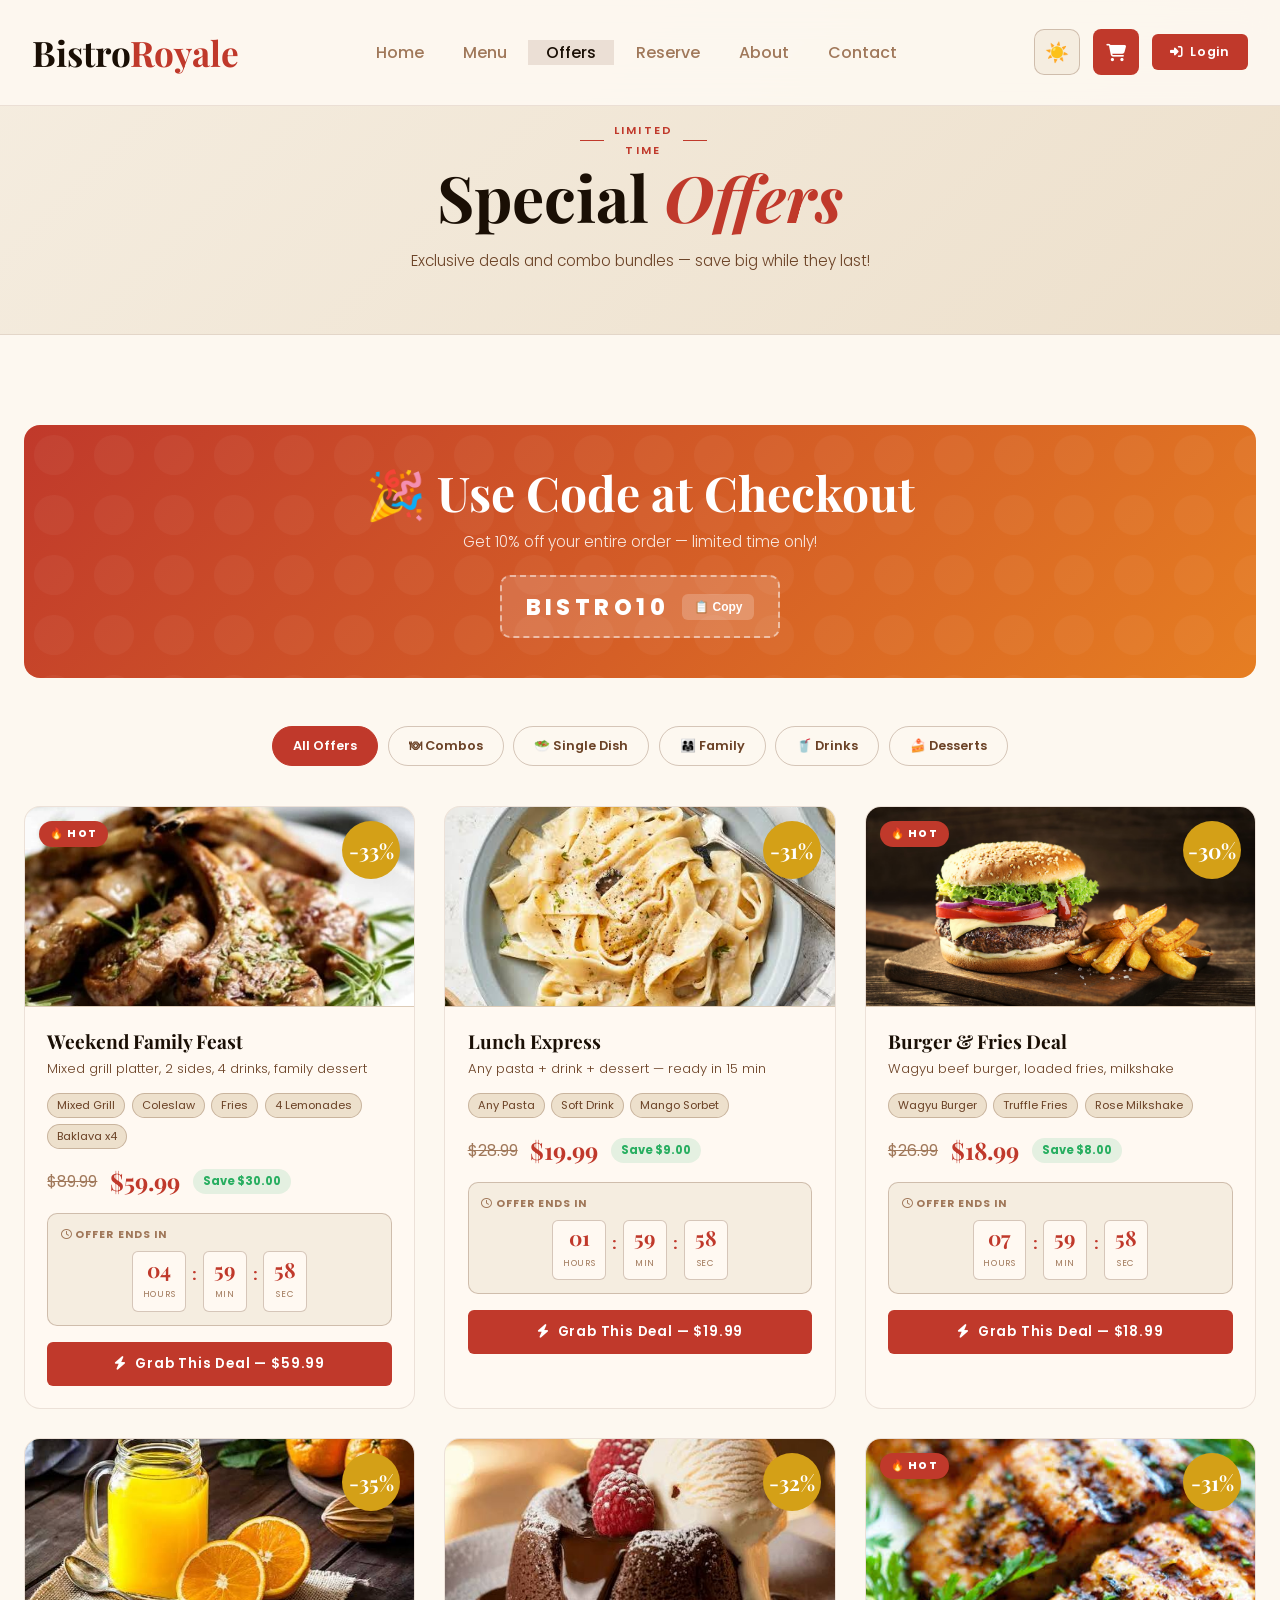
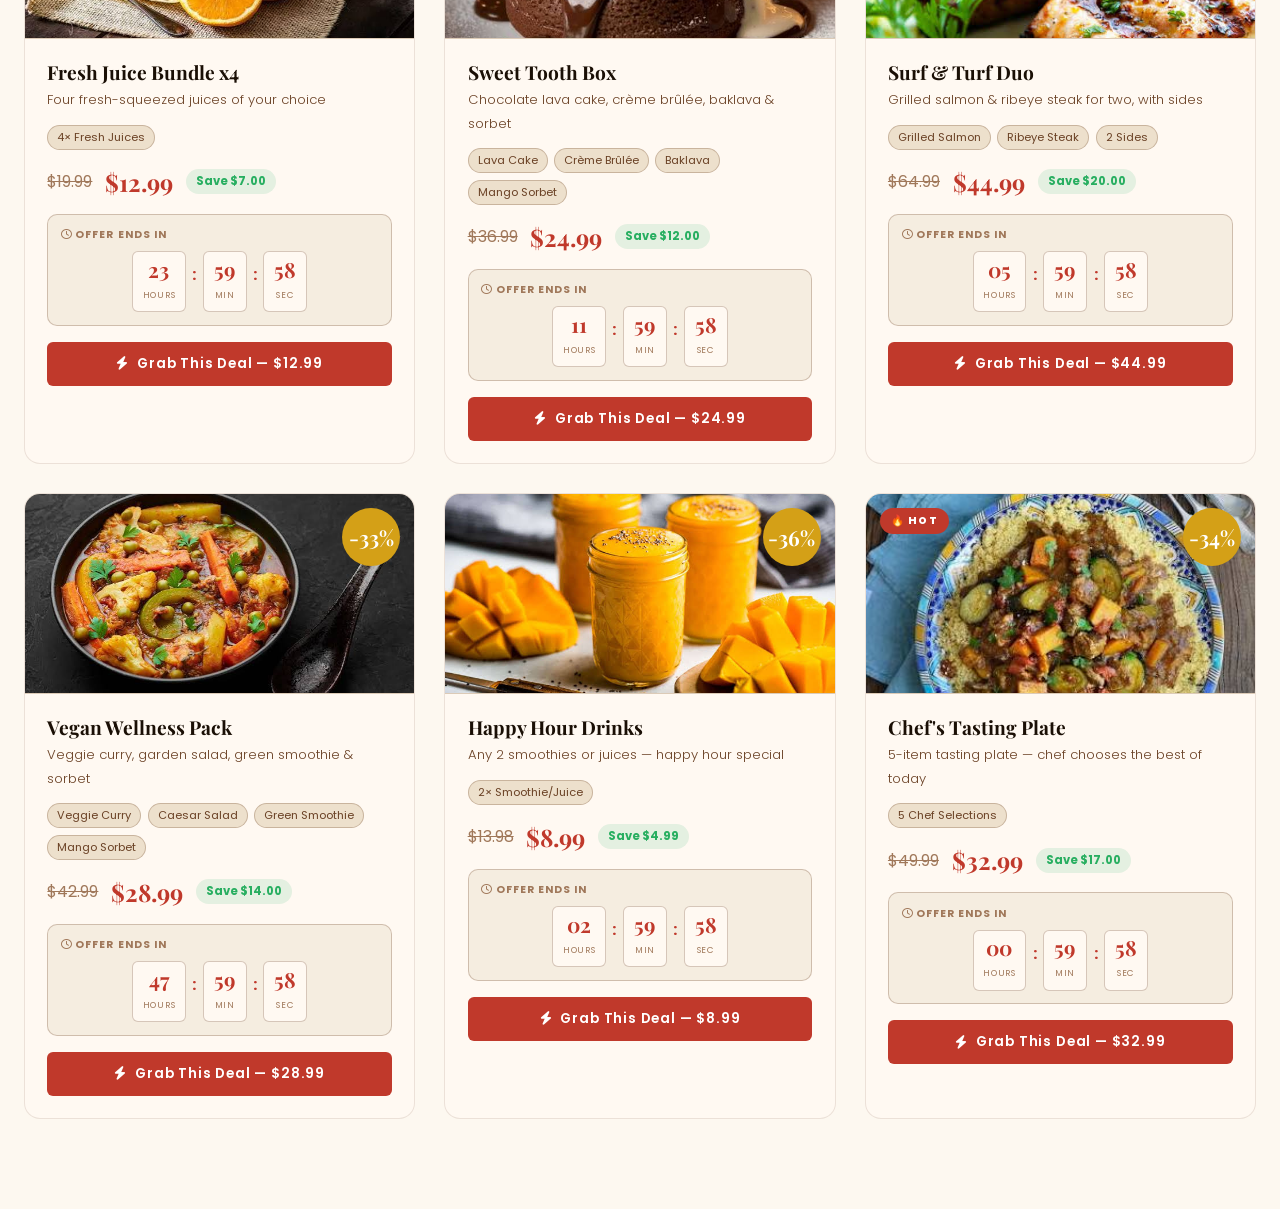
<file: offers.html>
<!DOCTYPE html>
<html lang="en" data-theme="light">

<head>
  <meta charset="UTF-8">
  <meta name="viewport" content="width=device-width,initial-scale=1">
  <title>Bistro Royale — Special Offers</title>
  <link rel="stylesheet" href="css/global.css">
  <link rel="stylesheet" href="https://cdnjs.cloudflare.com/ajax/libs/font-awesome/6.5.0/css/all.min.css">
  <style>
    .offer-filter {
      display: flex;
      gap: .6rem;
      flex-wrap: wrap;
      margin-bottom: 2.5rem;
      justify-content: center
    }

    .offer-filter button {
      padding: 10px 20px;
      border-radius: 99px;
      border: 1.5px solid var(--border2);
      background: transparent;
      color: var(--text2);
      font-family: 'Poppins', sans-serif;
      font-size: .8rem;
      font-weight: 600;
      cursor: pointer;
      transition: all .25s
    }

    .offer-filter button:hover {
      border-color: var(--accent);
      color: var(--accent)
    }

    .offer-filter button.active {
      background: var(--accent);
      color: #fff;
      border-color: var(--accent)
    }

    .offers-grid {
      display: grid;
      grid-template-columns: repeat(3, 1fr);
      gap: 1.8rem
    }

    .offer-card {
      background: var(--card);
      border: 1px solid var(--border);
      border-radius: 16px;
      overflow: hidden;
      transition: all .35s;
      animation: fadeInUp .4s both;
      position: relative
    }

    .offer-card:hover {
      transform: translateY(-6px);
      box-shadow: var(--shadow-lg);
      border-color: var(--accent)
    }

    .offer-card.hot::before {
      content: '🔥 HOT';
      position: absolute;
      top: 14px;
      left: 14px;
      background: var(--accent);
      color: #fff;
      font-size: .65rem;
      font-weight: 800;
      letter-spacing: .12em;
      padding: 5px 11px;
      border-radius: 99px;
      z-index: 5
    }

    .offer-img {
      height: 200px;
      display: flex;
      align-items: center;
      justify-content: center;
      font-size: 5rem;
      background: var(--bg3);
      border-bottom: 1px solid var(--border);
      position: relative;
      overflow: hidden
    }

    .offer-img .bg-ltr {
      position: absolute;
      font-family: 'Playfair Display', serif;
      font-size: 9rem;
      font-weight: 900;
      opacity: .06;
      color: var(--accent)
    }

    .offer-discount {
      position: absolute;
      top: 14px;
      right: 14px;
      background: var(--gold);
      color: #fff;
      font-family: 'Playfair Display', serif;
      font-size: 1.3rem;
      font-weight: 700;
      width: 58px;
      height: 58px;
      border-radius: 50%;
      display: flex;
      align-items: center;
      justify-content: center;
      box-shadow: var(--shadow)
    }

    .offer-body {
      padding: 1.4rem
    }

    .offer-name {
      font-family: 'Playfair Display', serif;
      font-size: 1.2rem;
      font-weight: 700;
      margin-bottom: .3rem
    }

    .offer-desc {
      font-size: .82rem;
      margin-bottom: .8rem
    }

    .offer-items {
      display: flex;
      flex-wrap: wrap;
      gap: .4rem;
      margin-bottom: 1rem
    }

    .offer-items span {
      font-size: .7rem;
      background: var(--bg3);
      border: 1px solid var(--border2);
      padding: 3px 9px;
      border-radius: 99px;
      color: var(--text2)
    }

    .price-row {
      display: flex;
      align-items: center;
      gap: .8rem;
      margin-bottom: 1rem
    }

    .old-p {
      text-decoration: line-through;
      color: var(--muted);
      font-size: 1rem
    }

    .new-p {
      font-family: 'Playfair Display', serif;
      font-size: 1.5rem;
      font-weight: 700;
      color: var(--accent)
    }

    .save-badge {
      background: rgba(39, 174, 96, .12);
      color: #27ae60;
      padding: 4px 10px;
      border-radius: 99px;
      font-size: .72rem;
      font-weight: 700
    }

    /* Countdown */
    .countdown {
      background: var(--bg2);
      border: 1px solid var(--border2);
      border-radius: 10px;
      padding: .8rem;
      margin-bottom: 1rem
    }

    .countdown-label {
      font-size: .65rem;
      font-weight: 700;
      text-transform: uppercase;
      letter-spacing: .1em;
      color: var(--muted);
      margin-bottom: .5rem
    }

    .countdown-timer {
      display: flex;
      gap: .4rem;
      align-items: center;
      justify-content: center
    }

    .cdown-block {
      background: var(--card);
      border: 1px solid var(--border2);
      border-radius: 6px;
      padding: .4rem .6rem;
      text-align: center;
      min-width: 44px
    }

    .cdown-num {
      font-family: 'Playfair Display', serif;
      font-size: 1.3rem;
      font-weight: 700;
      color: var(--accent);
      line-height: 1;
      display: block
    }

    .cdown-lbl {
      font-size: .55rem;
      color: var(--muted);
      text-transform: uppercase;
      letter-spacing: .08em
    }

    .cdown-sep {
      color: var(--accent);
      font-size: 1rem;
      font-weight: 700;
      margin-bottom: 14px
    }

    .offer-card.expired .countdown {
      border-color: #e74c3c
    }

    .offer-card.expired .cdown-num {
      color: #e74c3c
    }

    .expired-badge {
      background: #e74c3c;
      color: #fff;
      text-align: center;
      padding: .5rem;
      font-size: .75rem;
      font-weight: 700;
      display: none
    }

    .offer-card.expired .expired-badge {
      display: block
    }

    /* Banner */
    .promo-banner {
      background: linear-gradient(135deg, var(--accent), var(--accent2));
      border-radius: 16px;
      padding: 2.5rem;
      color: #fff;
      text-align: center;
      margin-bottom: 3rem;
      position: relative;
      overflow: hidden
    }

    .promo-banner::before {
      content: '';
      position: absolute;
      inset: 0;
      background: url("data:image/svg+xml,%3Csvg width='60' height='60' viewBox='0 0 60 60' xmlns='http://www.w3.org/2000/svg'%3E%3Cg fill='none' fill-rule='evenodd'%3E%3Cg fill='%23ffffff' fill-opacity='0.04'%3E%3Ccircle cx='30' cy='30' r='20'/%3E%3C/g%3E%3C/g%3E%3C/svg%3E")
    }

    .promo-banner h2 {
      color: #fff;
      margin-bottom: .5rem
    }

    .promo-banner p {
      color: rgba(255, 255, 255, .85);
      margin-bottom: 1.2rem
    }

    .promo-code-box {
      display: inline-flex;
      align-items: center;
      gap: .8rem;
      background: rgba(255, 255, 255, .15);
      border: 2px dashed rgba(255, 255, 255, .5);
      border-radius: 10px;
      padding: .8rem 1.5rem
    }

    .promo-code {
      font-size: 1.4rem;
      font-weight: 800;
      letter-spacing: .2em;
      color: #fff
    }

    .copy-btn {
      background: rgba(255, 255, 255, .2);
      color: #fff;
      border: none;
      padding: 6px 12px;
      border-radius: 6px;
      font-size: .75rem;
      font-weight: 700;
      cursor: pointer;
      transition: all .2s
    }

    .copy-btn:hover {
      background: rgba(255, 255, 255, .35)
    }

    @media(max-width:900px) {
      .offers-grid {
        grid-template-columns: repeat(2, 1fr)
      }
    }

    @media(max-width:560px) {
      .offers-grid {
        grid-template-columns: 1fr
      }
    }

    /* Responsive Navbar */
    @media(max-width:768px) {
      .page-hero {
        padding: 120px 0 60px
      }
    }

    @media(max-width:560px) {
      .page-hero {
        padding: 110px 0 50px
      }
    }
  </style>
</head>

<body>
  <nav class="navbar">
    <div class="nav-inner">
      <a href="index.html" class="nav-logo">Bistro<span>Royale</span></a>
      <ul class="nav-links">
        <li><a href="index.html">Home</a></li>
        <li><a href="menu.html">Menu</a></li>
        <li><a href="offers.html" class="active">Offers</a></li>
        <li><a href="reservation.html">Reserve</a></li>
        <li><a href="about.html">About</a></li>
        <li><a href="contact.html">Contact</a></li>
      </ul>
      <div class="nav-right">
        <button class="theme-toggle"></button>
        <a href="cart.html" class="cart-btn"><i class="fa-solid fa-cart-shopping"></i><span
            class="cart-count">0</span></a>
        <a href="login.html" class="btn btn-primary btn-sm nav-login-btn"><i class="fa-solid fa-right-to-bracket"></i>
          Login</a>
        <a href="profile.html" class="btn btn-outline btn-sm nav-profile-btn"
          style="display:none;align-items:center;gap:6px">
          <i class="fa-solid fa-circle-user"></i><span class="nav-user-name"></span>
        </a>
        <button class="ham" id="ham"><span></span><span></span><span></span></button>
      </div>
    </div>
  </nav>
  <nav class="mob-nav" id="mob-nav">
    <a href="index.html">🏠 Home</a><a href="menu.html">🍽 Menu</a><a href="offers.html">🎁 Offers</a><a
      href="cart.html">🛒 Cart</a>
    <a href="profile.html" class="nav-profile-btn" style="display:none">👤 Profile</a>
    <a href="login.html" class="nav-login-btn">🔑 Login</a>
  </nav>

  <div class="page-hero">
    <div class="container">
      <p class="eyebrow">Limited Time</p>
      <h1>Special <em style="font-style:italic;color:var(--accent)">Offers</em></h1>
      <p>Exclusive deals and combo bundles — save big while they last!</p>
    </div>
  </div>

  <main class="section">
    <div class="container">

      <!-- Promo Banner -->
      <div class="promo-banner">
        <h2>🎉 Use Code at Checkout</h2>
        <p>Get 10% off your entire order — limited time only!</p>
        <div class="promo-code-box">
          <span class="promo-code">BISTRO10</span>
          <button class="copy-btn" onclick="copyCode()">📋 Copy</button>
        </div>
      </div>

      <!-- Filter -->
      <div class="offer-filter">
        <button class="active" data-cat="all">All Offers</button>
        <button data-cat="combo">🍽 Combos</button>
        <button data-cat="single">🥗 Single Dish</button>
        <button data-cat="family">👨‍👩‍👧 Family</button>
        <button data-cat="drinks">🥤 Drinks</button>
        <button data-cat="desserts">🍰 Desserts</button>
      </div>

      <div class="offers-grid" id="offers-grid"></div>
    </div>
  </main>

  <button id="btt" aria-label="Back to top"><i class="fa-solid fa-chevron-up"></i></button>
  <script src="js/global.js"></script>
  <script>
    // Offers data — each has an end time (hours from now)
    const now = Date.now();
    const h = 3600000;
    const OFFERS = [
      { id: 1, name: 'Weekend Family Feast', emoji: '🍖', img: 'images/mixed-grill.jpg', desc: 'Mixed grill platter, 2 sides, 4 drinks, family dessert', cat: 'family', items: ['Mixed Grill', 'Coleslaw', 'Fries', '4 Lemonades', 'Baklava x4'], oldPrice: 89.99, newPrice: 59.99, discount: 33, hot: true, endsIn: now + 5 * h },
      { id: 2, name: 'Lunch Express', emoji: '🍝', img: 'images/truffle-pappardelle.jpg', desc: 'Any pasta + drink + dessert — ready in 15 min', cat: 'combo', items: ['Any Pasta', 'Soft Drink', 'Mango Sorbet'], oldPrice: 28.99, newPrice: 19.99, discount: 31, hot: false, endsIn: now + 2 * h },
      { id: 3, name: 'Burger & Fries Deal', emoji: '🍔', img: 'images/beef-burger.jpg', desc: 'Wagyu beef burger, loaded fries, milkshake', cat: 'combo', items: ['Wagyu Burger', 'Truffle Fries', 'Rose Milkshake'], oldPrice: 26.99, newPrice: 18.99, discount: 30, hot: true, endsIn: now + 8 * h },
      { id: 4, name: 'Fresh Juice Bundle x4', emoji: '🍊', img: 'images/orange-juice.jpg', desc: 'Four fresh-squeezed juices of your choice', cat: 'drinks', items: ['4× Fresh Juices'], oldPrice: 19.99, newPrice: 12.99, discount: 35, hot: false, endsIn: now + 24 * h },
      { id: 5, name: 'Sweet Tooth Box', emoji: '🍫', img: 'images/chocolate-lava.jpg', desc: 'Chocolate lava cake, crème brûlée, baklava & sorbet', cat: 'desserts', items: ['Lava Cake', 'Crème Brûlée', 'Baklava', 'Mango Sorbet'], oldPrice: 36.99, newPrice: 24.99, discount: 32, hot: false, endsIn: now + 12 * h },
      { id: 6, name: 'Surf & Turf Duo', emoji: '🦞', img: 'images/grilled-salmon.jpg', desc: 'Grilled salmon & ribeye steak for two, with sides', cat: 'single', items: ['Grilled Salmon', 'Ribeye Steak', '2 Sides'], oldPrice: 64.99, newPrice: 44.99, discount: 31, hot: true, endsIn: now + 6 * h },
      { id: 7, name: 'Vegan Wellness Pack', emoji: '🥗', img: 'images/veggie-curry.jpg', desc: 'Veggie curry, garden salad, green smoothie & sorbet', cat: 'family', items: ['Veggie Curry', 'Caesar Salad', 'Green Smoothie', 'Mango Sorbet'], oldPrice: 42.99, newPrice: 28.99, discount: 33, hot: false, endsIn: now + 48 * h },
      { id: 8, name: 'Happy Hour Drinks', emoji: '🥤', img: 'images/mango-smoothie.jpg', desc: 'Any 2 smoothies or juices — happy hour special', cat: 'drinks', items: ['2× Smoothie/Juice'], oldPrice: 13.98, newPrice: 8.99, discount: 36, hot: false, endsIn: now + 3 * h },
      { id: 9, name: 'Chef\'s Tasting Plate', emoji: '🍽', img: 'images/lamb-tagine.jpg', desc: '5-item tasting plate — chef chooses the best of today', cat: 'single', items: ['5 Chef Selections'], oldPrice: 49.99, newPrice: 32.99, discount: 34, hot: true, endsIn: now + 1 * h },
    ];

    const timers = {};

    function formatTime(ms) {
      if (ms <= 0) return { h: '00', m: '00', s: '00', expired: true };
      const s = Math.floor(ms / 1000);
      return {
        h: String(Math.floor(s / 3600)).padStart(2, '0'),
        m: String(Math.floor((s % 3600) / 60)).padStart(2, '0'),
        s: String(s % 60).padStart(2, '0'),
        expired: false
      };
    }

    function renderCountdown(offerId, endsIn) {
      const remaining = endsIn - Date.now();
      const t = formatTime(remaining);
      const card = document.querySelector(`[data-offer="${offerId}"]`);
      if (!card) return;
      const hn = card.querySelector('.h-num');
      const mn = card.querySelector('.m-num');
      const sn = card.querySelector('.s-num');
      if (hn) hn.textContent = t.h;
      if (mn) mn.textContent = t.m;
      if (sn) sn.textContent = t.s;
      if (t.expired) {
        card.classList.add('expired');
        clearInterval(timers[offerId]);
      }
    }

    function startTimers() {
      OFFERS.forEach(o => {
        renderCountdown(o.id, o.endsIn);
        timers[o.id] = setInterval(() => renderCountdown(o.id, o.endsIn), 1000);
      });
    }

    function renderOffers(cat) {
      const grid = document.getElementById('offers-grid');
      const filtered = cat === 'all' ? OFFERS : OFFERS.filter(o => o.cat === cat);

      // Clear old timers
      Object.keys(timers).forEach(k => clearInterval(timers[k]));

      grid.innerHTML = filtered.map((o, i) => `
    <article class="offer-card ${o.hot ? 'hot' : ''}" data-offer="${o.id}" data-cat="${o.cat}" style="animation-delay:${i * 70}ms">
      <div class="offer-img">
        <img src="${o.img}" alt="${o.name}" style="width:100%;height:100%;object-fit:cover" onerror="this.src='data:image/svg+xml,<svg xmlns=%22http://www.w3.org/2000/svg%22 viewBox=%220 0 200 200%22><rect fill=%22%23e0d5c7%22 width=%22200%22 height=%22200%22/><text x=%2250%25%22 y=%2250%25%22 font-size=%2280%22 text-anchor=%22middle%22 dy=%22.3em%22>${o.emoji}</text></svg>'">
        <div class="offer-discount">-${o.discount}%</div>
      </div>

      <div class="expired-badge">⏰ OFFER EXPIRED</div>

      <div class="offer-body">
        <h4 class="offer-name">${o.name}</h4>
        <p class="offer-desc">${o.desc}</p>
        <div class="offer-items">
          ${o.items.map(it => `<span>${it}</span>`).join('')}
        </div>
        <div class="price-row">
          <span class="old-p">$${o.oldPrice}</span>
          <span class="new-p">$${o.newPrice}</span>
          <span class="save-badge">Save $${(o.oldPrice - o.newPrice).toFixed(2)}</span>
        </div>
        <div class="countdown">
          <div class="countdown-label"><i class="fa-regular fa-clock"></i> Offer ends in</div>
          <div class="countdown-timer">
            <div class="cdown-block"><span class="cdown-num h-num">00</span><span class="cdown-lbl">Hours</span></div>
            <span class="cdown-sep">:</span>
            <div class="cdown-block"><span class="cdown-num m-num">00</span><span class="cdown-lbl">Min</span></div>
            <span class="cdown-sep">:</span>
            <div class="cdown-block"><span class="cdown-num s-num">00</span><span class="cdown-lbl">Sec</span></div>
          </div>
        </div>
        <button class="btn btn-primary btn-block" onclick="grabOffer(${o.id})" style="padding:12px">
          <i class="fa-solid fa-bolt"></i> Grab This Deal — $${o.newPrice}
        </button>
      </div>
    </article>
  `).join('');

      startTimers();
      initFadeUp();
    }

    function grabOffer(id) {
      const offer = OFFERS.find(o => o.id === id);
      if (!offer) return;
      const card = document.querySelector(`[data-offer="${id}"]`);
      if (card && card.classList.contains('expired')) { toast('This offer has expired!', 'bad'); return; }
      Cart.add({ id: 'offer-' + offer.id, name: offer.name, emoji: offer.emoji, price: offer.newPrice, desc: offer.desc, cat: 'offer', qty: 1 });
      toast(`🎉 ${offer.name} added! Save $${(offer.oldPrice - offer.newPrice).toFixed(2)}`, 'ok');
    }

    function copyCode() {
      navigator.clipboard?.writeText('BISTRO10').catch(() => { });
      toast('✅ Code BISTRO10 copied to clipboard!', 'ok');
    }

    // Filter buttons
    document.querySelectorAll('.offer-filter button').forEach(btn => {
      btn.addEventListener('click', () => {
        document.querySelectorAll('.offer-filter button').forEach(b => b.classList.remove('active'));
        btn.classList.add('active');
        renderOffers(btn.dataset.cat);
      });
    });

    renderOffers('all');
  </script>
</body>

</html>
</file>
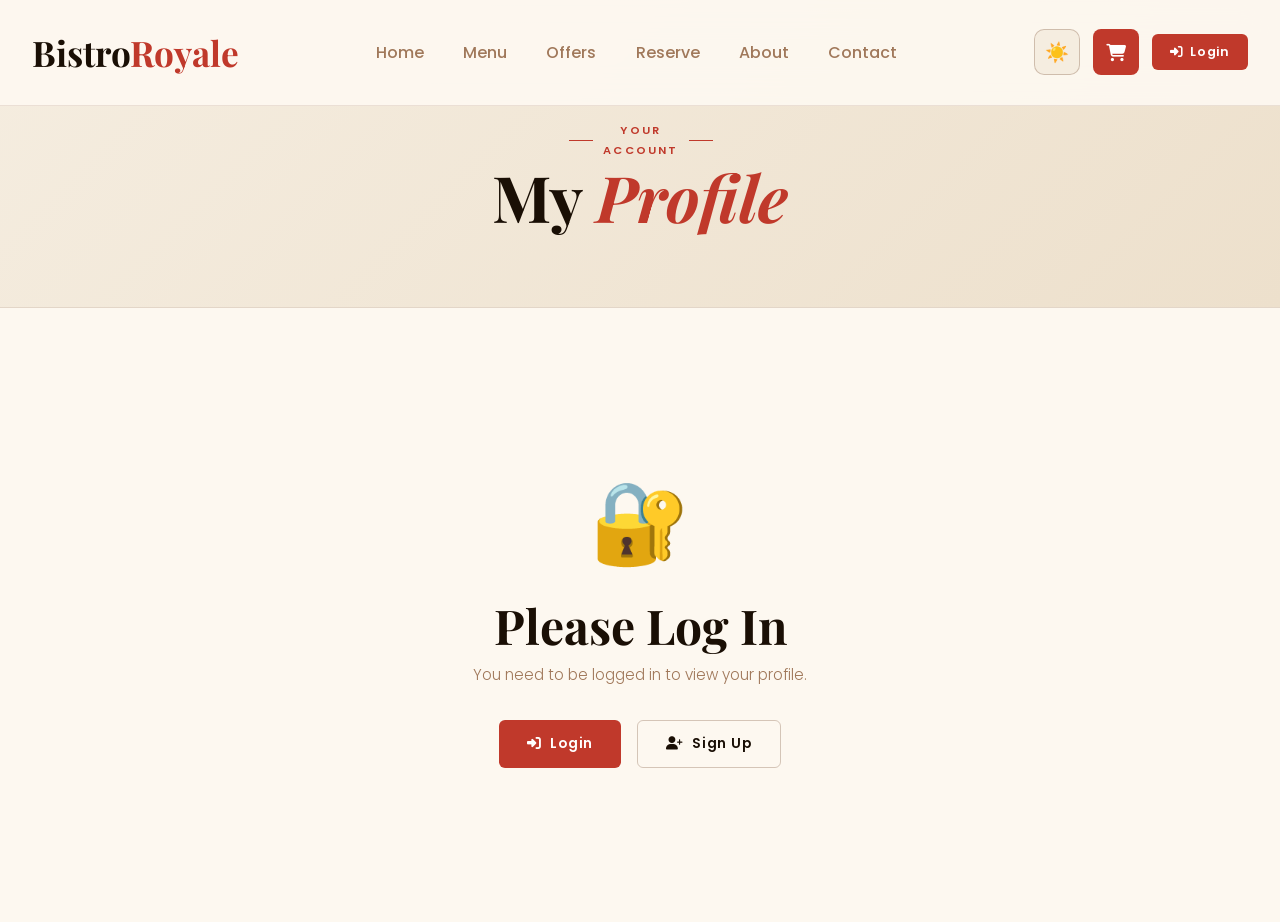
<file: profile.html>
<!DOCTYPE html>
<html lang="en" data-theme="light">

<head>
  <meta charset="UTF-8">
  <meta name="viewport" content="width=device-width,initial-scale=1">
  <title>Bistro Royale — My Profile</title>
  <link rel="stylesheet" href="css/global.css">
  <link rel="stylesheet" href="https://cdnjs.cloudflare.com/ajax/libs/font-awesome/6.5.0/css/all.min.css">
  <style>
    .profile-layout {
      display: grid;
      grid-template-columns: 300px 1fr;
      gap: 2rem;
      align-items: start
    }

    /* Sidebar */
    .profile-sidebar {
      background: var(--card);
      border: 1px solid var(--border);
      border-radius: 16px;
      overflow: hidden;
      position: sticky;
      top: 90px
    }

    .profile-header {
      background: linear-gradient(135deg, var(--accent), var(--accent2));
      padding: 2rem;
      text-align: center;
      color: #fff
    }

    .profile-avatar {
      width: 80px;
      height: 80px;
      border-radius: 50%;
      background: rgba(255, 255, 255, .2);
      border: 3px solid rgba(255, 255, 255, .5);
      display: flex;
      align-items: center;
      justify-content: center;
      font-size: 2.2rem;
      margin: 0 auto 1rem
    }

    .profile-name {
      font-family: 'Playfair Display', serif;
      font-size: 1.3rem;
      font-weight: 700;
      color: #fff;
      margin-bottom: .2rem
    }

    .profile-email {
      font-size: .78rem;
      color: rgba(255, 255, 255, .8)
    }

    .profile-joined {
      font-size: .7rem;
      color: rgba(255, 255, 255, .6);
      margin-top: .3rem
    }

    .profile-nav {
      padding: 1rem
    }

    .profile-nav-btn {
      display: flex;
      align-items: center;
      gap: .8rem;
      width: 100%;
      padding: .9rem 1rem;
      border: none;
      background: transparent;
      color: var(--text2);
      font-family: 'Poppins', sans-serif;
      font-size: .85rem;
      font-weight: 500;
      cursor: pointer;
      border-radius: 8px;
      transition: all .2s;
      text-align: left;
      text-decoration: none
    }

    .profile-nav-btn:hover {
      background: var(--badge);
      color: var(--accent)
    }

    .profile-nav-btn.active {
      background: var(--badge);
      color: var(--accent);
      font-weight: 700
    }

    .profile-nav-btn i {
      width: 20px;
      text-align: center;
      font-size: .9rem
    }

    .profile-nav-sep {
      height: 1px;
      background: var(--border);
      margin: .5rem 0
    }

    /* Tabs */
    .profile-tab {
      display: none
    }

    .profile-tab.active {
      display: block;
      animation: fadeInUp .4s both
    }

    /* Stats strip */
    .stats-row {
      display: grid;
      grid-template-columns: repeat(3, 1fr);
      gap: 1rem;
      margin-bottom: 2rem
    }

    .stat-box {
      background: var(--card);
      border: 1px solid var(--border);
      border-radius: 12px;
      padding: 1.4rem;
      text-align: center
    }

    .stat-box-num {
      font-family: 'Playfair Display', serif;
      font-size: 2rem;
      font-weight: 700;
      color: var(--accent)
    }

    .stat-box-lbl {
      font-size: .72rem;
      color: var(--muted);
      text-transform: uppercase;
      letter-spacing: .08em;
      margin-top: .3rem
    }

    /* Orders */
    .order-card {
      background: var(--card);
      border: 1px solid var(--border);
      border-radius: 12px;
      overflow: hidden;
      margin-bottom: 1.2rem;
      transition: all .3s
    }

    .order-card:hover {
      border-color: var(--accent);
      box-shadow: 0 8px 24px rgba(0, 0, 0, .08);
      transform: translateY(-2px)
    }

    .order-header-row {
      display: flex;
      justify-content: space-between;
      align-items: center;
      gap: 1.5rem;
      padding: 1.4rem;
      border-bottom: 1px solid var(--border);
      background: linear-gradient(135deg, var(--bg2) 0%, transparent 100%)
    }

    .order-id-col {
      display: flex;
      flex-direction: column;
      gap: .3rem;
      flex: 1
    }

    .order-id {
      font-family: 'Playfair Display', serif;
      font-weight: 700;
      font-size: 1.1rem;
      color: var(--text)
    }

    .order-date {
      font-size: .75rem;
      color: var(--muted);
      display: flex;
      align-items: center;
      gap: .4rem
    }

    .order-date i {
      font-size: .7rem
    }

    .order-price-col {
      display: flex;
      flex-direction: column;
      align-items: center;
      gap: .4rem;
      padding: 0 1rem;
      border-left: 1px solid var(--border);
      border-right: 1px solid var(--border)
    }

    .order-price {
      font-family: 'Playfair Display', serif;
      font-weight: 700;
      font-size: 1.3rem;
      color: var(--accent)
    }

    .order-count {
      font-size: .75rem;
      background: var(--badge);
      color: var(--accent);
      padding: 4px 10px;
      border-radius: 6px;
      display: flex;
      align-items: center;
      gap: .3rem;
      font-weight: 600
    }

    .order-count i {
      font-size: .65rem
    }

    .order-status {
      padding: 8px 14px;
      border-radius: 8px;
      font-size: .75rem;
      font-weight: 700;
      display: flex;
      align-items: center;
      gap: .5rem;
      white-space: nowrap
    }

    .order-status i {
      font-size: .85rem
    }

    .order-status.delivered {
      background: rgba(39, 174, 96, .12);
      color: #27ae60
    }

    .order-status.preparing {
      background: rgba(243, 156, 18, .12);
      color: #f39c12
    }

    .order-status.placed {
      background: rgba(52, 152, 219, .12);
      color: #3498db
    }

    .order-items-section {
      padding: 1.2rem 1.4rem;
      background: linear-gradient(135deg, var(--bg) 0%, transparent 100%)
    }

    .order-items-label {
      font-size: .75rem;
      color: var(--muted);
      font-weight: 600;
      text-transform: uppercase;
      letter-spacing: .05em;
      margin-bottom: .7rem
    }

    .order-items-row {
      display: flex;
      gap: .6rem;
      flex-wrap: wrap
    }

    .order-item-chip {
      background: var(--card);
      border: 1px solid var(--border2);
      padding: 6px 12px;
      border-radius: 8px;
      font-size: .75rem;
      color: var(--text2);
      font-weight: 500;
      transition: all .2s
    }

    .order-item-chip:hover {
      border-color: var(--accent);
      color: var(--accent)
    }

    .order-item-more {
      background: var(--accent);
      border-color: var(--accent);
      color: #fff;
      font-weight: 700
    }

    .order-footer-row {
      display: flex;
      justify-content: space-between;
      align-items: center;
      padding: 1.2rem 1.4rem;
      border-top: 1px solid var(--border);
      gap: 1rem
    }

    .order-delivery-info {
      display: flex;
      gap: 1.5rem;
      flex-wrap: wrap;
      font-size: .8rem;
      color: var(--text2)
    }

    .order-delivery-info span {
      display: flex;
      align-items: center;
      gap: .5rem
    }

    .order-delivery-info i {
      font-size: .9rem;
      color: var(--accent);
      width: 18px;
      text-align: center
    }

    .order-view-btn {
      display: flex;
      align-items: center;
      justify-content: center;
      width: 32px;
      height: 32px;
      border-radius: 8px;
      background: var(--badge);
      color: var(--accent);
      transition: all .2s;
      text-decoration: none
    }

    .order-view-btn:hover {
      background: var(--accent);
      color: #fff;
      transform: translateX(2px)
    }

    .no-orders {
      text-align: center;
      padding: 3rem;
      color: var(--muted)
    }

    .no-orders i {
      font-size: 3rem;
      margin-bottom: 1rem;
      display: block
    }

    /* Settings form */
    .settings-card {
      background: var(--card);
      border: 1px solid var(--border);
      border-radius: 12px;
      padding: 2rem;
      margin-bottom: 1.5rem
    }

    .settings-card h4 {
      font-size: 1rem;
      margin-bottom: 1.5rem;
      padding-bottom: .8rem;
      border-bottom: 1px solid var(--border);
      display: flex;
      align-items: center;
      gap: .6rem
    }

    /* Reservations */
    .res-card {
      background: var(--card);
      border: 1px solid var(--border);
      border-radius: 12px;
      padding: 1.4rem;
      margin-bottom: 1rem
    }

    .res-date-big {
      font-family: 'Playfair Display', serif;
      font-size: 1.6rem;
      font-weight: 700;
      color: var(--accent)
    }

    .res-row {
      display: flex;
      gap: 1.5rem;
      flex-wrap: wrap;
      margin-top: .6rem
    }

    .res-detail {
      font-size: .82rem;
      color: var(--text2)
    }

    .res-detail i {
      color: var(--accent);
      margin-right: 4px
    }

    /* Favourite foods */
    .fav-grid {
      display: flex;
      flex-wrap: wrap;
      gap: .6rem
    }

    .fav-chip {
      background: var(--badge);
      border: 1px solid var(--border2);
      color: var(--accent);
      padding: 7px 16px;
      border-radius: 99px;
      font-size: .8rem;
      font-weight: 600
    }

    @media(max-width:900px) {
      .profile-layout {
        grid-template-columns: 1fr
      }

      .profile-sidebar {
        position: static
      }

      .stats-row {
        grid-template-columns: repeat(2, 1fr)
      }

      .order-header-row {
        flex-wrap: wrap;
        gap: 1rem
      }

      .order-price-col {
        border-left: none;
        border-right: none;
        padding: 0
      }
    }

    @media(max-width:480px) {
      .stats-row {
        grid-template-columns: 1fr
      }

      .order-card {
        margin-bottom: 1rem
      }

      .order-header-row {
        flex-direction: column;
        align-items: flex-start;
        gap: .8rem;
        padding: 1rem
      }

      .order-id-col {
        width: 100%
      }

      .order-price-col {
        width: 100%;
        flex-direction: row;
        justify-content: space-between;
        align-items: center;
        padding: 0;
        border: none
      }

      .order-status {
        align-self: flex-start;
        padding: 6px 10px;
        font-size: .7rem
      }

      .order-items-section {
        padding: 1rem
      }

      .order-items-label {
        font-size: .7rem
      }

      .order-items-row {
        gap: .4rem
      }

      .order-item-chip {
        font-size: .7rem;
        padding: 5px 9px
      }

      .order-footer-row {
        flex-direction: column;
        align-items: flex-start;
        padding: 1rem;
        gap: .8rem
      }

      .order-delivery-info {
        font-size: .75rem;
        gap: 1rem
      }

      .order-view-btn {
        align-self: flex-end;
        width: 28px;
        height: 28px
      }
    }

    /* Responsive Navbar */
    @media(max-width:768px) {
      .page-hero {
        padding: 120px 0 60px
      }
    }

    @media(max-width:560px) {
      .page-hero {
        padding: 110px 0 50px
      }
    }
  </style>
</head>

<body>
  <nav class="navbar">
    <div class="nav-inner">
      <a href="index.html" class="nav-logo">Bistro<span>Royale</span></a>
      <ul class="nav-links">
        <li><a href="index.html">Home</a></li>
        <li><a href="menu.html">Menu</a></li>
        <li><a href="offers.html">Offers</a></li>
        <li><a href="reservation.html">Reserve</a></li>
        <li><a href="about.html">About</a></li>
        <li><a href="contact.html">Contact</a></li>
      </ul>
      <div class="nav-right">
        <button class="theme-toggle" aria-label="Toggle theme"></button>
        <a href="cart.html" class="cart-btn"><i class="fa-solid fa-cart-shopping"></i><span class="cart-count"
            style="display:none">0</span></a>
        <a href="login.html" class="btn btn-primary btn-sm nav-login-btn"><i class="fa-solid fa-right-to-bracket"></i>
          Login</a>
        <a href="profile.html" class="btn btn-outline btn-sm nav-profile-btn"
          style="display:none;align-items:center;gap:6px">
          <i class="fa-solid fa-circle-user"></i><span class="nav-user-name"></span>
        </a>
        <button class="ham" id="ham"><span></span><span></span><span></span></button>
      </div>
    </div>
  </nav>
  <nav class="mob-nav" id="mob-nav">
    <a href="index.html">🏠 Home</a><a href="menu.html">🍽 Menu</a>
    <a href="offers.html">🎁 Offers</a><a href="reservation.html">📅 Reserve</a>
    <a href="profile.html">👤 Profile</a>
  </nav>

  <div class="page-hero">
    <div class="container">
      <p class="eyebrow">Your Account</p>
      <h1>My <em style="color:var(--accent);font-style:italic">Profile</em></h1>
    </div>
  </div>

  <main class="section">
    <div class="container">
      <div id="not-logged-in" style="display:none;text-align:center;padding:4rem 2rem">
        <div style="font-size:5rem;margin-bottom:1rem">🔐</div>
        <h2 style="margin-bottom:.5rem">Please Log In</h2>
        <p style="margin-bottom:2rem;color:var(--muted)">You need to be logged in to view your profile.</p>
        <div style="display:flex;gap:1rem;justify-content:center;flex-wrap:wrap">
          <a href="login.html" class="btn btn-primary"><i class="fa-solid fa-right-to-bracket"></i> Login</a>
          <a href="signup.html" class="btn btn-outline"><i class="fa-solid fa-user-plus"></i> Sign Up</a>
        </div>
      </div>

      <div class="profile-layout" id="profile-content" style="display:none">
        <!-- Sidebar -->
        <aside class="profile-sidebar">
          <div class="profile-header">
            <div class="profile-avatar" id="p-avatar">👤</div>
            <div class="profile-name" id="p-name">Loading...</div>
            <div class="profile-email" id="p-email"></div>
            <div class="profile-joined" id="p-joined"></div>
          </div>
          <nav class="profile-nav">
            <button class="profile-nav-btn active" onclick="switchTab('overview',this)">
              <i class="fa-solid fa-house"></i> Overview
            </button>
            <button class="profile-nav-btn" onclick="switchTab('orders',this)">
              <i class="fa-solid fa-bag-shopping"></i> My Orders
            </button>
            <button class="profile-nav-btn" onclick="switchTab('reservations',this)">
              <i class="fa-regular fa-calendar-check"></i> Reservations
            </button>
            <button class="profile-nav-btn" onclick="switchTab('favourites',this)">
              <i class="fa-solid fa-heart"></i> Favourites
            </button>
            <div class="profile-nav-sep"></div>
            <button class="profile-nav-btn" onclick="switchTab('settings',this)">
              <i class="fa-solid fa-gear"></i> Settings
            </button>
            <button class="profile-nav-btn" onclick="Auth.logout()" style="color:#e74c3c">
              <i class="fa-solid fa-right-from-bracket"></i> Logout
            </button>
          </nav>
        </aside>

        <!-- Main panel -->
        <div>

          <!-- OVERVIEW -->
          <div class="profile-tab active" id="tab-overview">
            <h3 style="margin-bottom:1.5rem;font-size:1.5rem">Welcome back, <span id="ov-name"
                style="color:var(--accent)"></span>!</h3>

            <div class="stats-row">
              <div class="stat-box fade-up">
                <div class="stat-box-num" id="ov-orders">0</div>
                <div class="stat-box-lbl">Total Orders</div>
              </div>
              <div class="stat-box fade-up">
                <div class="stat-box-num" id="ov-spent">$0</div>
                <div class="stat-box-lbl">Total Spent</div>
              </div>
              <div class="stat-box fade-up">
                <div class="stat-box-num" id="ov-reservations">0</div>
                <div class="stat-box-lbl">Reservations</div>
              </div>
            </div>

            <!-- Recent orders -->
            <h4 style="margin-bottom:1rem;font-size:1.1rem"><i class="fa-solid fa-clock-rotate-left"
                style="color:var(--accent);margin-right:8px"></i>Recent Orders</h4>
            <div id="ov-recent-orders"></div>

            <!-- Quick actions -->
            <div style="display:grid;grid-template-columns:repeat(2,1fr);gap:1rem;margin-top:2rem">
              <a href="menu.html" class="btn btn-primary btn-block" style="justify-content:center">
                <i class="fa-solid fa-utensils"></i> Order Now
              </a>
              <a href="reservation.html" class="btn btn-outline btn-block" style="justify-content:center">
                <i class="fa-regular fa-calendar"></i> Reserve Table
              </a>
            </div>
          </div>

          <!-- ORDERS -->
          <div class="profile-tab" id="tab-orders">
            <div style="display:flex;justify-content:space-between;align-items:center;margin-bottom:1.5rem">
              <h3 style="font-size:1.5rem">My Orders</h3>
              <a href="menu.html" class="btn btn-primary btn-sm"><i class="fa-solid fa-plus"></i> New Order</a>
            </div>
            <div id="orders-list"></div>
          </div>

          <!-- RESERVATIONS -->
          <div class="profile-tab" id="tab-reservations">
            <div style="display:flex;justify-content:space-between;align-items:center;margin-bottom:1.5rem">
              <h3 style="font-size:1.5rem">My Reservations</h3>
              <a href="reservation.html" class="btn btn-primary btn-sm"><i class="fa-solid fa-plus"></i> New Booking</a>
            </div>
            <div id="reservations-list"></div>
          </div>

          <!-- FAVOURITES -->
          <div class="profile-tab" id="tab-favourites">
            <h3 style="font-size:1.5rem;margin-bottom:1.5rem">My Favourite Foods</h3>
            <div id="fav-content"></div>
          </div>

          <!-- SETTINGS -->
          <div class="profile-tab" id="tab-settings">
            <h3 style="font-size:1.5rem;margin-bottom:1.5rem">Account Settings</h3>

            <div class="settings-card">
              <h4><i class="fa-solid fa-user" style="color:var(--accent)"></i> Personal Information</h4>
              <form id="settings-form" novalidate>
                <div class="frow">
                  <div class="fgroup">
                    <label for="s-name">Full Name</label>
                    <input type="text" id="s-name" placeholder="Your name">
                    <span class="ferr" id="s-name-e"></span>
                  </div>
                  <div class="fgroup">
                    <label for="s-phone">Phone</label>
                    <input type="tel" id="s-phone" placeholder="+1 555 000 0000">
                    <span class="ferr" id="s-phone-e"></span>
                  </div>
                </div>
                <div class="fgroup">
                  <label for="s-email">Email Address</label>
                  <input type="email" id="s-email" placeholder="your@email.com">
                  <span class="ferr" id="s-email-e"></span>
                </div>
                <button type="submit" class="btn btn-primary"><i class="fa-solid fa-floppy-disk"></i> Save
                  Changes</button>
              </form>
            </div>

            <div class="settings-card">
              <h4><i class="fa-solid fa-moon" style="color:var(--accent)"></i> Appearance</h4>
              <div
                style="display:flex;align-items:center;justify-content:space-between;padding:1rem;background:var(--bg2);border-radius:10px;border:1px solid var(--border)">
                <div>
                  <div style="font-weight:600;font-size:.9rem">Dark Mode</div>
                  <div style="font-size:.78rem;color:var(--muted)">Switch between light and dark theme</div>
                </div>
                <button class="theme-toggle" style="flex-shrink:0"></button>
              </div>
            </div>

            <div class="settings-card">
              <h4><i class="fa-solid fa-trash" style="color:#e74c3c"></i> Danger Zone</h4>
              <div style="display:flex;gap:1rem;flex-wrap:wrap">
                <button class="btn btn-outline btn-sm" onclick="clearOrders()"
                  style="border-color:#e74c3c;color:#e74c3c">
                  <i class="fa-solid fa-trash"></i> Clear Order History
                </button>
                <button class="btn btn-outline btn-sm" onclick="Auth.logout()"
                  style="border-color:#e74c3c;color:#e74c3c">
                  <i class="fa-solid fa-right-from-bracket"></i> Logout
                </button>
              </div>
            </div>
          </div>

        </div>
      </div>
    </div>
  </main>

  <button id="btt" aria-label="Back to top"><i class="fa-solid fa-chevron-up"></i></button>
  <script src="js/global.js"></script>
  <script>
    function switchTab(name, btn) {
      document.querySelectorAll('.profile-tab').forEach(t => t.classList.remove('active'));
      document.querySelectorAll('.profile-nav-btn').forEach(b => b.classList.remove('active'));
      document.getElementById('tab-' + name).classList.add('active');
      if (btn) btn.classList.add('active');
      initFadeUp();
    }

    function renderOrders(containerId, limit) {
      const orders = Orders.get();
      const el = document.getElementById(containerId);
      if (!el) return;
      if (!orders.length) {
        el.innerHTML = `<div class="no-orders"><i class="fa-solid fa-bag-shopping"></i><p>No orders yet.</p><a href="menu.html" class="btn btn-primary btn-sm" style="margin-top:1rem">Order Now</a></div>`;
        return;
      }
      const list = limit ? orders.slice(0, limit) : orders;
      const statuses = ['delivered', 'delivered', 'preparing', 'placed'];
      const statusIcons = { 'delivered': 'fa-check-circle', 'preparing': 'fa-hourglass-half', 'placed': 'fa-clipboard' };
      el.innerHTML = list.map((order, i) => {
        const status = order.status || statuses[i % statuses.length];
        const itemCount = (order.items || []).length;
        const itemNames = (order.items || []).map(it => it.name);
        const allItems = itemNames.slice(0, 5);
        const extraCount = itemCount - 5;
        const statusIcon = statusIcons[status] || 'fa-info-circle';
        return `<div class="order-card fade-up">
      <div class="order-header-row">
        <div class="order-id-col">
          <div class="order-id">${order.id || 'ORD-' + (i + 1)}</div>
          <div class="order-date"><i class="fa-regular fa-calendar"></i>${order.date ? new Date(order.date).toLocaleDateString('en-US', { month: 'short', day: 'numeric' }) : 'Recently'}</div>
        </div>
        <div class="order-price-col">
          <div class="order-price">$${(+order.total || 0).toFixed(2)}</div>
          <div class="order-count"><i class="fa-solid fa-bag-shopping"></i> ${itemCount}</div>
        </div>
        <span class="order-status ${status}"><i class="fa-solid ${statusIcon}"></i> ${status.charAt(0).toUpperCase() + status.slice(1)}</span>
      </div>
      <div class="order-items-section">
        <div class="order-items-label">Items Ordered:</div>
        <div class="order-items-row">
          ${allItems.map(n => `<span class="order-item-chip">${n}</span>`).join('')}
          ${extraCount > 0 ? `<span class="order-item-chip order-item-more">+${extraCount} more</span>` : ''}
        </div>
      </div>
      <div class="order-footer-row">
        <div class="order-delivery-info">
          <span><i class="fa-solid fa-${order.delivery === 0 ? 'store' : 'truck'}"></i> ${order.delivery === 0 ? 'Pick Up' : 'Delivery'}</span>
          ${order.address ? `<span><i class="fa-solid fa-map-pin"></i> ${order.address}</span>` : ''}
        </div>
        <a href="#" class="order-view-btn"><i class="fa-solid fa-arrow-right"></i></a>
      </div>
    </div>`;
      }).join('');
      initFadeUp();
    }

    function renderReservations() {
      const list = JSON.parse(localStorage.getItem('br_reservations') || '[]');
      const el = document.getElementById('reservations-list');
      if (!el) return;
      if (!list.length) {
        el.innerHTML = `<div class="no-orders"><i class="fa-regular fa-calendar"></i><p>No reservations yet.</p><a href="reservation.html" class="btn btn-primary btn-sm" style="margin-top:1rem">Book a Table</a></div>`;
        return;
      }
      el.innerHTML = list.map(r => `
    <div class="res-card fade-up">
      <div style="display:flex;justify-content:space-between;align-items:flex-start;flex-wrap:wrap;gap:.5rem">
        <div>
          <div class="res-date-big">${new Date(r.date + 'T12:00:00').toLocaleDateString('en-US', { month: 'short', day: 'numeric' })}</div>
          <div style="font-size:.78rem;color:var(--muted)">${new Date(r.date + 'T12:00:00').toLocaleDateString('en-US', { weekday: 'long', year: 'numeric' })}</div>
        </div>
        <span class="badge badge-green"><i class="fa-solid fa-check"></i> Confirmed</span>
      </div>
      <div class="res-row">
        <div class="res-detail"><i class="fa-regular fa-clock"></i>${r.time}</div>
        <div class="res-detail"><i class="fa-solid fa-users"></i>${r.guests} guests</div>
        <div class="res-detail"><i class="fa-solid fa-chair"></i>${r.section}</div>
        ${r.occasion && r.occasion !== 'none' ? `<div class="res-detail"><i class="fa-solid fa-champagne-glasses"></i>${r.occasion}</div>` : ''}
      </div>
      <div style="font-size:.72rem;color:var(--muted);margin-top:.5rem">Booking ID: ${r.id}</div>
    </div>
  `).join('');
      initFadeUp();
    }

    function renderFavourites() {
      const user = Auth.get();
      const el = document.getElementById('fav-content');
      if (!el) return;
      const prefs = user.prefs || [];
      if (!prefs.length) {
        el.innerHTML = `<p style="color:var(--muted)">No food preferences set. <a href="profile.html#settings">Update your profile</a> to add favourites.</p>`;
        return;
      }
      const menu = JSON.parse(localStorage.getItem('br_menu') || '[]');
      const favItems = menu.filter(item => prefs.includes(item.cat)).slice(0, 6);
      el.innerHTML = `
    <div style="margin-bottom:1.5rem">
      <p style="font-size:.85rem;color:var(--muted);margin-bottom:1rem">Your favourite categories:</p>
      <div class="fav-grid">${prefs.map(p => `<span class="fav-chip">🍽 ${p.charAt(0).toUpperCase() + p.slice(1)}</span>`).join('')}</div>
    </div>
    <h4 style="margin-bottom:1rem;font-size:1rem">Recommended for You</h4>
    <div style="display:grid;grid-template-columns:repeat(3,1fr);gap:1rem">
      ${favItems.map(item => `
        <div class="food-card">
          <div class="food-card-img"><img src="${item.img}" alt="${item.name}" style="width:100%;height:100%;object-fit:cover" onerror="this.src='data:image/svg+xml,<svg xmlns=%22http://www.w3.org/2000/svg%22 viewBox=%220 0 200 200%22><rect fill=%22%23e0d5c7%22 width=%22200%22 height=%22200%22/><text x=%2250%25%22 y=%2250%25%22 font-size=%2280%22 text-anchor=%22middle%22 dy=%22.3em%22>${item.emoji}</text></svg>'"></div>
          <div class="food-card-body">
            <h4 class="food-card-name" style="font-size:.95rem">${item.name}</h4>
            <div class="food-card-footer">
              <span class="food-price">$${item.price}</span>
              <button class="btn btn-primary btn-sm" onclick="Cart.add(${JSON.stringify({ id: item.id, name: item.name, emoji: item.emoji, price: item.price, desc: item.desc, cat: item.cat }).replace(/"/g, '&quot;')})">Add</button>
            </div>
          </div>
        </div>
      `).join('')}
    </div>
  `;
      initFadeUp();
    }

    function clearOrders() {
      if (!confirm('Clear all order history?')) return;
      localStorage.removeItem('br_orders');
      renderOrders('orders-list');
      renderOrders('ov-recent-orders', 2);
      toast('Order history cleared.', 'info');
    }

    function loadSettings() {
      const user = Auth.get();
      if (!user) return;
      if (document.getElementById('s-name')) document.getElementById('s-name').value = user.name || '';
      if (document.getElementById('s-email')) document.getElementById('s-email').value = user.email || '';
      if (document.getElementById('s-phone')) document.getElementById('s-phone').value = user.phone || '';
    }

    function initSettings() {
      const form = document.getElementById('settings-form');
      if (!form) return;
      const fields = { 's-name': [V.required, V.name], 's-email': [V.required, V.email], 's-phone': [V.phone] };
      setupLiveValidation(fields, form);
      form.addEventListener('submit', e => {
        e.preventDefault();
        let ok = true;
        Object.keys(fields).forEach(id => { if (!validateField(id, fields[id], form)) ok = false; });
        if (!ok) { toast('Please fix errors.', 'bad'); return; }
        const user = Auth.get() || {};
        user.name = document.getElementById('s-name').value.trim();
        user.email = document.getElementById('s-email').value.trim();
        user.phone = document.getElementById('s-phone').value.trim();
        Auth.save(user);
        Auth.updateNav();
        document.getElementById('p-name').textContent = user.name;
        document.getElementById('p-email').textContent = user.email;
        document.getElementById('ov-name').textContent = user.name.split(' ')[0];
        toast('✅ Profile updated!', 'ok');
      });
    }

    // Init
    const user = Auth.get();
    if (!user) {
      document.getElementById('not-logged-in').style.display = 'block';
    } else {
      document.getElementById('profile-content').style.display = 'grid';

      // Fill header
      document.getElementById('p-avatar').textContent = (user.name || 'U')[0].toUpperCase();
      document.getElementById('p-name').textContent = user.name || 'User';
      document.getElementById('p-email').textContent = user.email || '';
      document.getElementById('ov-name').textContent = (user.name || 'there').split(' ')[0];
      if (user.createdAt) document.getElementById('p-joined').textContent = 'Member since ' + new Date(user.createdAt).toLocaleDateString('en-US', { month: 'long', year: 'numeric' });

      // Stats
      const orders = Orders.get();
      const reservations = JSON.parse(localStorage.getItem('br_reservations') || '[]');
      const totalSpent = orders.reduce((s, o) => s + (+o.total || 0), 0);
      document.getElementById('ov-orders').textContent = orders.length;
      document.getElementById('ov-spent').textContent = '$' + totalSpent.toFixed(0);
      document.getElementById('ov-reservations').textContent = reservations.length;

      renderOrders('ov-recent-orders', 2);
      renderOrders('orders-list');
      renderReservations();
      renderFavourites();
      loadSettings();
      initSettings();
    }
  </script>
</body>

</html>
</file>
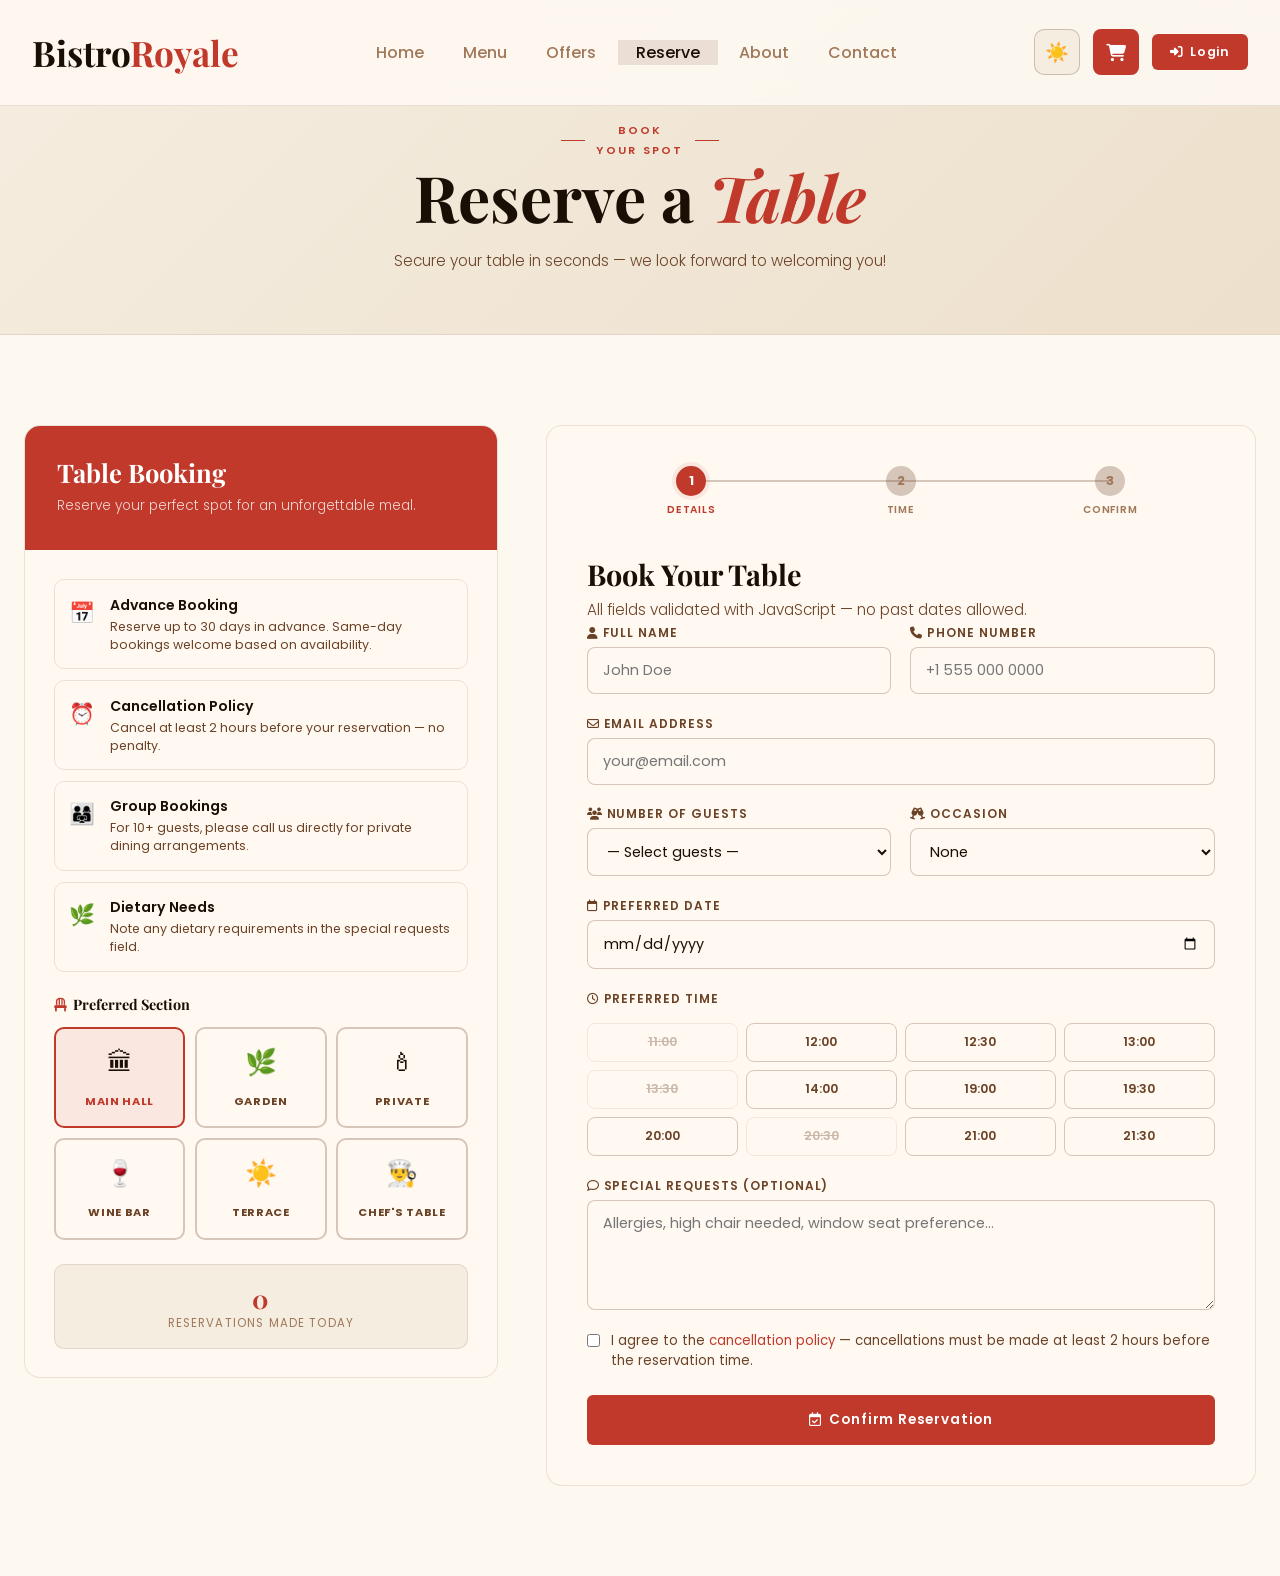
<file: reservation.html>
<!DOCTYPE html>
<html lang="en" data-theme="light">

<head>
  <meta charset="UTF-8">
  <meta name="viewport" content="width=device-width,initial-scale=1">
  <title>Bistro Royale — Reserve a Table</title>
  <link rel="stylesheet" href="css/global.css">
  <link rel="stylesheet" href="https://cdnjs.cloudflare.com/ajax/libs/font-awesome/6.5.0/css/all.min.css">
  <style>
    .res-layout {
      display: grid;
      grid-template-columns: 1fr 1.5fr;
      gap: 3rem;
      align-items: start
    }

    /* Info side */
    .res-info {
      background: var(--card);
      border: 1px solid var(--border);
      border-radius: 16px;
      overflow: hidden
    }

    .res-info-header {
      background: var(--accent);
      padding: 2rem;
      color: #fff
    }

    .res-info-header h3 {
      font-family: 'Playfair Display', serif;
      font-size: 1.6rem;
      color: #fff;
      margin-bottom: .4rem
    }

    .res-info-header p {
      color: rgba(255, 255, 255, .8);
      font-size: .85rem
    }

    .res-info-body {
      padding: 1.8rem
    }

    .res-rule {
      display: flex;
      gap: .9rem;
      align-items: flex-start;
      padding: .9rem;
      border: 1px solid var(--border);
      border-radius: 10px;
      margin-bottom: .7rem;
      transition: border-color .2s
    }

    .res-rule:hover {
      border-color: var(--accent)
    }

    .res-rule-icon {
      font-size: 1.3rem;
      flex-shrink: 0;
      margin-top: 2px
    }

    .res-rule-title {
      font-weight: 600;
      font-size: .88rem;
      margin-bottom: 2px
    }

    .res-rule-desc {
      font-size: .78rem;
      color: var(--text2)
    }

    /* Table selector */
    .table-selector {
      margin: 1.5rem 0
    }

    .table-selector h4 {
      font-size: .9rem;
      margin-bottom: .9rem
    }

    .table-grid {
      display: grid;
      grid-template-columns: repeat(3, 1fr);
      gap: .6rem
    }

    .table-opt {
      border: 2px solid var(--border2);
      border-radius: 10px;
      padding: .9rem .5rem;
      text-align: center;
      cursor: pointer;
      transition: all .2s;
      user-select: none
    }

    .table-opt:hover {
      border-color: var(--accent)
    }

    .table-opt.selected {
      background: var(--badge);
      border-color: var(--accent)
    }

    .table-opt .t-icon {
      font-size: 1.6rem;
      margin-bottom: .3rem;
      display: block
    }

    .table-opt .t-name {
      font-size: .7rem;
      font-weight: 700;
      letter-spacing: .06em;
      text-transform: uppercase;
      color: var(--text2)
    }

    .table-opt.selected .t-name {
      color: var(--accent)
    }

    /* Form */
    .res-form-card {
      background: var(--card);
      border: 1px solid var(--border);
      border-radius: 16px;
      padding: 2.5rem
    }

    .res-form-card h3 {
      font-family: 'Playfair Display', serif;
      font-size: 1.8rem;
      margin-bottom: .3rem
    }

    .res-form-card>p {
      font-size: .85rem;
      color: var(--muted);
      margin-bottom: 2rem
    }

    .time-grid {
      display: grid;
      grid-template-columns: repeat(4, 1fr);
      gap: .5rem;
      margin-top: .6rem
    }

    .time-slot {
      border: 1.5px solid var(--border2);
      border-radius: 8px;
      padding: .6rem .3rem;
      text-align: center;
      cursor: pointer;
      font-size: .78rem;
      font-weight: 600;
      transition: all .2s;
      color: var(--text2)
    }

    .time-slot:hover {
      border-color: var(--accent);
      color: var(--accent)
    }

    .time-slot.selected {
      background: var(--accent);
      color: #fff;
      border-color: var(--accent)
    }

    .time-slot.unavailable {
      opacity: .35;
      cursor: not-allowed;
      text-decoration: line-through
    }

    /* Date info bar */
    .date-info {
      background: var(--bg2);
      border: 1px solid var(--border2);
      border-radius: 8px;
      padding: .8rem 1rem;
      margin-top: .5rem;
      font-size: .8rem;
      display: none
    }

    .date-info.show {
      display: flex;
      align-items: center;
      gap: .6rem
    }

    .date-ok {
      color: #27ae60
    }

    .date-bad {
      color: #e74c3c
    }

    /* Progress steps */
    .steps {
      display: flex;
      gap: 0;
      margin-bottom: 2.5rem
    }

    .step {
      flex: 1;
      text-align: center;
      position: relative
    }

    .step::after {
      content: '';
      position: absolute;
      top: 14px;
      right: -50%;
      width: 100%;
      height: 2px;
      background: var(--border2);
      z-index: 0
    }

    .step:last-child::after {
      display: none
    }

    .step-circle {
      width: 30px;
      height: 30px;
      border-radius: 50%;
      background: var(--border2);
      color: var(--muted);
      font-size: .8rem;
      font-weight: 700;
      display: flex;
      align-items: center;
      justify-content: center;
      margin: 0 auto .4rem;
      position: relative;
      z-index: 1;
      transition: all .3s
    }

    .step.done .step-circle {
      background: var(--accent);
      color: #fff
    }

    .step.active .step-circle {
      background: var(--accent);
      color: #fff;
      box-shadow: 0 0 0 4px var(--badge)
    }

    .step-label {
      font-size: .65rem;
      font-weight: 600;
      color: var(--muted);
      text-transform: uppercase;
      letter-spacing: .08em
    }

    .step.done .step-label,
    .step.active .step-label {
      color: var(--accent)
    }

    /* Success */
    .res-success {
      display: none;
      text-align: center;
      padding: 2.5rem 1rem
    }

    .res-success.show {
      display: block
    }

    .res-success .succ-icon {
      font-size: 4rem;
      margin-bottom: 1rem;
      display: block;
      animation: float 2s ease-in-out infinite
    }

    .conf-card {
      background: var(--bg2);
      border: 1px solid var(--border2);
      border-radius: 12px;
      padding: 1.5rem;
      margin: 1.5rem 0;
      text-align: left
    }

    .conf-row {
      display: flex;
      justify-content: space-between;
      padding: .5rem 0;
      border-bottom: 1px solid var(--border);
      font-size: .87rem
    }

    .conf-row:last-child {
      border-bottom: none
    }

    .conf-label {
      color: var(--muted)
    }

    .conf-val {
      font-weight: 600
    }

    .guests-visual {
      display: flex;
      gap: .3rem;
      flex-wrap: wrap;
      margin-top: .5rem
    }

    .guest-dot {
      width: 28px;
      height: 28px;
      background: var(--badge);
      border: 1px solid var(--border2);
      border-radius: 50%;
      display: flex;
      align-items: center;
      justify-content: center;
      font-size: .9rem
    }

    @media(max-width:900px) {
      .res-layout {
        grid-template-columns: 1fr
      }

      .table-grid {
        grid-template-columns: repeat(2, 1fr)
      }

      .time-grid {
        grid-template-columns: repeat(3, 1fr)
      }
    }

    @media(max-width:480px) {
      .time-grid {
        grid-template-columns: repeat(2, 1fr)
      }
    }

    /* Responsive Navbar */
    @media(max-width:768px) {
      .page-hero {
        padding: 120px 0 60px
      }
    }

    @media(max-width:560px) {
      .page-hero {
        padding: 110px 0 50px
      }
    }
  </style>
</head>

<body>
  <nav class="navbar">
    <div class="nav-inner">
      <a href="index.html" class="nav-logo">Bistro<span>Royale</span></a>
      <ul class="nav-links">
        <li><a href="index.html">Home</a></li>
        <li><a href="menu.html">Menu</a></li>
        <li><a href="offers.html">Offers</a></li>
        <li><a href="reservation.html" class="active">Reserve</a></li>
        <li><a href="about.html">About</a></li>
        <li><a href="contact.html">Contact</a></li>
      </ul>
      <div class="nav-right">
        <button class="theme-toggle"></button>
        <a href="cart.html" class="cart-btn"><i class="fa-solid fa-cart-shopping"></i><span
            class="cart-count">0</span></a>
        <a href="login.html" class="btn btn-primary btn-sm nav-login-btn"><i class="fa-solid fa-right-to-bracket"></i>
          Login</a>
        <a href="profile.html" class="btn btn-outline btn-sm nav-profile-btn"
          style="display:none;align-items:center;gap:6px">
          <i class="fa-solid fa-circle-user"></i><span class="nav-user-name"></span>
        </a>
        <button class="ham" id="ham"><span></span><span></span><span></span></button>
      </div>
    </div>
  </nav>
  <nav class="mob-nav" id="mob-nav">
    <a href="index.html">🏠 Home</a><a href="menu.html">🍽 Menu</a><a href="cart.html">🛒 Cart</a>
    <a href="profile.html" class="nav-profile-btn" style="display:none">👤 Profile</a>
    <a href="login.html" class="nav-login-btn">🔑 Login</a>
  </nav>

  <div class="page-hero">
    <div class="container">
      <p class="eyebrow">Book Your Spot</p>
      <h1>Reserve a <em style="font-style:italic;color:var(--accent)">Table</em></h1>
      <p>Secure your table in seconds — we look forward to welcoming you!</p>
    </div>
  </div>

  <main class="section">
    <div class="container">
      <div class="res-layout">

        <!-- Info side -->
        <aside class="fade-up">
          <div class="res-info">
            <div class="res-info-header">
              <h3>Table Booking</h3>
              <p>Reserve your perfect spot for an unforgettable meal.</p>
            </div>
            <div class="res-info-body">

              <!-- Rules -->
              <div class="res-rule"><span class="res-rule-icon">📅</span>
                <div>
                  <div class="res-rule-title">Advance Booking</div>
                  <div class="res-rule-desc">Reserve up to 30 days in advance. Same-day bookings welcome based on
                    availability.</div>
                </div>
              </div>
              <div class="res-rule"><span class="res-rule-icon">⏰</span>
                <div>
                  <div class="res-rule-title">Cancellation Policy</div>
                  <div class="res-rule-desc">Cancel at least 2 hours before your reservation — no penalty.</div>
                </div>
              </div>
              <div class="res-rule"><span class="res-rule-icon">👨‍👩‍👧</span>
                <div>
                  <div class="res-rule-title">Group Bookings</div>
                  <div class="res-rule-desc">For 10+ guests, please call us directly for private dining arrangements.
                  </div>
                </div>
              </div>
              <div class="res-rule"><span class="res-rule-icon">🌿</span>
                <div>
                  <div class="res-rule-title">Dietary Needs</div>
                  <div class="res-rule-desc">Note any dietary requirements in the special requests field.</div>
                </div>
              </div>

              <!-- Section selector -->
              <div class="table-selector">
                <h4><i class="fa-solid fa-chair" style="color:var(--accent);margin-right:6px"></i>Preferred Section</h4>
                <div class="table-grid">
                  <div class="table-opt selected" data-section="Main Hall" onclick="selectSection(this)"><span
                      class="t-icon">🏛</span><span class="t-name">Main Hall</span></div>
                  <div class="table-opt" data-section="Garden" onclick="selectSection(this)"><span
                      class="t-icon">🌿</span><span class="t-name">Garden</span></div>
                  <div class="table-opt" data-section="Private" onclick="selectSection(this)"><span
                      class="t-icon">🕯</span><span class="t-name">Private</span></div>
                  <div class="table-opt" data-section="Bar" onclick="selectSection(this)"><span
                      class="t-icon">🍷</span><span class="t-name">Wine Bar</span></div>
                  <div class="table-opt" data-section="Terrace" onclick="selectSection(this)"><span
                      class="t-icon">☀️</span><span class="t-name">Terrace</span></div>
                  <div class="table-opt" data-section="Chef Table" onclick="selectSection(this)"><span
                      class="t-icon">👨‍🍳</span><span class="t-name">Chef's Table</span></div>
                </div>
              </div>

              <!-- Reservations count -->
              <div
                style="background:var(--bg2);border:1px solid var(--border);border-radius:10px;padding:1rem;text-align:center;margin-top:1rem">
                <div style="font-family:'Playfair Display',serif;font-size:1.6rem;font-weight:700;color:var(--accent)"
                  id="res-count">0</div>
                <div style="font-size:.72rem;color:var(--muted);text-transform:uppercase;letter-spacing:.1em">
                  Reservations Made Today</div>
              </div>

            </div>
          </div>
        </aside>

        <!-- Form -->
        <div class="res-form-card fade-up">

          <!-- Steps -->
          <div class="steps">
            <div class="step active" id="step1">
              <div class="step-circle">1</div>
              <div class="step-label">Details</div>
            </div>
            <div class="step" id="step2">
              <div class="step-circle">2</div>
              <div class="step-label">Time</div>
            </div>
            <div class="step" id="step3">
              <div class="step-circle">3</div>
              <div class="step-label">Confirm</div>
            </div>
          </div>

          <!-- Success card -->
          <div class="res-success" id="res-success">
            <span class="succ-icon">🎉</span>
            <h3 style="font-family:'Playfair Display',serif;font-size:1.8rem;margin-bottom:.5rem">Table Reserved!</h3>
            <p style="color:var(--muted);margin-bottom:1rem">We'll send a confirmation to your email. We can't wait to
              see you!</p>
            <div class="conf-card" id="conf-card"></div>
            <div style="display:flex;gap:1rem;justify-content:center;margin-top:1.5rem;flex-wrap:wrap">
              <button class="btn btn-outline" onclick="newReservation()"><i class="fa-solid fa-plus"></i> New
                Booking</button>
              <a href="menu.html" class="btn btn-primary"><i class="fa-solid fa-utensils"></i> Browse Menu</a>
            </div>
          </div>

          <!-- Form -->
          <div id="form-wrap">
            <h3>Book Your Table</h3>
            <p>All fields validated with JavaScript — no past dates allowed.</p>

            <form id="res-form" novalidate>
              <div class="frow">
                <div class="fgroup">
                  <label for="rf-name"><i class="fa-solid fa-user"></i> Full Name</label>
                  <input type="text" id="rf-name" placeholder="John Doe" autocomplete="name">
                  <span class="ferr" id="rf-name-e"></span>
                </div>
                <div class="fgroup">
                  <label for="rf-phone"><i class="fa-solid fa-phone"></i> Phone Number</label>
                  <input type="tel" id="rf-phone" placeholder="+1 555 000 0000" autocomplete="tel">
                  <span class="ferr" id="rf-phone-e"></span>
                </div>
              </div>

              <div class="fgroup">
                <label for="rf-email"><i class="fa-regular fa-envelope"></i> Email Address</label>
                <input type="email" id="rf-email" placeholder="your@email.com" autocomplete="email">
                <span class="ferr" id="rf-email-e"></span>
              </div>

              <div class="frow">
                <div class="fgroup">
                  <label for="rf-guests"><i class="fa-solid fa-users"></i> Number of Guests</label>
                  <select id="rf-guests">
                    <option value="">— Select guests —</option>
                    <option value="1">1 Person</option>
                    <option value="2">2 People</option>
                    <option value="3">3 People</option>
                    <option value="4">4 People</option>
                    <option value="5">5 People</option>
                    <option value="6">6 People</option>
                    <option value="7">7 People</option>
                    <option value="8">8 People</option>
                    <option value="10">10 People</option>
                  </select>
                  <span class="ferr" id="rf-guests-e"></span>
                </div>
                <div class="fgroup">
                  <label for="rf-occasion"><i class="fa-solid fa-champagne-glasses"></i> Occasion</label>
                  <select id="rf-occasion">
                    <option value="none">None</option>
                    <option value="Birthday">🎂 Birthday</option>
                    <option value="Anniversary">💑 Anniversary</option>
                    <option value="Business">💼 Business Dinner</option>
                    <option value="Date">❤️ Romantic Date</option>
                    <option value="Family">👨‍👩‍👧 Family Gathering</option>
                    <option value="Other">🎉 Other Celebration</option>
                  </select>
                </div>
              </div>

              <!-- Date — JS validates no past dates -->
              <div class="fgroup">
                <label for="rf-date"><i class="fa-regular fa-calendar"></i> Preferred Date</label>
                <input type="date" id="rf-date">
                <div class="date-info" id="date-info">
                  <span id="date-info-icon"></span>
                  <span id="date-info-text"></span>
                </div>
                <span class="ferr" id="rf-date-e"></span>
              </div>

              <!-- Time slots -->
              <div class="fgroup">
                <label><i class="fa-regular fa-clock"></i> Preferred Time</label>
                <div class="time-grid" id="time-grid">
                  <div class="time-slot unavailable">11:00</div>
                  <div class="time-slot" onclick="selectTime(this)">12:00</div>
                  <div class="time-slot" onclick="selectTime(this)">12:30</div>
                  <div class="time-slot" onclick="selectTime(this)">13:00</div>
                  <div class="time-slot unavailable">13:30</div>
                  <div class="time-slot" onclick="selectTime(this)">14:00</div>
                  <div class="time-slot" onclick="selectTime(this)">19:00</div>
                  <div class="time-slot" onclick="selectTime(this)">19:30</div>
                  <div class="time-slot" onclick="selectTime(this)">20:00</div>
                  <div class="time-slot unavailable">20:30</div>
                  <div class="time-slot" onclick="selectTime(this)">21:00</div>
                  <div class="time-slot" onclick="selectTime(this)">21:30</div>
                </div>
                <span class="ferr" id="rf-time-e"></span>
              </div>

              <div class="fgroup">
                <label for="rf-notes"><i class="fa-regular fa-comment"></i> Special Requests (optional)</label>
                <textarea id="rf-notes" rows="3"
                  placeholder="Allergies, high chair needed, window seat preference..."></textarea>
              </div>

              <div style="display:flex;align-items:flex-start;gap:.7rem;margin-bottom:1.5rem">
                <input type="checkbox" id="rf-agree" style="margin-top:3px;accent-color:var(--accent)">
                <label for="rf-agree" style="font-size:.83rem;color:var(--text2);cursor:pointer">
                  I agree to the <a href="#" style="color:var(--accent)">cancellation policy</a>
                  — cancellations must be made at least 2 hours before the reservation time.
                </label>
              </div>
              <span class="ferr" id="rf-agree-e"></span>

              <button type="submit" class="btn btn-primary btn-block" id="res-btn" style="padding:15px">
                <i class="fa-regular fa-calendar-check"></i> Confirm Reservation
              </button>
            </form>
          </div>
        </div>

      </div>
    </div>
  </main>

  <button id="btt" aria-label="Back to top"><i class="fa-solid fa-chevron-up"></i></button>
  <script src="js/global.js"></script>
  <script>
    let selectedTime = '';
    let selectedSection = 'Main Hall';

    function selectTime(el) {
      if (el.classList.contains('unavailable')) return;
      document.querySelectorAll('.time-slot').forEach(s => s.classList.remove('selected'));
      el.classList.add('selected');
      selectedTime = el.textContent.trim();
      document.getElementById('rf-time-e').classList.remove('show');
      // Update step
      document.getElementById('step2').classList.add('done');
    }

    function selectSection(el) {
      document.querySelectorAll('.table-opt').forEach(o => o.classList.remove('selected'));
      el.classList.add('selected');
      selectedSection = el.dataset.section;
    }

    // Date validation — JS only, no HTML5 required
    document.getElementById('rf-date').addEventListener('change', e => {
      const val = e.target.value;
      const info = document.getElementById('date-info');
      const icon = document.getElementById('date-info-icon');
      const text = document.getElementById('date-info-text');
      const errEl = document.getElementById('rf-date-e');

      if (!val) { info.classList.remove('show'); return; }

      const chosen = new Date(val);
      const today = new Date(); today.setHours(0, 0, 0, 0);
      const maxDate = new Date(); maxDate.setDate(maxDate.getDate() + 30);

      info.classList.add('show');

      if (chosen < today) {
        info.className = 'date-info show date-bad';
        icon.textContent = '❌';
        text.textContent = 'You cannot select a past date!';
        e.target.classList.add('err');
        errEl.textContent = 'Date cannot be in the past.';
        errEl.classList.add('show');
      } else if (chosen > maxDate) {
        info.className = 'date-info show date-bad';
        icon.textContent = '⚠️';
        text.textContent = 'We only accept bookings up to 30 days in advance.';
        e.target.classList.add('err');
        errEl.textContent = 'Maximum 30 days in advance.';
        errEl.classList.add('show');
      } else {
        const day = chosen.toLocaleDateString('en-US', { weekday: 'long', month: 'long', day: 'numeric' });
        const isWeekend = chosen.getDay() === 0 || chosen.getDay() === 6;
        info.className = 'date-info show date-ok';
        icon.textContent = '✅';
        text.textContent = `${day}${isWeekend ? ' — Weekend, book early!' : ' — Great choice!'}`;
        e.target.classList.remove('err');
        e.target.classList.add('ok');
        errEl.classList.remove('show');
        document.getElementById('step1').classList.add('done');
        document.getElementById('step2').classList.add('active');
      }
    });

    // Set min date to today (JS, not HTML5 min attribute for validation)
    const dateInput = document.getElementById('rf-date');
    const todayStr = new Date().toISOString().split('T')[0];
    dateInput.setAttribute('min', todayStr); // UI helper only — JS validates

    // Form fields
    const fields = {
      'rf-name': [V.required, V.name],
      'rf-phone': [V.required, V.phone],
      'rf-email': [V.required, V.email],
      'rf-guests': [V.required, V.guests],
    };
    const form = document.getElementById('res-form');
    setupLiveValidation(fields, form);

    form.addEventListener('submit', e => {
      e.preventDefault();
      let ok = true;

      Object.keys(fields).forEach(id => { if (!validateField(id, fields[id], form)) ok = false; });

      // Date validation — JS
      const dateVal = document.getElementById('rf-date').value;
      if (!dateVal) {
        setErr('rf-date', 'Please select a date.');
        ok = false;
      } else {
        const chosen = new Date(dateVal);
        const today = new Date(); today.setHours(0, 0, 0, 0);
        if (chosen < today) {
          setErr('rf-date', 'Date cannot be in the past.');
          ok = false;
        }
      }

      // Time validation — JS
      if (!selectedTime) {
        const errEl = document.getElementById('rf-time-e');
        errEl.textContent = 'Please select a time slot.';
        errEl.classList.add('show');
        ok = false;
      }

      // Checkbox — JS
      const agreeEl = document.getElementById('rf-agree');
      if (!agreeEl.checked) {
        setErr('rf-agree', 'You must agree to the cancellation policy.');
        ok = false;
      } else {
        setOk('rf-agree');
      }

      if (!ok) { toast('Please fix all errors before confirming.', 'bad'); return; }

      // Build reservation object
      const reservation = {
        id: 'RES-' + Date.now(),
        name: document.getElementById('rf-name').value.trim(),
        phone: document.getElementById('rf-phone').value.trim(),
        email: document.getElementById('rf-email').value.trim(),
        guests: document.getElementById('rf-guests').value,
        occasion: document.getElementById('rf-occasion').value,
        date: dateVal,
        time: selectedTime,
        section: selectedSection,
        notes: document.getElementById('rf-notes').value.trim(),
        bookedAt: new Date().toISOString()
      };

      // Save to localStorage
      const saved = JSON.parse(localStorage.getItem('br_reservations') || '[]');
      saved.push(reservation);
      localStorage.setItem('br_reservations', JSON.stringify(saved));

      // Update counter
      document.getElementById('res-count').textContent = saved.length;

      // Loading state
      const btn = document.getElementById('res-btn');
      btn.innerHTML = '<i class="fa-solid fa-spinner" style="animation:spin 1s linear infinite"></i> Confirming...';
      btn.disabled = true;

      setTimeout(() => {
        // Show success
        document.getElementById('form-wrap').style.display = 'none';
        document.getElementById('res-success').classList.add('show');

        // Steps complete
        ['step1', 'step2', 'step3'].forEach(id => {
          document.getElementById(id).classList.add('done');
          document.getElementById(id).classList.remove('active');
        });

        // Build confirmation card
        const guestNum = parseInt(reservation.guests);
        const guestIcons = Array.from({ length: Math.min(guestNum, 8) }, () => '<div class="guest-dot">👤</div>').join('');

        document.getElementById('conf-card').innerHTML = `
      <div class="conf-row"><span class="conf-label">Booking ID</span><span class="conf-val" style="color:var(--accent)">${reservation.id}</span></div>
      <div class="conf-row"><span class="conf-label">Name</span><span class="conf-val">${reservation.name}</span></div>
      <div class="conf-row"><span class="conf-label">Date</span><span class="conf-val">${new Date(dateVal + 'T12:00:00').toLocaleDateString('en-US', { weekday: 'long', year: 'numeric', month: 'long', day: 'numeric' })}</span></div>
      <div class="conf-row"><span class="conf-label">Time</span><span class="conf-val">${reservation.time}</span></div>
      <div class="conf-row"><span class="conf-label">Section</span><span class="conf-val">${reservation.section}</span></div>
      <div class="conf-row"><span class="conf-label">Guests (${guestNum})</span><span class="conf-val"><div class="guests-visual">${guestIcons}</div></span></div>
      ${reservation.occasion !== 'none' ? `<div class="conf-row"><span class="conf-label">Occasion</span><span class="conf-val">${reservation.occasion}</span></div>` : ''}
    `;

        toast('🎉 Table reserved! Confirmation sent.', 'ok');
      }, 1200);
    });

    function newReservation() {
      document.getElementById('form-wrap').style.display = 'block';
      document.getElementById('res-success').classList.remove('show');
      form.reset();
      selectedTime = '';
      document.querySelectorAll('.time-slot').forEach(s => s.classList.remove('selected'));
      document.getElementById('date-info').classList.remove('show');
      document.getElementById('res-btn').disabled = false;
      document.getElementById('res-btn').innerHTML = '<i class="fa-regular fa-calendar-check"></i> Confirm Reservation';
      ['step1'].forEach(id => { document.getElementById(id).classList.add('active'); });
      ['step1', 'step2', 'step3'].forEach(id => document.getElementById(id).classList.remove('done'));
      Object.keys(fields).forEach(id => { const el = document.getElementById(id); if (el) { el.classList.remove('err', 'ok'); } });
    }

    // Load reservation count
    const saved = JSON.parse(localStorage.getItem('br_reservations') || '[]');
    document.getElementById('res-count').textContent = saved.length;
  </script>
</body>

</html>
</file>
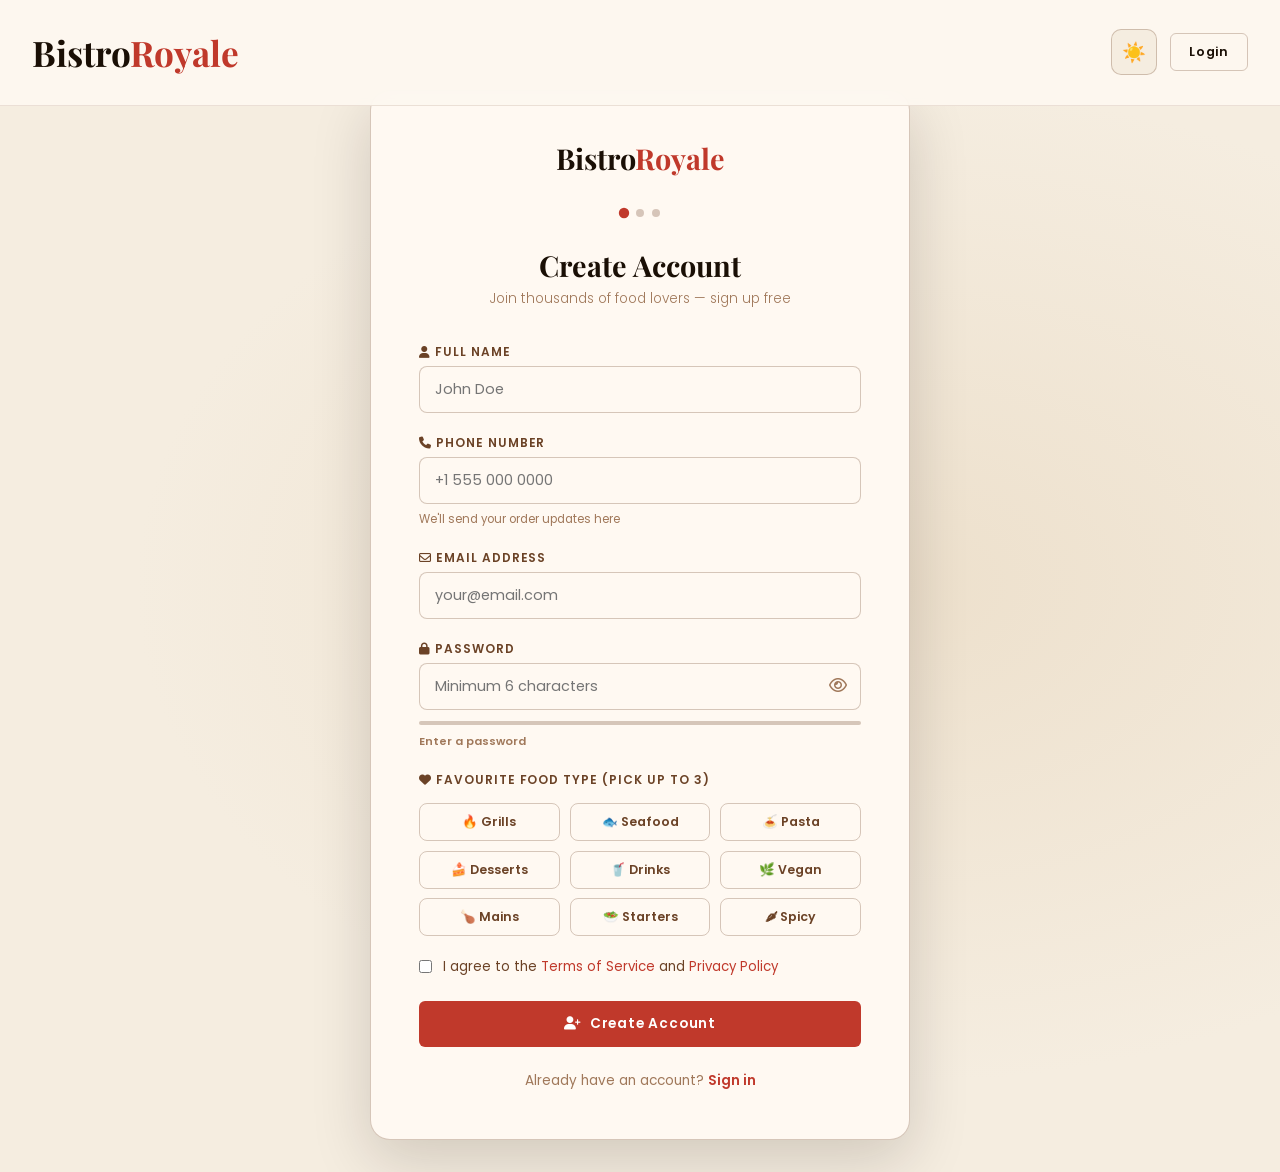
<file: signup.html>
<!DOCTYPE html>
<html lang="en" data-theme="light">

<head>
  <meta charset="UTF-8">
  <meta name="viewport" content="width=device-width,initial-scale=1">
  <title>Bistro Royale — Sign Up</title>
  <link rel="stylesheet" href="css/global.css">
  <link rel="stylesheet" href="https://cdnjs.cloudflare.com/ajax/libs/font-awesome/6.5.0/css/all.min.css">
  <style>
    .auth-page {
      min-height: 100vh;
      display: flex;
      align-items: center;
      justify-content: center;
      padding: 90px 1.5rem 2rem;
      background: var(--bg2);
      position: relative;
      overflow: hidden
    }

    .auth-page::before {
      content: '';
      position: absolute;
      inset: 0;
      background: radial-gradient(ellipse at 70% 50%, var(--bg3) 0%, transparent 60%)
    }

    .auth-card {
      width: 100%;
      max-width: 540px;
      background: var(--card);
      border: 1px solid var(--border2);
      border-radius: 20px;
      padding: 3rem;
      box-shadow: var(--shadow-lg);
      position: relative;
      z-index: 2;
      animation: fadeInUp .6s both
    }

    .auth-title {
      font-family: 'Playfair Display', serif;
      font-size: 1.8rem;
      text-align: center;
      margin-bottom: .3rem
    }

    .auth-sub {
      text-align: center;
      color: var(--muted);
      font-size: .85rem;
      margin-bottom: 2rem
    }

    .pw-wrap {
      position: relative
    }

    .pw-wrap input {
      padding-right: 48px
    }

    .pw-eye {
      position: absolute;
      right: 14px;
      top: 50%;
      transform: translateY(-50%);
      background: none;
      border: none;
      color: var(--muted);
      cursor: pointer;
      font-size: 1rem
    }

    .pw-eye:hover {
      color: var(--accent)
    }

    .strength-bar {
      height: 4px;
      border-radius: 99px;
      background: var(--border2);
      margin-top: 6px
    }

    .strength-fill {
      height: 100%;
      border-radius: 99px;
      transition: all .35s;
      width: 0
    }

    .strength-text {
      font-size: .7rem;
      margin-top: 3px;
      font-weight: 600
    }

    .food-prefs {
      display: grid;
      grid-template-columns: repeat(3, 1fr);
      gap: .6rem;
      margin-top: .6rem
    }

    .pref-chip {
      padding: 9px 8px;
      border: 1.5px solid var(--border2);
      border-radius: 8px;
      text-align: center;
      cursor: pointer;
      font-size: .78rem;
      font-weight: 600;
      transition: all .2s;
      user-select: none;
      color: var(--text2)
    }

    .pref-chip:hover {
      border-color: var(--accent);
      color: var(--accent)
    }

    .pref-chip.selected {
      background: var(--accent);
      color: #fff;
      border-color: var(--accent)
    }

    .terms-row {
      display: flex;
      align-items: flex-start;
      gap: .7rem;
      margin-bottom: 1.5rem;
      font-size: .83rem;
      color: var(--text2)
    }

    .terms-row input {
      accent-color: var(--accent);
      margin-top: 3px
    }

    .progress-steps {
      display: flex;
      justify-content: center;
      gap: .5rem;
      margin-bottom: 2rem
    }

    .step-dot {
      width: 8px;
      height: 8px;
      border-radius: 50%;
      background: var(--border2);
      transition: all .3s
    }

    .step-dot.active {
      background: var(--accent);
      transform: scale(1.3)
    }

    .auth-footer {
      text-align: center;
      margin-top: 1.5rem;
      font-size: .85rem;
      color: var(--muted)
    }

    .auth-footer a {
      color: var(--accent);
      font-weight: 600
    }

    /* Responsive Navbar */
    @media(max-width:768px) {
      .page-hero {
        padding: 120px 0 60px
      }
    }

    @media(max-width:560px) {
      .page-hero {
        padding: 110px 0 50px
      }
    }
  </style>
</head>

<body>
  <nav class="navbar">
    <div class="nav-inner">
      <a href="index.html" class="nav-logo">Bistro<span>Royale</span></a>
      <div class="nav-right">
        <button class="theme-toggle"></button>
        <a href="login.html" class="btn btn-outline btn-sm nav-login-btn">Login</a>
      </div>
    </div>
  </nav>

  <div class="auth-page">
    <div class="auth-card">
      <div style="text-align:center;margin-bottom:1.5rem">
        <div class="nav-logo" style="font-size:1.8rem;display:inline-block;margin-bottom:.5rem">
          Bistro<span style="color:var(--accent)">Royale</span>
        </div>
      </div>

      <div class="progress-steps">
        <div class="step-dot active" id="dot1"></div>
        <div class="step-dot" id="dot2"></div>
        <div class="step-dot" id="dot3"></div>
      </div>

      <h2 class="auth-title">Create Account</h2>
      <p class="auth-sub">Join thousands of food lovers — sign up free</p>

      <form id="signup-form" novalidate>
        <!-- Name -->
        <div class="fgroup">
          <label for="s-name"><i class="fa-solid fa-user"></i> Full Name</label>
          <input type="text" id="s-name" placeholder="John Doe" autocomplete="name">
          <span class="ferr" id="s-name-e"></span>
        </div>

        <!-- Phone -->
        <div class="fgroup">
          <label for="s-phone"><i class="fa-solid fa-phone"></i> Phone Number</label>
          <input type="tel" id="s-phone" placeholder="+1 555 000 0000" autocomplete="tel">
          <span class="ferr" id="s-phone-e"></span>
          <span class="fhint">We'll send your order updates here</span>
        </div>

        <!-- Email -->
        <div class="fgroup">
          <label for="s-email"><i class="fa-regular fa-envelope"></i> Email Address</label>
          <input type="email" id="s-email" placeholder="your@email.com" autocomplete="email">
          <span class="ferr" id="s-email-e"></span>
        </div>

        <!-- Password -->
        <div class="fgroup">
          <label for="s-pass"><i class="fa-solid fa-lock"></i> Password</label>
          <div class="pw-wrap">
            <input type="password" id="s-pass" placeholder="Minimum 6 characters">
            <button type="button" class="pw-eye" id="pw-toggle" aria-label="Toggle password">
              <i class="fa-regular fa-eye" id="pw-icon"></i>
            </button>
          </div>
          <div class="strength-bar">
            <div class="strength-fill" id="strength-fill"></div>
          </div>
          <div class="strength-text" id="strength-text" style="color:var(--muted)">Enter a password</div>
          <span class="ferr" id="s-pass-e"></span>
        </div>

        <!-- Favourite Food -->
        <div class="fgroup">
          <label><i class="fa-solid fa-heart"></i> Favourite Food Type (pick up to 3)</label>
          <div class="food-prefs" id="food-prefs">
            <div class="pref-chip" data-val="grills">🔥 Grills</div>
            <div class="pref-chip" data-val="seafood">🐟 Seafood</div>
            <div class="pref-chip" data-val="pasta">🍝 Pasta</div>
            <div class="pref-chip" data-val="desserts">🍰 Desserts</div>
            <div class="pref-chip" data-val="drinks">🥤 Drinks</div>
            <div class="pref-chip" data-val="vegan">🌿 Vegan</div>
            <div class="pref-chip" data-val="mains">🍗 Mains</div>
            <div class="pref-chip" data-val="starters">🥗 Starters</div>
            <div class="pref-chip" data-val="spicy">🌶 Spicy</div>
          </div>
          <span class="ferr" id="s-prefs-e"></span>
        </div>

        <!-- Terms -->
        <div class="terms-row">
          <input type="checkbox" id="s-terms">
          <label for="s-terms">
            I agree to the <a href="#" style="color:var(--accent)" onclick="return false">Terms of Service</a>
            and <a href="#" style="color:var(--accent)" onclick="return false">Privacy Policy</a>
          </label>
        </div>
        <span class="ferr" id="s-terms-e"></span>

        <button type="submit" class="btn btn-primary btn-block" id="signup-btn">
          <i class="fa-solid fa-user-plus"></i> Create Account
        </button>
      </form>

      <div class="auth-footer">Already have an account? <a href="login.html">Sign in</a></div>
    </div>
  </div>

  <script src="js/global.js"></script>
  <script>
    // Password strength
    const strengthColors = ['#e74c3c', '#e67e22', '#f1c40f', '#27ae60'];
    const strengthLabels = ['Weak', 'Fair', 'Good', 'Strong'];

    document.getElementById('s-pass').addEventListener('input', e => {
      const val = e.target.value;
      let score = 0;
      if (val.length >= 6) score++;
      if (val.length >= 10) score++;
      if (/[A-Z]/.test(val) && /[0-9]/.test(val)) score++;
      if (/[^A-Za-z0-9]/.test(val)) score++;
      const fill = document.getElementById('strength-fill');
      const txt = document.getElementById('strength-text');
      if (!val) { fill.style.width = '0'; txt.textContent = 'Enter a password'; txt.style.color = 'var(--muted)'; return; }
      fill.style.width = ((score / 4) * 100) + '%';
      fill.style.background = strengthColors[score - 1] || '#e74c3c';
      txt.textContent = strengthLabels[score - 1] || 'Weak';
      txt.style.color = strengthColors[score - 1] || '#e74c3c';

      // Animate steps
      ['dot1', 'dot2', 'dot3'].forEach((id, i) => {
        document.getElementById(id).classList.toggle('active', score > i);
      });
    });

    // Password toggle
    document.getElementById('pw-toggle').addEventListener('click', () => {
      const inp = document.getElementById('s-pass');
      const icon = document.getElementById('pw-icon');
      inp.type = inp.type === 'password' ? 'text' : 'password';
      icon.className = inp.type === 'password' ? 'fa-regular fa-eye' : 'fa-regular fa-eye-slash';
    });

    // Food pref chips
    let selectedPrefs = [];
    document.querySelectorAll('.pref-chip').forEach(chip => {
      chip.addEventListener('click', () => {
        const val = chip.dataset.val;
        if (chip.classList.contains('selected')) {
          chip.classList.remove('selected');
          selectedPrefs = selectedPrefs.filter(p => p !== val);
        } else {
          if (selectedPrefs.length >= 3) { toast('Max 3 preferences allowed!', 'bad'); return; }
          chip.classList.add('selected');
          selectedPrefs.push(val);
        }
      });
    });

    // JS Validation rules
    const fields = {
      's-name': [V.required, V.name],
      's-phone': [V.required, V.phone],
      's-email': [V.required, V.email],
      's-pass': [V.required, V.minLen(6)],
    };

    const form = document.getElementById('signup-form');
    setupLiveValidation(fields, form);

    form.addEventListener('submit', e => {
      e.preventDefault();
      let ok = true;

      // Validate all fields
      Object.keys(fields).forEach(id => { if (!validateField(id, fields[id], form)) ok = false; });

      // Validate food prefs
      if (selectedPrefs.length === 0) {
        const errEl = document.getElementById('s-prefs-e');
        errEl.textContent = 'Please select at least 1 food preference.';
        errEl.classList.add('show');
        ok = false;
      } else {
        document.getElementById('s-prefs-e').classList.remove('show');
      }

      // Validate terms (JS, not HTML5)
      const termsEl = document.getElementById('s-terms');
      if (!termsEl.checked) {
        const errEl = document.getElementById('s-terms-e');
        errEl.textContent = 'You must agree to the Terms of Service.';
        errEl.classList.add('show');
        ok = false;
      } else {
        document.getElementById('s-terms-e').classList.remove('show');
      }

      if (!ok) { toast('Please complete all required fields.', 'bad'); return; }

      // Prepare user data
      const newUser = {
        name: document.getElementById('s-name').value.trim(),
        phone: document.getElementById('s-phone').value.trim(),
        email: document.getElementById('s-email').value.trim(),
        password: document.getElementById('s-pass').value, // Store password for login verification
        prefs: selectedPrefs,
        createdAt: new Date().toISOString()
      };

      // Register account (stores email & password for login verification)
      const registered = Auth.registerAccount(newUser.email, newUser.password, {
        name: newUser.name,
        phone: newUser.phone,
        prefs: newUser.prefs,
        createdAt: newUser.createdAt
      });

      if (!registered) {
        toast('❌ Email already registered. Please login instead.', 'bad');
        return;
      }

      // Log in the new user (save to current user session)
      const loggedInUser = {
        name: newUser.name,
        phone: newUser.phone,
        email: newUser.email,
        prefs: newUser.prefs,
        loggedIn: true,
        createdAt: newUser.createdAt
      };
      Auth.save(loggedInUser);
      Auth.updateNav();

      const btn = document.getElementById('signup-btn');
      btn.innerHTML = '<i class="fa-solid fa-check"></i> Account Created!';
      btn.style.background = '#27ae60';
      btn.disabled = true;

      toast('🎉 Welcome to Bistro Royale! Account created!', 'ok');
      setTimeout(() => window.location.href = 'profile.html', 1500);
    });
  </script>
</body>

</html>
</file>
<file: css/global.css>
@import url('https://fonts.googleapis.com/css2?family=Playfair+Display:ital,wght@0,400;0,700;0,900;1,400;1,700&family=Poppins:wght@300;400;500;600;700&display=swap');

/* ═══════════════════════════════
   THEMES
═══════════════════════════════ */
:root,
[data-theme="light"] {
   --bg: #fdf8f0;
   --bg2: #f5ede0;
   --bg3: #ede0cc;
   --card: #fff9f2;
   --nav: #fdf8f0ee;
   --text: #1a0f05;
   --text2: #6b4226;
   --muted: #a0785a;
   --accent: #c0392b;
   --accent2: #e67e22;
   --gold: #d4a017;
   --border: rgba(107, 66, 38, .13);
   --border2: rgba(107, 66, 38, .28);
   --shadow: 0 4px 30px rgba(26, 15, 5, .08);
   --shadow-lg: 0 20px 60px rgba(26, 15, 5, .16);
   --input: #fff9f2;
   --badge: rgba(192, 57, 43, .09);
   --th-bg: #1a0f05;
   --th-color: #fdf8f0;
   --scroll: #c0392b;
}

[data-theme="dark"] {
   --bg: #0f0a06;
   --bg2: #180f08;
   --bg3: #221508;
   --card: #1c1208;
   --nav: #0f0a06ee;
   --text: #f5e8d0;
   --text2: #c9a07a;
   --muted: #7a5a3a;
   --accent: #f39c12;
   --accent2: #e67e22;
   --gold: #f1c40f;
   --border: rgba(201, 160, 122, .10);
   --border2: rgba(201, 160, 122, .22);
   --shadow: 0 4px 30px rgba(0, 0, 0, .5);
   --shadow-lg: 0 20px 60px rgba(0, 0, 0, .65);
   --input: #1c1208;
   --badge: rgba(243, 156, 18, .12);
   --th-bg: #f39c12;
   --th-color: #0f0a06;
   --scroll: #f39c12;
}

/* ═══════════════════════════════
   RESET & BASE
═══════════════════════════════ */
*,
*::before,
*::after {
   box-sizing: border-box;
   margin: 0;
   padding: 0
}

html {
   scroll-behavior: smooth;
   scrollbar-width: thin;
   scrollbar-color: var(--scroll) var(--bg2)
}

body {
   font-family: 'Poppins', sans-serif;
   background: var(--bg);
   color: var(--text);
   transition: background .35s, color .35s;
   overflow-x: hidden
}

::-webkit-scrollbar {
   width: 5px
}

::-webkit-scrollbar-track {
   background: var(--bg2)
}

::-webkit-scrollbar-thumb {
   background: var(--scroll);
   border-radius: 99px
}

h1,
h2,
h3,
h4,
h5 {
   font-family: 'Playfair Display', serif;
   line-height: 1.15
}

h1 {
   font-size: clamp(2.4rem, 6vw, 4.5rem)
}

h2 {
   font-size: clamp(1.8rem, 4vw, 3rem)
}

h3 {
   font-size: clamp(1.2rem, 2.5vw, 1.8rem)
}

p {
   line-height: 1.8;
   color: var(--text2);
   font-size: .95rem;
   font-weight: 300
}

a {
   color: var(--accent);
   text-decoration: none;
   transition: color .2s
}

img {
   max-width: 100%;
   display: block
}

ul {
   list-style: none
}

/* ═══════════════════════════════
   UTILITIES
═══════════════════════════════ */
.container {
   margin: 0 auto;
   padding: 0 1.5rem
}

.section {
   padding: 90px 0
}

.section-sm {
   padding: 60px 0
}

.text-center {
   text-align: center
}

.text-accent {
   color: var(--accent)
}

.eyebrow {
   display: inline-flex;
   align-items: center;
   gap: 10px;
   font-size: .7rem;
   font-weight: 600;
   letter-spacing: .2em;
   text-transform: uppercase;
   color: var(--accent);
   margin-bottom: 1rem
}

.eyebrow::before,
.eyebrow::after {
   content: '';
   flex: 0 0 24px;
   height: 1px;
   background: var(--accent)
}

.divider {
   text-align: center;
   color: var(--gold);
   font-size: 1.1rem;
   margin: 1.2rem 0;
   opacity: .5
}

/* ═══════════════════════════════
   BUTTONS
═══════════════════════════════ */
.btn {
   display: inline-flex;
   align-items: center;
   gap: 8px;
   padding: 13px 28px;
   border-radius: 6px;
   font-family: 'Poppins', sans-serif;
   font-size: .85rem;
   font-weight: 600;
   letter-spacing: .06em;
   cursor: pointer;
   border: none;
   transition: all .28s ease;
   text-decoration: none
}

.btn-primary {
   background: var(--accent);
   color: #fff
}

.btn-primary:hover {
   background: var(--accent2);
   color: #fff;
   transform: translateY(-2px);
   box-shadow: 0 10px 28px rgba(192, 57, 43, .3)
}

.btn-outline {
   background: transparent;
   color: var(--text);
   border: 1.5px solid var(--border2)
}

.btn-outline:hover {
   border-color: var(--accent);
   color: var(--accent);
   transform: translateY(-2px)
}

.btn-gold {
   background: var(--gold);
   color: #fff
}

.btn-gold:hover {
   opacity: .88;
   transform: translateY(-2px)
}

.btn-sm {
   padding: 9px 18px;
   font-size: .78rem
}

.btn-block {
   width: 100%;
   justify-content: center
}

/* ═══════════════════════════════
   CARDS
═══════════════════════════════ */
.card {
   background: var(--card);
   border: 1px solid var(--border);
   border-radius: 12px;
   transition: transform .3s, box-shadow .3s, border-color .3s
}

.card:hover {
   transform: translateY(-5px);
   box-shadow: var(--shadow-lg);
   border-color: var(--accent)
}

/* ═══════════════════════════════
   NAVBAR
═══════════════════════════════ */
.navbar {
   position: fixed;
   top: 0;
   left: 0;
   right: 0;
   z-index: 1000;
   background: var(--nav);
   backdrop-filter: blur(16px);
   border-bottom: 1px solid var(--border);
   transition: background .35s, border-color .35s;
   min-height: 80px
}

.nav-inner {
   display: flex;
   align-items: center;
   justify-content: space-between;
   padding: 1.8rem 2rem;
   max-width: 1300px;
   margin: 0 auto
}

.nav-logo {
   font-family: 'Playfair Display', serif;
   font-size: 2.2rem;
   font-weight: 700;
   color: var(--text);
   text-decoration: none
}

.nav-logo span {
   color: var(--accent)
}

.nav-links {
   display: flex;
   align-items: center;
   gap: .2rem
}

.nav-links a {
   font-size: 1rem;
   font-weight: 500;
   color: var(--muted);
   padding: 12px 18px;
   border-radius: 6px;
   text-decoration: none;
   transition: all .2s;
   white-space: nowrap
}

.nav-links a:hover,
.nav-links a.active {
   color: var(--text);
   background: var(--border)
}

.nav-right {
   display: flex;
   align-items: center;
   gap: .8rem
}

.cart-btn {
   position: relative;
   background: var(--accent);
   color: #fff;
   border: none;
   width: 46px;
   height: 46px;
   border-radius: 8px;
   cursor: pointer;
   font-size: 1.1rem;
   display: flex;
   align-items: center;
   justify-content: center;
   text-decoration: none;
   transition: all .2s
}

.cart-btn:hover {
   background: var(--accent2);
   transform: scale(1.08)
}

.cart-count {
   position: absolute;
   top: -6px;
   right: -6px;
   background: var(--gold);
   color: #fff;
   width: 18px;
   height: 18px;
   border-radius: 50%;
   font-size: .6rem;
   font-weight: 700;
   display: flex;
   align-items: center;
   justify-content: center
}

.theme-toggle {
   content: '☀️';
   width: 46px;
   height: 46px;
   background: var(--bg2);
   border: 1.5px solid var(--border2);
   border-radius: 10px;
   cursor: pointer;
   position: relative;
   outline: none;
   transition: all .3s;
   flex-shrink: 0;
   display: flex;
   align-items: center;
   justify-content: center;
   font-size: 1.2rem;
   overflow: visible;
}
.theme-toggle::before {
   content: '☀️';
   font-size: 1.2rem;
}

.theme-toggle:hover {
   border-color: var(--accent);
   background: var(--bg3)
}

.theme-toggle::after {
   content: '🌙';
   position: absolute;
   transition: opacity .3s, transform .3s;
   opacity: 0;
   top: 50%;
   left: 50%;
   transform: translate(-50%, -50%) scale(0)
}

[data-theme="dark"] .theme-toggle::before {
   opacity: 0;
   transform: translate(-50%, -50%) scale(0)
}

[data-theme="dark"] .theme-toggle::after {
   opacity: 1;
   transform: translate(-50%, -50%) scale(1)
}

.ham {
   display: none;
   flex-direction: column;
   gap: 5px;
   cursor: pointer;
   background: none;
   border: none;
   padding: 4px
}

.ham span {
   display: block;
   width: 22px;
   height: 2px;
   background: var(--text);
   border-radius: 99px;
   transition: all .3s
}

.mob-nav {
   display: none;
   position: fixed;
   top: 60px;
   left: 0;
   right: 0;
   background: var(--nav);
   backdrop-filter: blur(16px);
   border-bottom: 1px solid var(--border);
   padding: 1.2rem 2rem;
   flex-direction: column;
   gap: .5rem;
   z-index: 999
}

.mob-nav.open {
   display: flex
}

.mob-nav a {
   color: var(--text2);
   padding: 10px 0;
   border-bottom: 1px solid var(--border);
   font-size: .9rem;
   text-decoration: none
}

/* ═══════════════════════════════
   FORMS
═══════════════════════════════ */
.fgroup {
   display: flex;
   flex-direction: column;
   gap: 5px;
   margin-bottom: 1.3rem
}

.fgroup label {
   font-size: .75rem;
   font-weight: 600;
   text-transform: uppercase;
   letter-spacing: .08em;
   color: var(--text2)
}

.fgroup input,
.fgroup textarea,
.fgroup select {
   padding: 12px 15px;
   background: var(--input);
   border: 1.5px solid var(--border2);
   border-radius: 8px;
   color: var(--text);
   font-family: 'Poppins', sans-serif;
   font-size: .9rem;
   outline: none;
   transition: border-color .2s, box-shadow .2s;
   width: 100%
}

.fgroup input:focus,
.fgroup textarea:focus,
.fgroup select:focus {
   border-color: var(--accent);
   box-shadow: 0 0 0 3px rgba(192, 57, 43, .12)
}

.fgroup input.err,
.fgroup textarea.err {
   border-color: #e74c3c;
   box-shadow: 0 0 0 3px rgba(231, 76, 60, .1)
}

.fgroup input.ok {
   border-color: #27ae60
}

.fgroup textarea {
   resize: vertical;
   min-height: 110px
}

.fgroup select {
   cursor: pointer;
   background: var(--input)
}

.ferr {
   font-size: .72rem;
   color: #e74c3c;
   display: none;
   margin-top: 2px
}

.ferr.show {
   display: block
}

.fhint {
   font-size: .72rem;
   color: var(--muted);
   margin-top: 2px
}

.frow {
   display: grid;
   grid-template-columns: 1fr 1fr;
   gap: 1.2rem
}

/* ═══════════════════════════════
   TABLE
═══════════════════════════════ */
.tbl-wrap {
   overflow-x: auto;
   border-radius: 10px;
   border: 1px solid var(--border)
}

table {
   width: 100%;
   border-collapse: collapse;
   font-size: .875rem
}

thead th {
   background: var(--th-bg);
   color: var(--th-color);
   padding: 13px 16px;
   text-align: left;
   font-size: .72rem;
   font-weight: 600;
   letter-spacing: .12em;
   text-transform: uppercase
}

tbody td {
   padding: 12px 16px;
   border-bottom: 1px solid var(--border);
   color: var(--text2);
   vertical-align: middle
}

tbody tr:last-child td {
   border-bottom: none
}

tbody tr:hover td {
   background: var(--badge)
}

tbody tr:nth-child(even) {
   background: rgba(0, 0, 0, .015)
}

/* ═══════════════════════════════
   BADGES & TAGS
═══════════════════════════════ */
.badge {
   display: inline-flex;
   align-items: center;
   gap: 4px;
   font-size: .68rem;
   font-weight: 700;
   padding: 4px 10px;
   border-radius: 99px;
   letter-spacing: .06em
}

.badge-red {
   background: rgba(192, 57, 43, .12);
   color: #c0392b
}

.badge-green {
   background: rgba(39, 174, 96, .12);
   color: #27ae60
}

.badge-gold {
   background: rgba(212, 160, 23, .15);
   color: #b8860b
}

[data-theme="dark"] .badge-red {
   color: #f39c12
}

.tag {
   display: inline-block;
   font-size: .65rem;
   font-weight: 600;
   letter-spacing: .1em;
   text-transform: uppercase;
   color: var(--accent);
   background: var(--badge);
   border: 1px solid var(--border2);
   padding: 3px 10px;
   border-radius: 99px
}

/* ═══════════════════════════════
   TOAST
═══════════════════════════════ */
.toast-wrap {
   position: fixed;
   bottom: 24px;
   left: 50%;
   transform: translateX(-50%);
   z-index: 9000;
   display: flex;
   flex-direction: column;
   gap: 8px;
   align-items: center;
   pointer-events: none
}

.toast {
   padding: 12px 22px;
   border-radius: 8px;
   font-size: .84rem;
   font-weight: 600;
   box-shadow: var(--shadow-lg);
   animation: tin .3s;
   display: flex;
   align-items: center;
   gap: 8px
}

.toast.ok {
   background: #27ae60;
   color: #fff
}

.toast.bad {
   background: #e74c3c;
   color: #fff
}

.toast.info {
   background: var(--accent);
   color: #fff
}

@keyframes tin {
   from {
      opacity: 0;
      transform: translateY(12px)
   }

   to {
      opacity: 1;
      transform: translateY(0)
   }
}

/* ═══════════════════════════════
   PAGE HERO
═══════════════════════════════ */
.page-hero {
   padding: 140px 0 80px;
   background: var(--bg2);
   text-align: center;
   position: relative;
   overflow: hidden;
   border-bottom: 1px solid var(--border)
}

.page-hero::before {
   content: '';
   position: absolute;
   inset: 0;
   background: linear-gradient(135deg, var(--bg2) 0%, var(--bg3) 100%);
   z-index: 0
}

.page-hero .container {
   position: relative;
   z-index: 1
}

.page-hero h1 {
   margin-bottom: .8rem
}

.page-hero p {
   max-width: 520px;
   margin: 0 auto
}

/* ═══════════════════════════════
   BACK TO TOP
═══════════════════════════════ */
#btt {
   position: fixed;
   bottom: 26px;
   right: 26px;
   z-index: 500;
   width: 44px;
   height: 44px;
   background: var(--accent);
   color: #fff;
   border: none;
   border-radius: 10px;
   cursor: pointer;
   font-size: 1.1rem;
   display: flex;
   align-items: center;
   justify-content: center;
   opacity: 0;
   transform: translateY(20px);
   transition: all .3s;
   box-shadow: var(--shadow)
}

#btt.show {
   opacity: 1;
   transform: translateY(0)
}

#btt:hover {
   transform: translateY(-3px)
}

/* ═══════════════════════════════
   FOOD CARD (shared)
═══════════════════════════════ */
.food-card {
   background: var(--card);
   border: 1px solid var(--border);
   border-radius: 14px;
   overflow: hidden;
   transition: all .3s
}

.food-card:hover {
   transform: translateY(-6px);
   box-shadow: var(--shadow-lg);
   border-color: var(--accent)
}

.food-card-img {
   height: 200px;
   background: var(--bg3);
   display: flex;
   align-items: center;
   justify-content: center;
   font-size: 4.5rem;
   position: relative;
   overflow: hidden;
   border-bottom: 1px solid var(--border)
}

.food-card-img .bg-letter {
   position: absolute;
   font-family: 'Playfair Display', serif;
   font-size: 8rem;
   font-weight: 900;
   opacity: .06;
   color: var(--accent)
}

.food-card-body {
   padding: 1.3rem
}

.food-card-name {
   font-family: 'Playfair Display', serif;
   font-size: 1.1rem;
   margin-bottom: .4rem
}

.food-card-desc {
   font-size: .82rem;
   margin-bottom: .9rem;
   display: -webkit-box;
   -webkit-line-clamp: 2;
   -webkit-box-orient: vertical;
   overflow: hidden
}

.food-card-footer {
   display: flex;
   align-items: center;
   justify-content: space-between
}

.food-price {
   font-family: 'Playfair Display', serif;
   font-size: 1.3rem;
   font-weight: 700;
   color: var(--accent)
}

.food-old-price {
   text-decoration: line-through;
   color: var(--muted);
   font-size: .85rem;
   margin-right: 5px
}

/* ═══════════════════════════════
   ANIMATIONS
═══════════════════════════════ */
@keyframes fadeInUp {
   from {
      opacity: 0;
      transform: translateY(30px)
   }

   to {
      opacity: 1;
      transform: translateY(0)
   }
}

@keyframes fadeIn {
   from {
      opacity: 0
   }

   to {
      opacity: 1
   }
}

@keyframes pulse {

   0%,
   100% {
      transform: scale(1)
   }

   50% {
      transform: scale(1.05)
   }
}

@keyframes spin {
   to {
      transform: rotate(360deg)
   }
}

@keyframes float {

   0%,
   100% {
      transform: translateY(0)
   }

   50% {
      transform: translateY(-10px)
   }
}

.fade-up {
   opacity: 0;
   transform: translateY(30px);
   transition: opacity .6s, transform .6s
}

.fade-up.in {
   opacity: 1;
   transform: translateY(0)
}

/* ═══════════════════════════════
   RESPONSIVE
═══════════════════════════════ */
@media(max-width:1024px) {
   .frow {
      grid-template-columns: 1fr
   }
}

@media(max-width:768px) {
   .nav-links {
      display: none
   }

   .ham {
      display: flex
   }

   .section {
      padding: 70px 0
   }

   .page-hero {
      padding: 120px 0 60px
   }

   .nav-logo {
      font-size: 1.6rem
   }

   .nav-right {
      gap: 0.6rem
   }
}

@media(max-width:480px) {
   .navbar {
      min-height: 70px
   }

   .nav-inner {
      padding: 1rem 1rem
   }

   .nav-logo {
      font-size: 1.4rem
   }

   .container {
      padding: 0 1rem
   }

   .page-hero {
      padding: 110px 0 50px
   }

   .cart-btn {
      width: 40px;
      height: 40px;
      font-size: 0.95rem
   }
}

/* ═══════════════════════════════
   RESPONSIVE FIXES
═══════════════════════════════ */

/* Base box model */
*,
*::before,
*::after {
   box-sizing: border-box;
}

img,
video,
iframe {
   max-width: 100%;
}

/* Fluid containers */
.container {
   width: 100%;
}

/* Grid helpers — collapse on small screens */
.grid-2 {
   display: grid;
   grid-template-columns: repeat(2, 1fr);
   gap: 1.5rem;
}

.grid-3 {
   display: grid;
   grid-template-columns: repeat(3, 1fr);
   gap: 1.5rem;
}

.grid-4 {
   display: grid;
   grid-template-columns: repeat(4, 1fr);
   gap: 1.2rem;
}

/* Navbar overflow fix */
.nav-links {
   flex-wrap: nowrap;
   overflow: hidden;
}

.nav-inner {
   flex-wrap: nowrap;
   gap: .5rem;
}

.nav-right {
   flex-shrink: 0;
}

/* About strip inside index — make two-col responsive */
.about-strip .container,
.about-story,
.about-wrap,
.chef-wrap,
.contact-wrap,
.contact-layout,
.res-layout,
.nl-wrap,
.newsletter-inner,
.hero {
   flex-wrap: wrap;
}

/* Page hero */
.page-hero {
   padding: 120px 0 60px;
}

.page-hero h1 {
   font-size: clamp(2rem, 6vw, 4rem);
}

/* ── 1280px ── */
@media (max-width: 1280px) {
   .grid-4 {
      grid-template-columns: repeat(3, 1fr);
   }

   .pop-grid {
      grid-template-columns: repeat(3, 1fr);
   }

   .chefs-grid {
      grid-template-columns: repeat(3, 1fr);
   }
}

/* ── 1024px ── */
@media (max-width: 1024px) {
   .grid-3 {
      grid-template-columns: repeat(2, 1fr);
   }

   .grid-4 {
      grid-template-columns: repeat(2, 1fr);
   }

   .pop-grid {
      grid-template-columns: repeat(2, 1fr);
   }

   .chefs-grid {
      grid-template-columns: repeat(2, 1fr);
   }

   .values-grid {
      grid-template-columns: repeat(2, 1fr);
   }

   .menu-grid {
      grid-template-columns: repeat(2, 1fr);
   }

   .offers-grid {
      grid-template-columns: repeat(2, 1fr);
   }

   .similar-grid {
      grid-template-columns: repeat(2, 1fr);
   }

   .cart-layout {
      grid-template-columns: 1fr;
   }

   .contact-layout,
   .contact-wrap {
      grid-template-columns: 1fr;
   }

   .res-layout {
      grid-template-columns: 1fr;
   }

   .profile-layout {
      grid-template-columns: 1fr;
   }

   .profile-sidebar {
      position: static !important;
   }

   .about-story {
      grid-template-columns: 1fr;
   }

   .detail-wrap {
      grid-template-columns: 1fr;
   }

   .footer-grid {
      grid-template-columns: repeat(2, 1fr);
   }

   .fb-inner {
      grid-template-columns: repeat(2, 1fr);
   }

   .stats-row {
      grid-template-columns: repeat(2, 1fr);
   }

   .nutri-grid {
      grid-template-columns: repeat(2, 1fr);
   }

   .hours-grid {
      grid-template-columns: repeat(4, 1fr);
   }

   .frow {
      grid-template-columns: 1fr;
   }

   .nl-wrap {
      grid-template-columns: 1fr;
   }

   .summary-card {
      position: static;
   }
}

/* ── 768px ── */
@media (max-width: 768px) {
   .nav-links {
      display: none !important;
   }

   .ham {
      display: flex !important;
   }

   .nav-login-btn {
      display: none !important;
   }

   h1 {
      font-size: clamp(1.8rem, 8vw, 3rem);
   }

   h2 {
      font-size: clamp(1.5rem, 6vw, 2.2rem);
   }

   .section {
      padding: 60px 0;
   }

   .section-sm {
      padding: 40px 0;
   }

   .page-hero {
      padding: 100px 0 50px;
   }

   .grid-2,
   .grid-3,
   .grid-4 {
      grid-template-columns: 1fr;
   }

   .pop-grid {
      grid-template-columns: repeat(2, 1fr);
   }

   .menu-grid {
      grid-template-columns: repeat(2, 1fr);
   }

   .offers-grid {
      grid-template-columns: 1fr;
   }

   .values-grid {
      grid-template-columns: 1fr;
   }

   .chefs-grid {
      grid-template-columns: repeat(2, 1fr);
   }

   .similar-grid {
      grid-template-columns: repeat(2, 1fr);
   }

   .hours-grid {
      grid-template-columns: repeat(3, 1fr);
   }

   .stats-inner {
      grid-template-columns: repeat(2, 1fr);
   }

   .stats-row {
      grid-template-columns: repeat(2, 1fr);
   }

   .fb-inner {
      grid-template-columns: repeat(2, 1fr);
   }

   .footer-grid {
      grid-template-columns: repeat(2, 1fr);
   }

   .table-grid {
      grid-template-columns: repeat(2, 1fr);
   }

   .time-grid {
      grid-template-columns: repeat(3, 1fr);
   }

   .food-prefs {
      grid-template-columns: repeat(2, 1fr);
   }

   .frow {
      grid-template-columns: 1fr;
   }

   /* Hero */
   .hero {
      grid-template-columns: 1fr !important;
      min-height: auto;
      padding-top: 70px;
   }

   .hero-visual {
      display: none !important;
   }

   .hero-content {
      padding: 3rem 1.5rem 2rem !important;
      max-width: 100%;
   }

   .hero-stats {
      gap: 1rem;
   }

   /* Detail page */
   .detail-wrap {
      padding-top: 70px;
   }

   .detail-img-box {
      font-size: 7rem;
   }

   /* Cart */
   .cart-item {
      grid-template-columns: 60px 1fr auto;
      gap: .8rem;
   }

   .cart-item-img {
      width: 60px;
      height: 60px;
   }

   /* Nav profile btn text hidden on small */
   .nav-user-name {
      display: none;
   }
}

/* ── 560px ── */
@media (max-width: 560px) {
   .container {
      padding: 0 1rem;
   }

   .pop-grid {
      grid-template-columns: 1fr;
   }

   .menu-grid {
      grid-template-columns: 1fr;
   }

   .chefs-grid {
      grid-template-columns: 1fr;
   }

   .similar-grid {
      grid-template-columns: 1fr;
   }

   .hours-grid {
      grid-template-columns: repeat(2, 1fr);
   }

   .fb-inner {
      grid-template-columns: 1fr;
   }

   .footer-grid {
      grid-template-columns: 1fr;
   }

   .time-grid {
      grid-template-columns: repeat(2, 1fr);
   }

   .nutri-grid {
      grid-template-columns: repeat(2, 1fr);
   }

   .stats-row {
      grid-template-columns: 1fr;
   }

   .hero-stats {
      flex-direction: column;
      gap: .8rem;
   }

   .hero-cta {
      flex-direction: column;
   }

   .hero-cta .btn {
      width: 100%;
      justify-content: center;
   }

   .btn-block {
      padding: 13px;
   }

   .form-card {
      padding: 1.5rem;
   }

   .res-form-card {
      padding: 1.5rem;
   }

   .profile-layout {
      gap: 1rem;
   }

   .social-btns {
      grid-template-columns: 1fr;
   }

   .steps {
      gap: 0;
   }

   .step-label {
      font-size: .55rem;
   }

   .cart-item {
      grid-template-columns: 50px 1fr auto;
   }

   .order-head {
      flex-direction: column;
   }

   .price-row {
      flex-wrap: wrap;
   }

   table {
      font-size: .78rem;
   }

   thead th,
   tbody td {
      padding: 9px 10px;
   }
}

/* ── 400px ── */
@media (max-width: 400px) {
   .nav-inner {
      padding: .7rem 1rem;
   }

   .nav-logo {
      font-size: 1.2rem;
   }

   .nav-right {
      gap: .4rem;
   }

   /* Keep toggle square on small screens and preserve centering */
   .theme-toggle {
      width: 38px;
      height: 38px;
   }

   .theme-toggle::after {
      width: 18px;
      height: 18px;
   }

   /* Ensure transforms use translate(-50%,-50%) so centering remains consistent */
   [data-theme="dark"] .theme-toggle::before {
      opacity: 0;
      transform: translate(-50%, -50%) scale(0);
   }

   [data-theme="dark"] .theme-toggle::after {
      opacity: 1;
      transform: translate(-50%, -50%) scale(1);
   }

   .cart-btn {
      width: 32px;
      height: 32px;
      font-size: .85rem;
   }

   .time-grid {
      grid-template-columns: repeat(2, 1fr);
   }

   .table-grid {
      grid-template-columns: repeat(2, 1fr);
   }

   .food-prefs {
      grid-template-columns: repeat(2, 1fr);
   }
}
</file>
